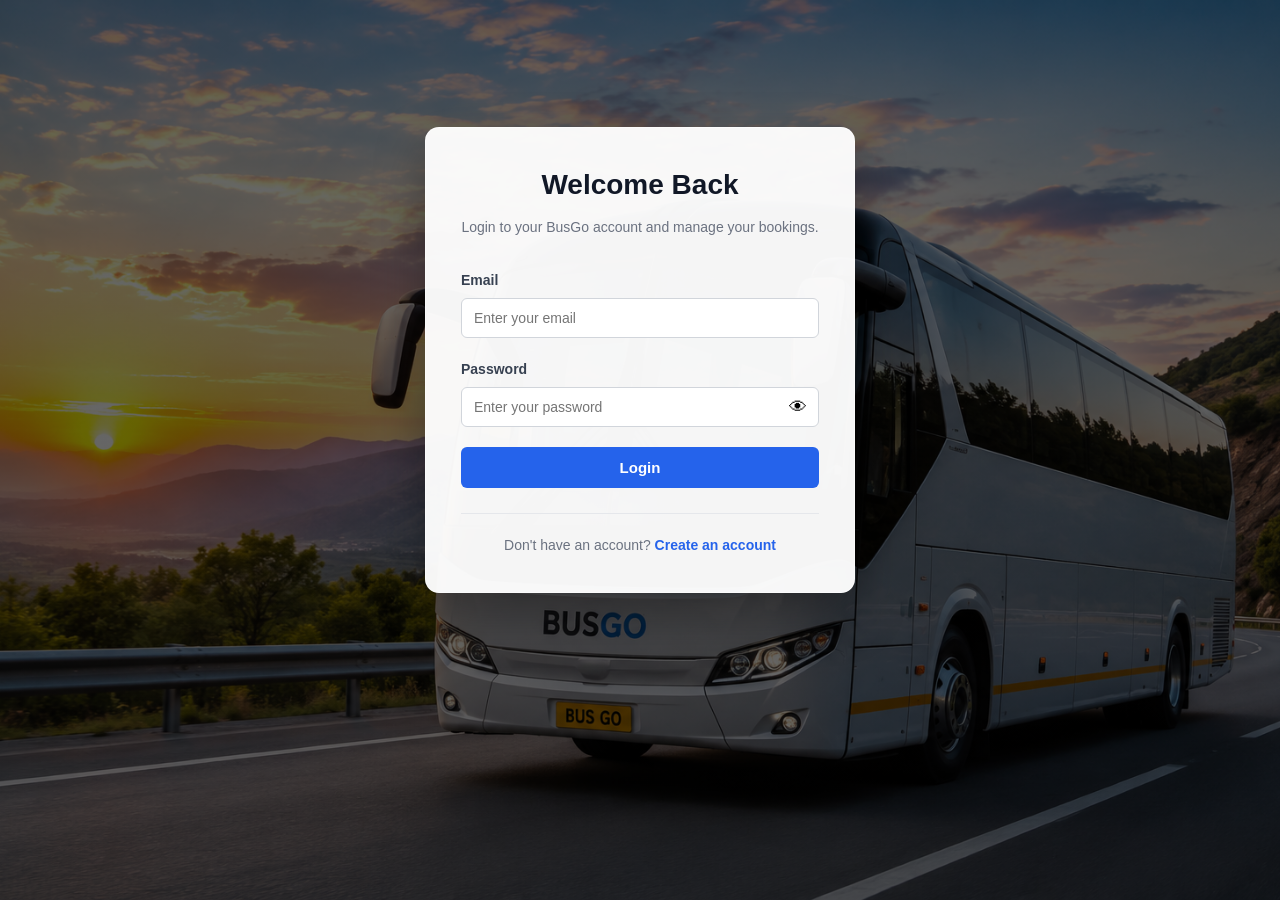
<file: Bus Booking Web App/frontend/index.html>
<!DOCTYPE html>
<html lang="en">

<head>

    <meta charset="UTF-8">

    <meta name="viewport" content="width=device-width, initial-scale=1.0">

    <title>BusGo - Bus Booking</title>

    <!-- Common CSS -->
    <link rel="stylesheet" href="./css/common.css">

    <!-- Home Page CSS -->
    <link rel="stylesheet" href="./css/home.css">

</head>


<body>


    <!-- =====================================================
         HEADER
         ===================================================== -->

    <header>

        <div class="header-container">

            <!-- Website Logo -->
            <div>
                <h2 class="logo">BusGo</h2>
            </div>


            <!-- Navigation -->
            <nav class="nav">

                <a href="index.html" class="active">
                    Home
                </a>

                <!-- <a href="buses.html">
                    Buses
                </a> -->

                <a href="my-bookings.html">
                    My Bookings
                </a>

                <a href="#about">
                    About
                </a>

                <a href="#contact">
                    Contact
                </a>

                <a href="#" id="logoutLink">
                    Logout
                </a>

            </nav>

        </div>

    </header>



    <!-- =====================================================
         MAIN CONTENT
         ===================================================== -->

    <main>


        <!-- =================================================
             HERO SECTION
             ================================================= -->

        <section class="hero">

            <div class="hero-content">

                <p class="hero-tagline">
                    TRAVEL SIMPLE. TRAVEL SMART.
                </p>

                <h1>
                    Book Your Bus Journey
                    <br>
                    With Ease
                </h1>

                <p class="hero-description">
                    Find your bus, choose your seat and book your
                    journey quickly and easily.
                </p>

                <!-- <a href="buses.html" class="primary-button">
                    Find Buses
                </a> -->

            </div>

        </section>



        <!-- =================================================
             SEARCH SECTION
             ================================================= -->

        <section class="search-section">

            <div class="search-box">

                <h2>
                    Search Your Journey
                </h2>


                <form class="search-form" id="searchForm">


                    <!-- From -->
                    <div class="form-group">

                        <label for="from">
                            From
                        </label>

                        <select id="from" name="from">

                            <option value="">
                                Select Location
                            </option>

                            <option value="madurai">
                                Madurai
                            </option>

                            <option value="chennai">
                                Chennai
                            </option>

                            <option value="coimbatore">
                                Coimbatore
                            </option>

                        </select>

                    </div>



                    <!-- To -->
                    <div class="form-group">

                        <label for="to">
                            To
                        </label>

                        <select id="to" name="to">

                            <option value="">
                                Select Location
                            </option>

                            <option value="madurai">
                                Madurai
                            </option>

                            <option value="chennai">
                                Chennai
                            </option>

                            <option value="coimbatore">
                                Coimbatore
                            </option>

                        </select>

                    </div>



                    <!-- Journey Date -->
                    <div class="form-group">

                        <label for="journeyDate">
                            Journey Date
                        </label>

                        <input type="date" id="journeyDate" name="journeyDate" required>

                    </div>



                    <!-- Search Button -->
                    <div>

                        <button type="submit" class="primary-button">
                            Search Buses
                        </button>

                    </div>


                </form>

            </div>

        </section>





        <!-- =================================================
             ABOUT SECTION
             ================================================= -->

        <section class="about-section" id="about">

            <div class="about-content">

                <h2>
                    About BusGo
                </h2>

                <p>
                    BusGo is a simple online bus booking platform
                    where passengers can search buses, select seats
                    and book their journey online.
                </p>


                <div class="about-highlight">

                    <p>
                        Simple booking. Easy seat selection.
                        Comfortable travel.
                    </p>

                </div>

            </div>

        </section>



        <!-- =================================================
             WHY CHOOSE US
             ================================================= -->

        <section class="why-section">


            <div class="section-title">

                <h2>
                    Why Choose BusGo?
                </h2>

            </div>



            <div class="feature-cards">


                <!-- Feature 1 -->
                <article class="feature-card">

                    <div class="feature-icon">
                        ✓
                    </div>

                    <h3>
                        Easy Booking
                    </h3>

                    <p>
                        Search and book your bus in a few
                        simple steps.
                    </p>

                </article>



                <!-- Feature 2 -->
                <article class="feature-card">

                    <div class="feature-icon">
                        ✓
                    </div>

                    <h3>
                        Choose Your Seat
                    </h3>

                    <p>
                        Select your preferred seat before
                        confirming your booking.
                    </p>

                </article>



                <!-- Feature 3 -->
                <article class="feature-card">

                    <div class="feature-icon">
                        ✓
                    </div>

                    <h3>
                        Manage Bookings
                    </h3>

                    <p>
                        View your booked tickets from
                        your account.
                    </p>

                </article>


            </div>

        </section>



        <!-- =================================================
             CONTACT SECTION
             ================================================= -->

        <section class="contact-section" id="contact">


            <div class="section-title">

                <h2>
                    Contact Us
                </h2>

            </div>



            <div class="contact-info">


                <!-- Email -->
                <div class="contact-card">

                    <h3>
                        Email
                    </h3>

                    <p>
                        support@busgo.com
                    </p>

                </div>



                <!-- Phone -->
                <div class="contact-card">

                    <h3>
                        Phone
                    </h3>

                    <p>
                        +91 98765 43210
                    </p>

                </div>



                <!-- Location -->
                <div class="contact-card">

                    <h3>
                        Location
                    </h3>

                    <p>
                        Madurai, Tamil Nadu
                    </p>

                </div>


            </div>

        </section>


    </main>



    <!-- =====================================================
         FOOTER
         ===================================================== -->

    <footer>

        <div class="footer-container">

            <p>
                © 2026 BusGo. All Rights Reserved.
            </p>

        </div>

    </footer>

    <script>

        // =====================================================
        // CHECK LOGIN
        // =====================================================

        const token = localStorage.getItem("token");

        if (!token) {

            // Customer is not logged in
            window.location.href = "login.html";

        }

        
        document.getElementById("searchForm").addEventListener("submit", function (event) {

            // Prevent page reload
            event.preventDefault();

            // Get selected values
            const from = document.getElementById("from").value;
            const to = document.getElementById("to").value;
            const journeyDate = document.getElementById("journeyDate").value;

            // Journey date input
            const journeyDateInput = document.getElementById("journeyDate");

            // Get today's date using local time
            const today = new Date();

            const year = today.getFullYear();
            const month = String(today.getMonth() + 1).padStart(2, "0");
            const day = String(today.getDate()).padStart(2, "0");

            const todayDate = `${year}-${month}-${day}`;

            // Prevent selecting yesterday or an earlier date
            journeyDateInput.min = todayDate;

            // Check From
            if (from === "") {
                alert("Please select departure location");
                return;
            }

            // Check To
            if (to === "") {
                alert("Please select destination");
                return;
            }

            // Check same location
            if (from === to) {
                alert("From and To locations cannot be the same");
                return;
            }

            // Check date
            if (journeyDate === "") {
                alert("Please select journey date");
                return;
            }

            if (journeyDateInput.value < todayDate) {
                alert("Past dates are not allowed. Please select today or a future date.");
                return;
            }

            // Send search values to buses page
            window.location.href =
                "buses.html?from=" + encodeURIComponent(from) +
                "&to=" + encodeURIComponent(to) +
                "&journeyDate=" + encodeURIComponent(journeyDate);
        });

        const logoutLink = document.getElementById("logoutLink");

        if (logoutLink) {

            logoutLink.addEventListener("click", function (event) {

                event.preventDefault();

                // Remove JWT token
                localStorage.removeItem("token");

                // Remove user information
                localStorage.removeItem("userId");
                localStorage.removeItem("userName");
                localStorage.removeItem("userEmail");
                localStorage.removeItem("userRole");

                // Remove selected bus / journey information
                localStorage.removeItem("journeyDate");
                localStorage.removeItem("selectedBusId");
                localStorage.removeItem("selectedBusName");
                localStorage.removeItem("selectedBusNumber");
                localStorage.removeItem("selectedBusFare");
                localStorage.removeItem("selectedBusSource");
                localStorage.removeItem("selectedBusDestination");
                localStorage.removeItem("selectedBusDeparture");
                localStorage.removeItem("selectedBusArrival");

                // Go back to login
                window.location.href = "login.html";

            });

        }
    </script>

</body>

</html>
</file>
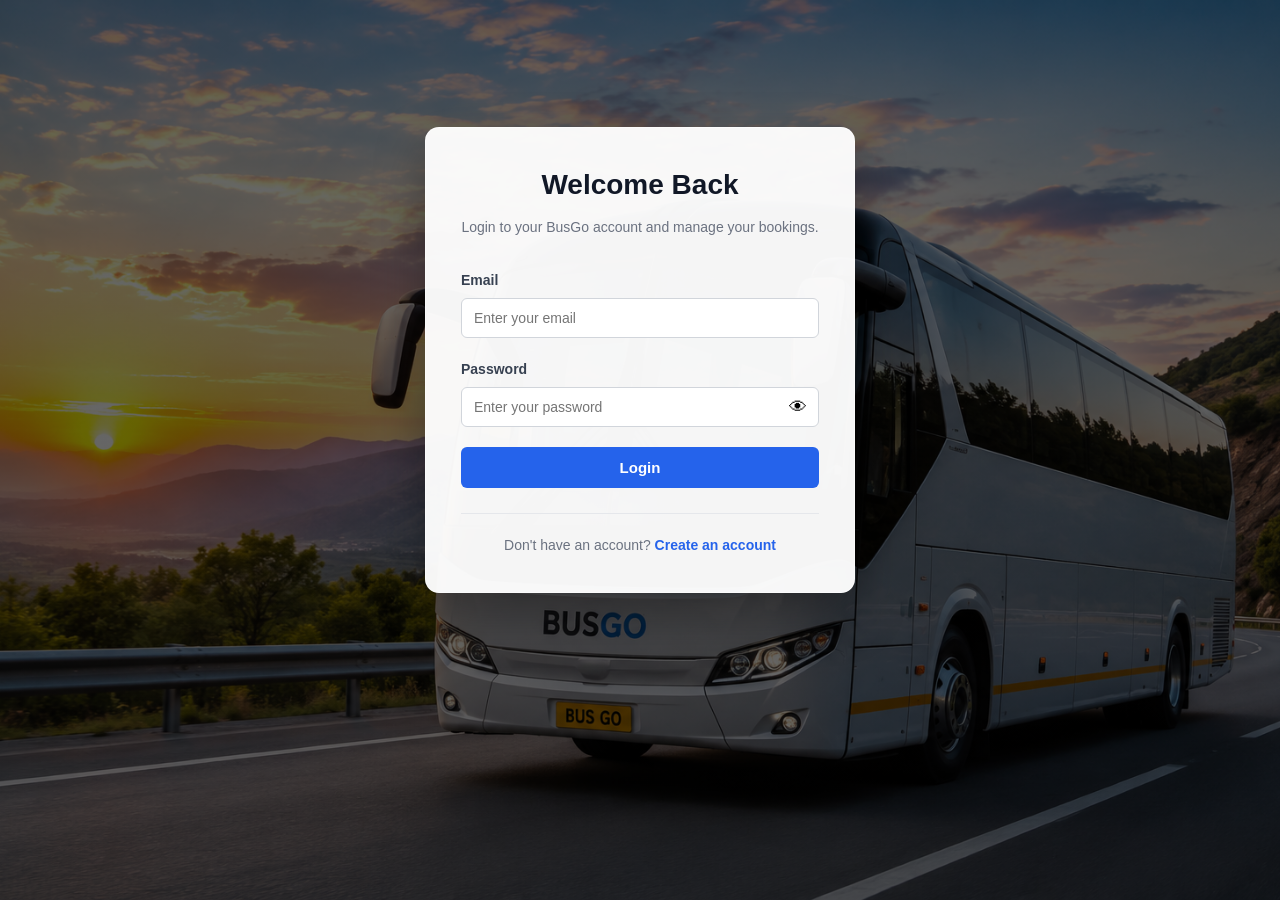
<file: Bus Booking Web App/frontend/booking-confirmation.html>
<!DOCTYPE html>
<html lang="en">

<head>

    <meta charset="UTF-8">

    <meta
        name="viewport"
        content="width=device-width, initial-scale=1.0">

    <title>BusGo - Confirm Booking</title>

    <!-- Common CSS -->
    <link rel="stylesheet" href="./css/common.css">

    <!-- Booking Confirmation CSS -->
    <link rel="stylesheet" href="./css/booking-confirmation.css">

</head>


<body>


    <!-- =====================================================
         HEADER
    ====================================================== -->

    <header class="navbar">

        <div class="logo">
            BusGo
        </div>

        <nav>

            <a href="index.html">
                Home
            </a>

            <!-- <a href="buses.html">
                Buses
            </a> -->

            <a href="my-bookings.html">
                My Bookings
            </a>

        </nav>

    </header>



    <!-- =====================================================
         MAIN
    ====================================================== -->

    <main class="confirmation-page">

        <div class="confirmation-container">


            <!-- =================================================
                 SUCCESS ICON
            ================================================== -->

            <div class="confirmation-icon">
                ✓
            </div>


            <!-- =================================================
                 TITLE
            ================================================== -->

            <h1>
                Payment Successful
            </h1>

            <p class="confirmation-subtitle">

                Your payment has been completed successfully.

            </p>



            <!-- =================================================
                 BOOKING SUMMARY
            ================================================== -->

            <section class="confirmation-card">

                <h2>
                    Booking Summary
                </h2>


                <div class="confirmation-row">

                    <span>
                        Bus
                    </span>

                    <strong id="busName">
                        --
                    </strong>

                </div>


                <div class="confirmation-row">

                    <span>
                        Route
                    </span>

                    <strong id="route">
                        --
                    </strong>

                </div>


                <div class="confirmation-row">

                    <span>
                        Journey Date
                    </span>

                    <strong id="journeyDate">
                        --
                    </strong>

                </div>


                <div class="confirmation-row">

                    <span>
                        Selected Seats
                    </span>

                    <strong id="selectedSeats">
                        --
                    </strong>

                </div>


                <div class="confirmation-divider">
                </div>


                <div class="confirmation-row">

                    <span>
                        Payment Method
                    </span>

                    <strong id="paymentMethod">
                        --
                    </strong>

                </div>


                <div class="confirmation-row">

                    <span>
                        Amount Paid
                    </span>

                    <strong id="paymentAmount">
                        ₹0.00
                    </strong>

                </div>

            </section>



            <!-- =================================================
                 INFORMATION
            ================================================== -->

            <div class="confirmation-info">

                <strong>
                    Ready to confirm your booking
                </strong>

                <p>

                    Your seats will be booked after
                    confirming the booking below.

                </p>

            </div>



            <!-- =================================================
                 MESSAGE
            ================================================== -->

            <div
                id="confirmationMessage"
                class="confirmation-message">
            </div>



            <!-- =================================================
                 CONFIRM BOOKING BUTTON
            ================================================== -->

            <button
                type="button"
                id="confirmBookingButton"
                class="confirm-button">

                Confirm Booking

            </button>



            <!-- =================================================
                 BACK BUTTON
            ================================================== -->

            <button
                type="button"
                id="backToPaymentButton"
                class="back-button">

                Back to Payment

            </button>


        </div>

    </main>



    <!-- =====================================================
         JAVASCRIPT
    ====================================================== -->

    <script src="./js/booking-confirmation.js"></script>

</body>

</html>
</file>
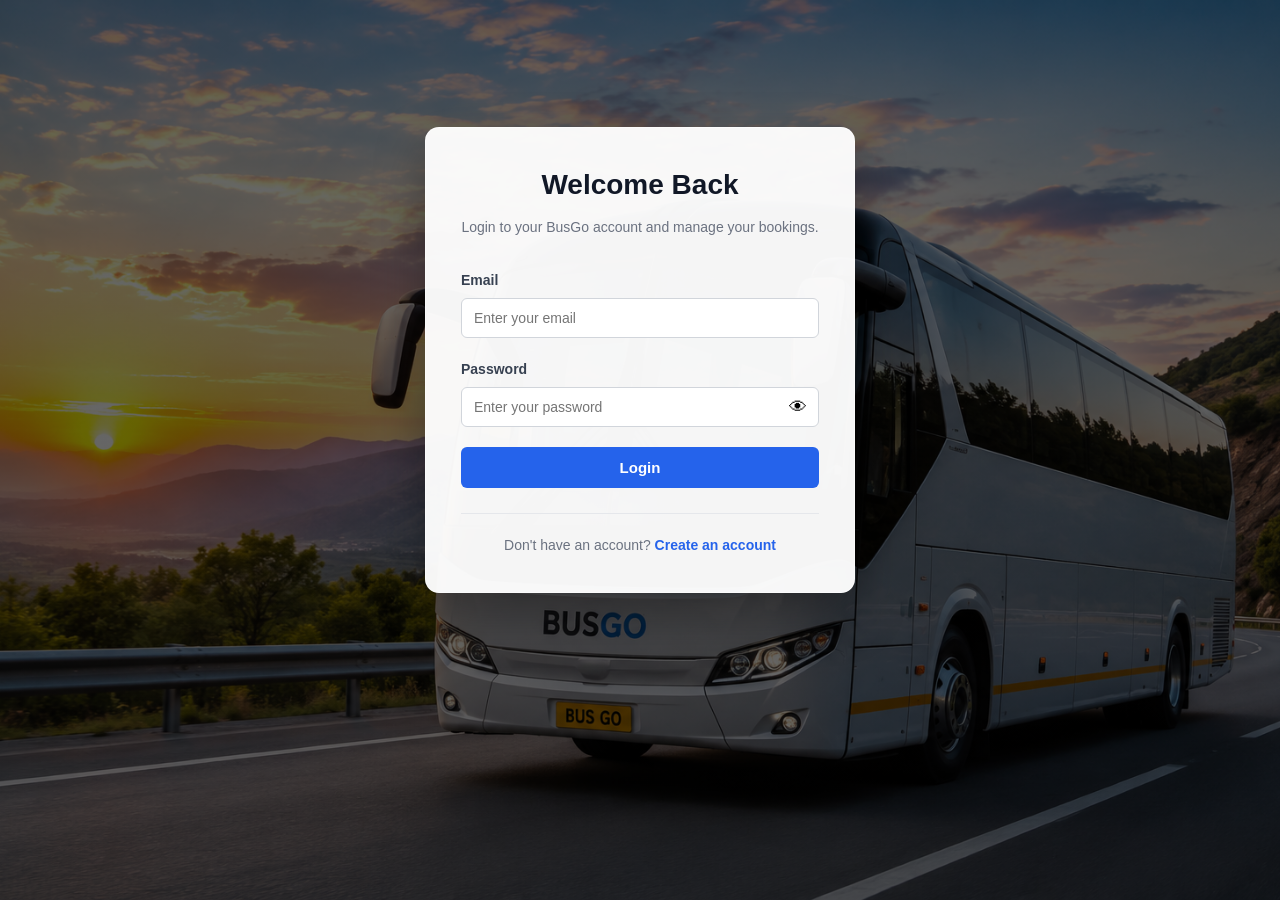
<file: Bus Booking Web App/frontend/booking.html>
<!DOCTYPE html>
<html lang="en">

<head>
    <meta charset="UTF-8">
    <meta name="viewport" content="width=device-width, initial-scale=1.0">
    <title>BusGo - Confirm Booking</title>

    <!-- Common CSS -->
    <link rel="stylesheet" href="css/common.css">

    <!-- Booking Page CSS -->
    <link rel="stylesheet" href="css/booking.css">
</head>

<body>

    <!-- HEADER -->
    <header>
        <div class="header-container">
            <h2 class="logo">BusGo</h2>

            <nav class="nav">
                <a href="index.html">Home</a>
                <!-- <a href="buses.html">Buses</a> -->
                <a href="my-bookings.html">My Bookings</a>
                <a href="#" id="logoutLink">Logout</a>
            </nav>
        </div>
    </header>


    <!-- MAIN CONTENT -->
    <main>
        <section class="booking-page">

            <!-- PAGE HEADING -->
            <div class="section-title">
                <h1>Confirm Your Booking</h1>
                <p>Enter each passenger's details and confirm your bus ticket.</p>
            </div>


            <!-- BOOKING LAYOUT -->
            <div class="booking-layout">

                <!-- LEFT: PASSENGER DETAILS -->
                <div class="passenger-card">

                    <h2>Passenger Details</h2>

                    <p class="passenger-description">
                        Enter the correct details for each selected seat.
                    </p>

                    <!-- Passenger forms will be created here by booking.js -->
                    <form id="bookingForm" class="booking-form">

                        <div id="passengerContainer">
                            <!-- JavaScript adds one passenger form for every selected seat -->
                        </div>

                        <!-- Booking Message -->
                        <div id="bookingMessage" class="booking-message"></div>

                        <!-- =====================================================
                           PAYMENT METHOD
                         ===================================================== -->
                        <section class="payment-section">

                            <h2>Payment Method</h2>

                            <p class="payment-subtitle">
                                Select your preferred payment method
                            </p>


                            <div class="payment-options">

                                <!-- Google Pay -->
                                <label class="payment-option">

                                    <input type="radio" name="paymentMethod" value="GOOGLE_PAY">

                                    <div class="payment-option-content">

                                        <strong>Google Pay</strong>

                                        <span>
                                            Pay using Google Pay
                                        </span>

                                    </div>

                                </label>


                                <!-- PhonePe -->
                                <label class="payment-option">

                                    <input type="radio" name="paymentMethod" value="PHONEPE">

                                    <div class="payment-option-content">

                                        <strong>PhonePe</strong>

                                        <span>
                                            Pay using PhonePe
                                        </span>

                                    </div>

                                </label>


                                <!-- UPI -->
                                <label class="payment-option">

                                    <input type="radio" name="paymentMethod" value="UPI">

                                    <div class="payment-option-content">

                                        <strong>UPI</strong>

                                        <span>
                                            Pay using UPI ID
                                        </span>

                                    </div>

                                </label>

                            </div>

                        </section>

                        <!-- Confirm Button -->
                        <button type="submit" id="continueBookingButton" class="confirm-booking-button">
                            Confirm Booking
                        </button>

                    </form>
                </div>


                <!-- RIGHT: BOOKING SUMMARY -->
                <aside class="booking-summary-card">

                    <h2>Booking Summary</h2>

                    <!-- SELECTED BUS -->
                    <div class="selected-bus">
                        <h3 id="busName">Bus Name</h3>

                        <p>
                            Bus Number:
                            <strong id="busNumber">-</strong>
                        </p>
                    </div>


                    <!-- JOURNEY DETAILS -->
                    <div class="booking-journey">

                        <div class="booking-journey-row">
                            <span>Route</span>
                            <strong id="busRoute">-</strong>
                        </div>

                        <div class="booking-journey-row">
                            <span>Journey Date</span>
                            <strong id="journeyDate">Loading...</strong>
                        </div>

                        <div class="booking-journey-row">
                            <span>Departure</span>
                            <strong id="departureTime">-</strong>
                        </div>

                        <div class="booking-journey-row">
                            <span>Arrival</span>
                            <strong id="arrivalTime">-</strong>
                        </div>

                    </div>


                    <!-- SELECTED SEATS -->
                    <div class="booking-journey">
                        <div class="booking-journey-row">
                            <span>Selected Seats</span>
                            <strong id="selectedSeat">-</strong>
                        </div>

                        <div class="booking-journey-row">
                            <span>Passenger Count</span>
                            <strong id="passengerCount">0</strong>
                        </div>
                    </div>


                    <!-- PRICE DETAILS -->
                    <div class="price-details">

                        <div class="price-row">
                            <span>Seat Fare</span>
                            <strong id="seatFare">₹0</strong>
                        </div>

                        <div class="price-row">
                            <span>GST (5%)</span>
                            <strong id="gstAmount">₹0</strong>
                        </div>

                        <div class="total-price">
                            <span>Total Amount</span>
                            <strong id="totalAmount">₹0</strong>
                        </div>

                    </div>


                    <!-- BOOKING INFORMATION -->
                    <div class="booking-information">
                        <h3>Booking Information</h3>
                        <p>
                            Each selected seat must have one passenger.
                            Please verify all passenger details before confirming.
                        </p>
                    </div>

                </aside>

            </div>
        </section>
    </main>


    <!-- FOOTER -->
    <footer>
        <div class="footer-container">
            <p>© 2026 BusGo. All Rights Reserved.</p>
        </div>
    </footer>


    <!-- Booking JavaScript -->
    <script src="js/booking.js"></script>

</body>

</html>
</file>
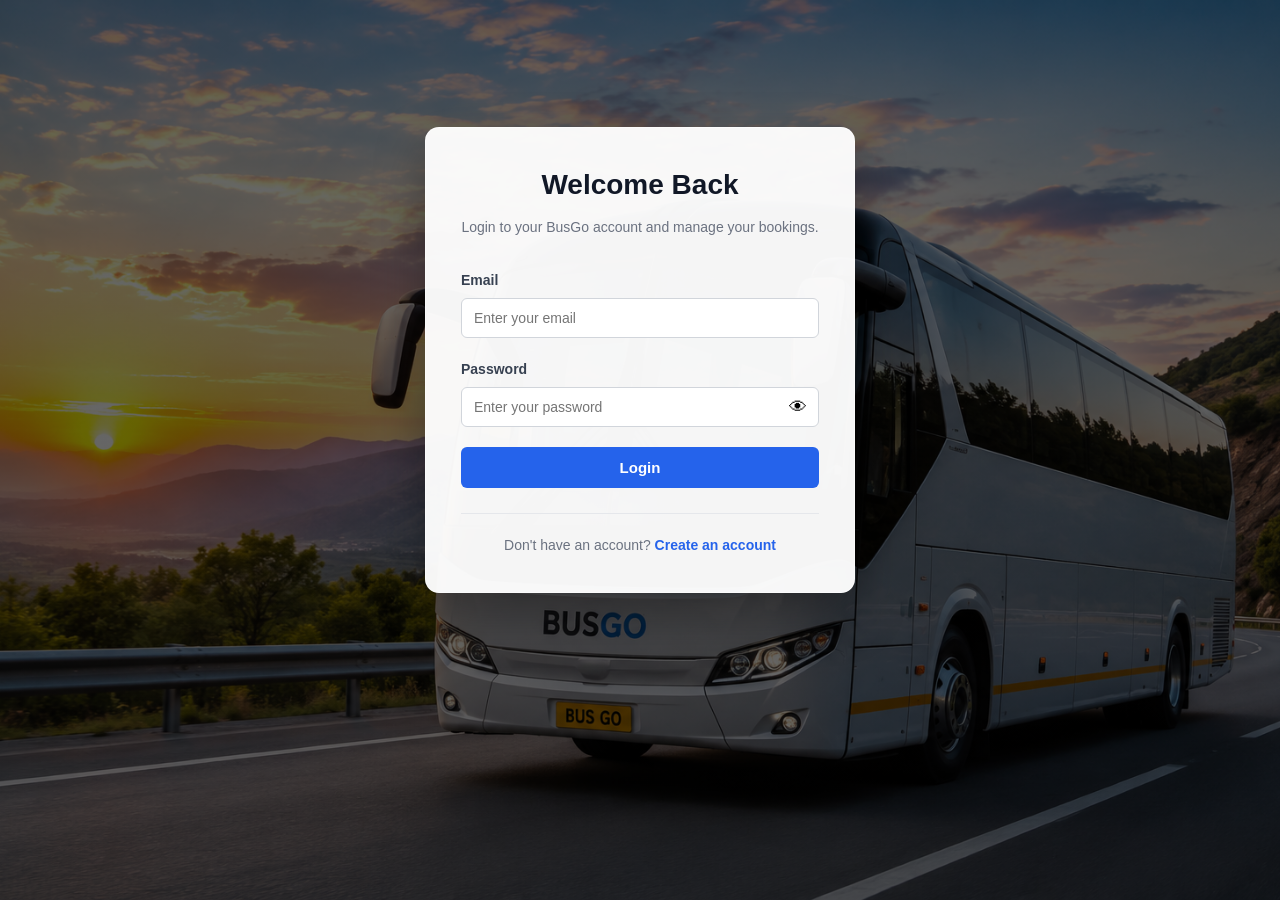
<file: Bus Booking Web App/frontend/bus-details.html>
<!DOCTYPE html>

<html lang="en">

<head>
    <meta charset="UTF-8">
    <meta name="viewport" content="width=device-width, initial-scale=1.0">

    <title>BusGo - Select Seat</title>

    <!-- Common CSS -->
    <link rel="stylesheet" href="css/common.css">

    <!-- Bus Details Page CSS -->
    <link rel="stylesheet" href="css/bus-details.css">

</head>

<body>

    <!-- =====================================================
     HEADER
     ===================================================== -->
    <header>

        <div class="header-container">

            <!-- Website Logo -->
            <h2 class="logo">BusGo</h2>

            <!-- Navigation -->
            <nav class="nav">

                <a href="index.html">Home</a>

                <!-- <a href="buses.html">Buses</a> -->

                <a href="my-bookings.html">My Bookings</a>

                <a href="#" id="logoutLink">Logout</a>

            </nav>

        </div>

    </header>


    <!-- =====================================================
     MAIN CONTENT
     ===================================================== -->
    <main>

        <section class="bus-details-page">


            <!-- =================================================
             BUS INFORMATION
             ================================================= -->
            <div class="bus-details-card">

                <h2 id="busName">Madurai Express</h2>

                <p class="bus-details-number" id="busNumber">
                    Bus Number
                </p>


                <!-- Journey Information -->
                <div class="journey-info">

                    <!-- Route -->
                    <div class="journey-item">

                        <span>Route</span>

                        <strong id="busRoute">
                            -
                        </strong>

                    </div>


                    <!-- Departure -->
                    <div class="journey-item">

                        <span>Departure</span>

                        <strong id="departureTime">
                            -
                        </strong>

                    </div>


                    <!-- Arrival -->
                    <div class="journey-item">

                        <span>Arrival</span>

                        <strong id="arrivalTime">
                            -
                        </strong>

                    </div>
                    <!-- Journey Date -->
                    <div class="journey-item">

                        <span>Journey Date</span>

                        <strong id="journeyDate">
                            -
                        </strong>

                    </div>

                    <!-- Fare -->
                    <div class="journey-item">

                        <span>Fare</span>

                        <strong id="busFare">
                            ₹0 / Seat
                        </strong>

                    </div>

                </div>

            </div>


            <!-- =================================================
             SEAT SELECTION SECTION
             ================================================= -->
            <section class="seat-selection-section">

                <h2>Select Your Seat</h2>

                <p>
                    Choose an available seat from the bus layout.
                </p>


                <!-- =================================================
                 SEAT LEGEND
                 ================================================= -->
                <div class="seat-legend">

                    <div class="legend-item">

                        <span class="legend-seat available"></span>

                        <span>Available</span>

                    </div>


                    <div class="legend-item">

                        <span class="legend-seat selected"></span>

                        <span>Selected</span>

                    </div>


                    <div class="legend-item">

                        <span class="legend-seat booked"></span>

                        <span>Booked</span>

                    </div>

                </div>


                <!-- =================================================
                 BUS SEAT AREA
                 ================================================= -->
                <div class="seat-area">


                    <!-- Driver Area -->
                    <div class="driver-area">

                        <span>Driver</span>

                        <span class="driver-icon">
                            🚍
                        </span>

                    </div>


                    <!-- Seat Layout -->
                    <div class="seat-layout">


                        <!-- Row 1 -->
                        <div class="seat-row">

                            <button type="button" class="seat available" data-seat="1">
                                01
                            </button>

                            <button type="button" class="seat available" data-seat="2">
                                02
                            </button>

                            <span class="aisle"></span>

                            <button type="button" class="seat booked" data-seat="3" disabled>
                                03
                            </button>

                            <button type="button" class="seat available" data-seat="4">
                                04
                            </button>

                        </div>


                        <!-- Row 2 -->
                        <div class="seat-row">

                            <button type="button" class="seat available" data-seat="5">
                                05
                            </button>

                            <button type="button" class="seat available" data-seat="6">
                                06
                            </button>

                            <span class="aisle"></span>

                            <button type="button" class="seat available" data-seat="7">
                                07
                            </button>

                            <button type="button" class="seat booked" data-seat="8" disabled>
                                08
                            </button>

                        </div>


                        <!-- Row 3 -->
                        <div class="seat-row">

                            <button type="button" class="seat available" data-seat="9">
                                09
                            </button>

                            <button type="button" class="seat booked" data-seat="10" disabled>
                                10
                            </button>

                            <span class="aisle"></span>

                            <button type="button" class="seat available" data-seat="11">
                                11
                            </button>

                            <button type="button" class="seat available" data-seat="12">
                                12
                            </button>

                        </div>


                        <!-- Row 4 -->
                        <div class="seat-row">

                            <button type="button" class="seat available" data-seat="13">
                                13
                            </button>

                            <button type="button" class="seat available" data-seat="14">
                                14
                            </button>

                            <span class="aisle"></span>

                            <button type="button" class="seat booked" data-seat="15" disabled>
                                15
                            </button>

                            <button type="button" class="seat available" data-seat="16">
                                16
                            </button>

                        </div>


                        <!-- Row 5 -->
                        <div class="seat-row">

                            <button type="button" class="seat available" data-seat="17">
                                17
                            </button>

                            <button type="button" class="seat available" data-seat="18">
                                18
                            </button>

                            <span class="aisle"></span>

                            <button type="button" class="seat available" data-seat="19">
                                19
                            </button>

                            <button type="button" class="seat available" data-seat="20">
                                20
                            </button>

                        </div>

                    </div>

                </div>

            </section>


            <!-- =================================================
             BOOKING SUMMARY
             ================================================= -->
            <div class="booking-summary">

                <h2>Booking Summary</h2>


                <!-- Selected Seat -->
                <div class="summary-row">

                    <span>
                        Selected Seat
                    </span>

                    <strong id="selectedSeat">
                        None
                    </strong>

                </div>


                <!-- Seat Fare -->
                <div class="summary-row">

                    <span>
                        Seat Fare
                    </span>

                    <strong id="seatFare">
                        ₹0
                    </strong>

                </div>


                <!-- Continue Button -->
                <button type="button" id="continueButton" class="continue-button" disabled>
                    Continue Booking
                </button>

            </div>

        </section>

    </main>


    <!-- =====================================================
     FOOTER
     ===================================================== -->
    <footer>

        <div class="footer-container">

            <p>
                © 2026 BusGo. All Rights Reserved.
            </p>

        </div>

    </footer>


    <!-- Bus Details JavaScript -->
    <script src="js/bus-details.js"></script>

</body>

</html>
</file>
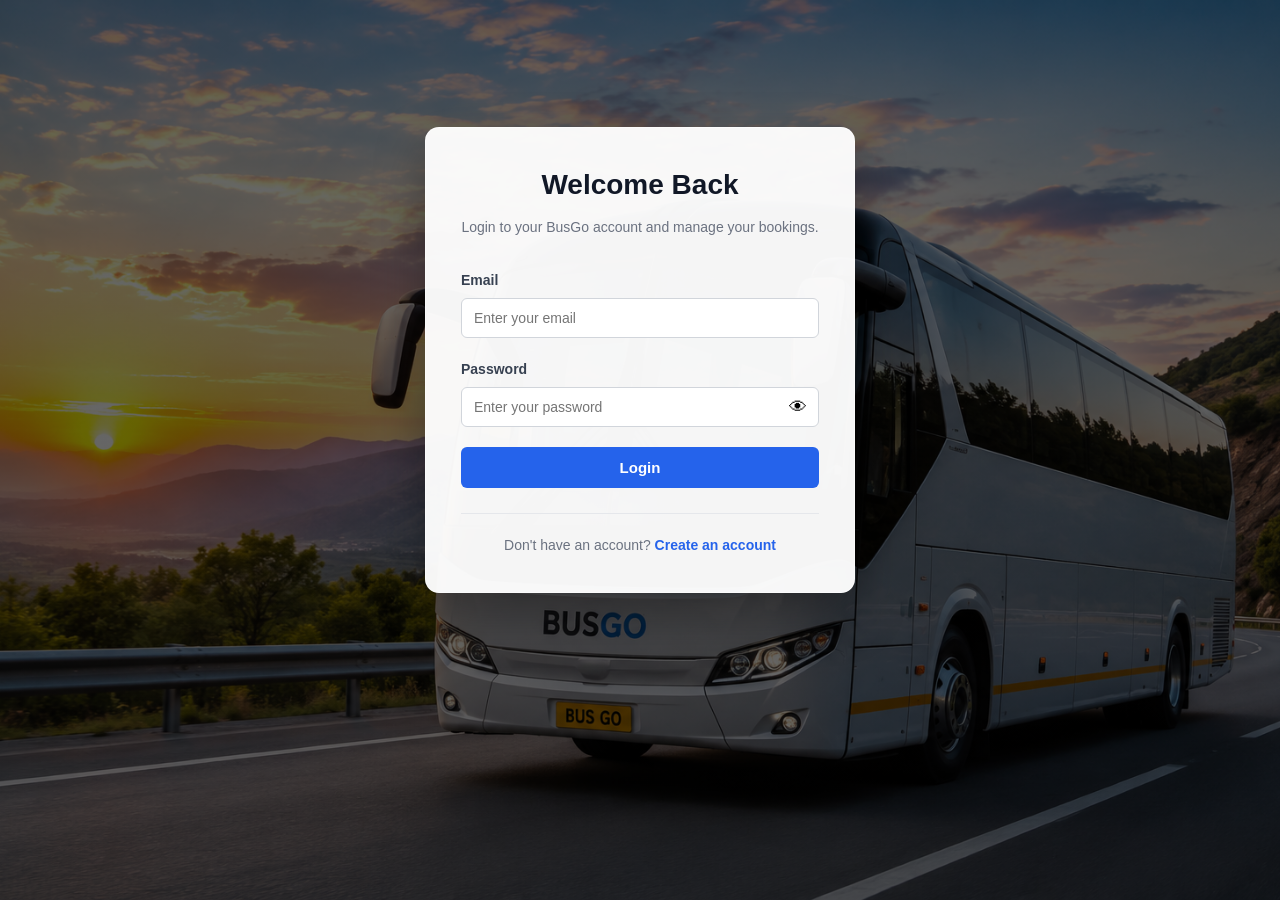
<file: Bus Booking Web App/frontend/buses.html>
<!DOCTYPE html>
<html lang="en">

<head>
    <meta charset="UTF-8">
    <meta name="viewport" content="width=device-width, initial-scale=1.0">

    <title>BusGo - Available Buses</title>

    <!-- Common styles -->
    <link rel="stylesheet" href="css/common.css">

    <!-- Buses page styles -->
    <link rel="stylesheet" href="css/buses.css">
</head>

<body>

    <!-- ================= HEADER ================= -->
    <header>
        <div class="header-container">

            <h2 class="logo">BusGo</h2>

            <nav class="nav">
                <a href="index.html">Home</a>
                <!-- <a href="buses.html" class="active">Buses</a> -->
                <a href="my-bookings.html">My Bookings</a>
                <a href="#" id="logoutLink">Logout</a>
            </nav>

        </div>
    </header>


    <!-- ================= MAIN CONTENT ================= -->
    <main>

        <section class="buses-page">

            <!-- Page title -->
            <div class="section-title">
                <h1>Available Buses</h1>

                <p>
                    Choose your bus and continue to seat selection.
                </p>
            </div>


            <!-- ================= SEARCH SUMMARY ================= -->
            <!-- <div class="search-summary" id="searchSummary">

                <div>

                    <h3>Search Details</h3> -->

            <!-- Values will come from index.html search -->
            <!-- <p>
                        <strong>From:</strong>
                        <span id="searchFrom"></span>
                    </p>

                    <p>
                        <strong>To:</strong>
                        <span id="searchTo"></span>
                    </p>

                    <p>
                        <strong>Date:</strong>
                        <span id="searchDate"></span>
                    </p>

                </div>

            </div> -->

            <div class="search-summary" id="searchSummary">

                <h3>Search Details</h3>

                <div class="search-details-row">

                    <div class="search-detail">
                        <span class="detail-label">From</span>
                        <strong id="searchFrom"></strong>
                    </div>

                    <div class="route-arrow">→</div>

                    <div class="search-detail">
                        <span class="detail-label">To</span>
                        <strong id="searchTo"></strong>
                    </div>

                    <div class="search-detail date-detail">
                        <span class="detail-label">Journey Date</span>
                        <strong id="searchDate"></strong>
                    </div>

                </div>

            </div>


            <!-- ================= BUS LIST ================= -->
            <!-- JavaScript will display matching buses here -->
            <div class="bus-list" id="busesContainer"></div>

        </section>

    </main>


    <!-- ================= FOOTER ================= -->
    <footer>

        <div class="footer-container">

            <p>
                © 2026 BusGo. All Rights Reserved.
            </p>

        </div>

    </footer>


    <!-- Buses page JavaScript -->
    <script src="js/buses.js"></script>

</body>

</html>
</file>
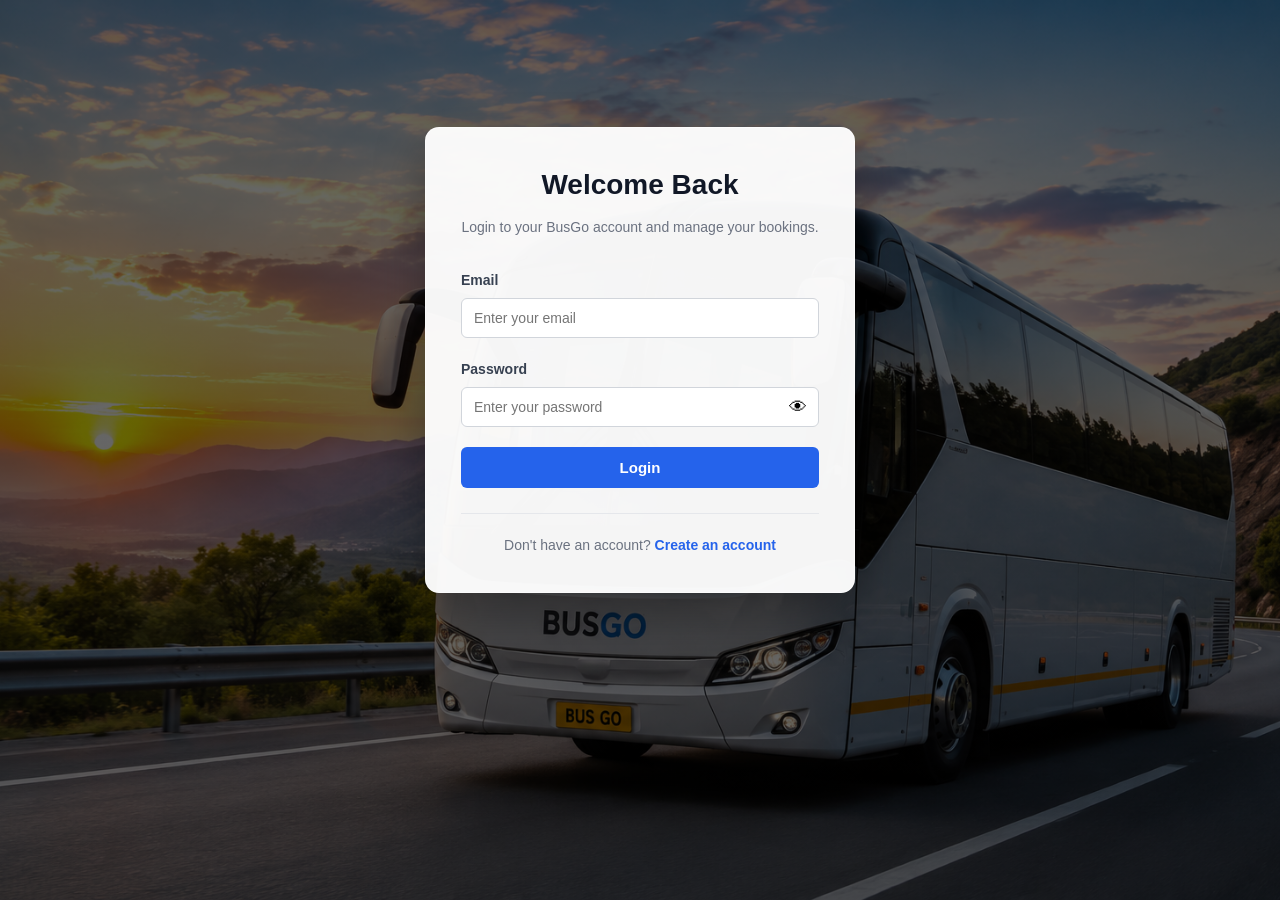
<file: Bus Booking Web App/frontend/login.html>
<!DOCTYPE html>

<html lang="en">

<head>
    <meta charset="UTF-8">
    <meta name="viewport" content="width=device-width, initial-scale=1.0">

    <title>BusGo - Login</title>

    <!-- Common CSS -->
    <link rel="stylesheet" href="css/common.css">

    <!-- Login Page CSS -->
    <link rel="stylesheet" href="css/login.css">

</head>

<body>

    <!-- =====================================================
     HEADER
     Common header used across the website
     ===================================================== -->
    <!-- <header>

        <div class="header-container"> -->

    <!-- Website Logo -->
    <!-- <h2 class="logo">BusGo</h2>

        </div> -->

    <!-- </header> -->


    <!-- =====================================================
     MAIN LOGIN AREA
     ===================================================== -->
    <main>

        <section class="login-page">

            <div class="login-brand">
                <!-- BusGo -->
            </div>
            <!-- <span>User</span> -->
            <div class="login-container">

                <!-- Login Card -->
                <div class="login-card">

                    <!-- Heading -->
                    <h1>Welcome Back</h1>

                    <p class="login-description">
                        Login to your BusGo account and manage your bookings.
                    </p>


                    <!-- Login Message
                     JavaScript will use this later
                     for error/success messages -->
                    <div id="loginMessage" class="login-message"></div>


                    <!-- =================================================
                     LOGIN FORM
                     ================================================= -->
                    <form id="loginForm" class="login-form">

                        <!-- Email -->
                        <div class="form-group">

                            <label for="email">Email</label>

                            <input type="email" id="email" name="email" placeholder="Enter your email" required>

                        </div>


                        <!-- Password -->
                        <!-- <div class="form-group">

                            <label for="password">Password</label>

                            <input type="password" id="password" name="password" placeholder="Enter your password"
                                required>

                        </div> -->

                        <div class="form-group">

                            <label for="password">
                                Password
                            </label>

                            <div class="password-wrapper">

                                <input type="password" id="password" name="password" placeholder="Enter your password"
                                    required>

                                <button type="button" class="password-toggle" id="passwordToggle"
                                    aria-label="Show password">
                                    👁
                                </button>

                            </div>

                        </div>


                        <!-- Remember Me -->
                        <!-- <div class="remember-row">

                            <div class="remember-me">

                                <input type="checkbox" id="rememberMe" name="rememberMe">

                                <label for="rememberMe">
                                    Remember me
                                </label>

                            </div> -->

                        <!-- Forgot password
                             Backend functionality can be added later -->
                        <!-- <a href="#" class="forgot-password">
                                Forgot Password?
                            </a>

                        </div> -->


                        <!-- Login Button -->
                        <button type="submit" class="login-button">
                            Login
                        </button>

                    </form>


                    <!-- Register Link -->
                    <p class="register-link">

                        Don't have an account?

                        <a href="register.html">
                            Create an account
                        </a>

                    </p>

                </div>

            </div>

            <div class="login-copyright">
                <!-- © 2026 BusGo. All Rights Reserved. -->
            </div>

        </section>

    </main>


    <!-- =====================================================
     FOOTER
     ===================================================== -->
    <!-- <footer>

        <div class="footer-container">

            <p>
                © 2026 BusGo. All Rights Reserved.
            </p>

        </div>

    </footer> -->

    <!-- Login JavaScript -->
    <script src="js/login.js"></script>
</body>

</html>
</file>
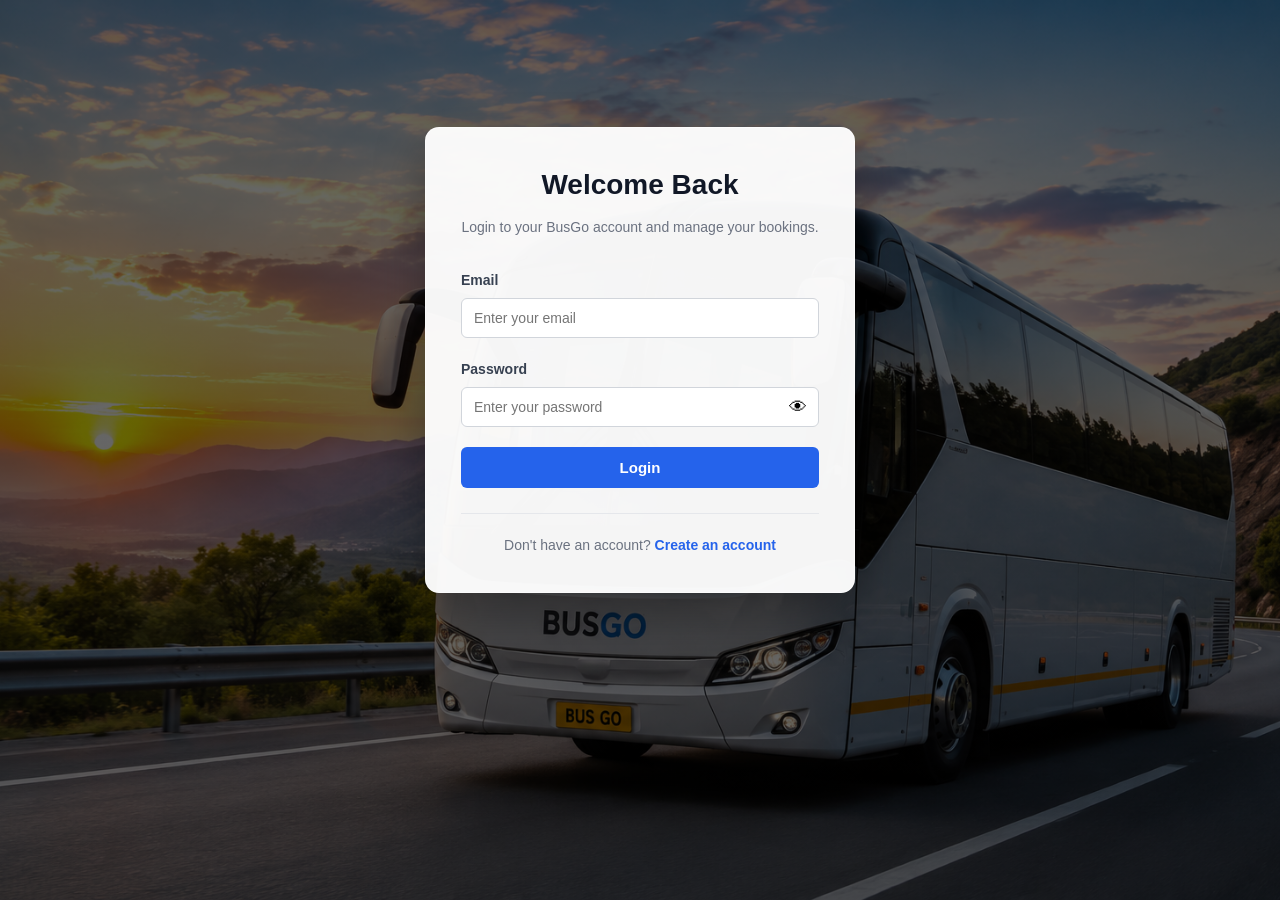
<file: Bus Booking Web App/frontend/my-bookings.html>
<!DOCTYPE html>
<html lang="en">

<head>
    <meta charset="UTF-8">
    <meta name="viewport" content="width=device-width, initial-scale=1.0">

    <title>BusGo - My Bookings</title>

    <!-- Common styles -->
    <link rel="stylesheet" href="css/common.css">

    <!-- My Bookings page styles -->
    <link rel="stylesheet" href="css/my-bookings.css">
</head>

<body>

    <!-- =========================
         HEADER
         ========================= -->
    <header>

        <div class="header-container">

            <!-- Website Logo -->
            <div class="logo">
                <h2>BusGo</h2>
            </div>

            <!-- Navigation -->
            <nav class="nav">
                <a href="index.html">Home</a>
                <!-- <a href="buses.html">Buses</a> -->
                <a class="active" href="my-bookings.html">
                    My Bookings
                </a>
                <a href="#" id="logoutLink">Logout</a>
            </nav>

        </div>

    </header>


    <!-- =========================
         MAIN CONTENT
         ========================= -->
    <main class="my-bookings-page">


        <!-- =========================
             PAGE INTRODUCTION
             ========================= -->
        <section class="my-bookings-intro">

            <h1>
                My Bookings
            </h1>

            <p>
                View and manage your bus bookings.
            </p>

        </section>


        <!-- =========================
          UPCOMING BOOKINGS
         ========================= -->
        <section class="upcoming-booking">

            <h2>
                Upcoming Journey
            </h2>

            <!-- Upcoming booking cards will be created by JavaScript -->
            <div id="upcomingBookingsContainer">

            </div>

        </section>




        <!-- =========================
             BOOKING HISTORY
             ========================= -->
        <section class="booking-history">

            <h2>
                Booking History
            </h2>


            <!-- History Table -->
            <table class="booking-history-table">

                <thead>

                    <tr>

                        <th>
                            Bus
                        </th>

                        <th>
                            Route
                        </th>

                        <th>
                            Passenger
                        </th>

                        <th>
                            Journey Date
                        </th>

                        <th>
                            Seat
                        </th>

                        <th>
                            Booking ID
                        </th>

                        <th>
                            Status
                        </th>

                        <th>
                            Action
                        </th>

                    </tr>

                </thead>

                <tbody id="bookingHistoryBody">

                </tbody>


            </table>

        </section>


        <!-- =========================
             NO BOOKINGS MESSAGE
             ========================= -->
        <section id="noBookingMessage" class="no-bookings">

            <h3>
                No Bookings Found
            </h3>

            <p>
                You have not made any bus bookings yet.
            </p>

            <a href="buses.html" class="book-now-button">
                Browse Available Buses
            </a>

        </section>

    </main>


    <!-- =========================
         FOOTER
         ========================= -->
    <footer>

        <div class="footer-container">

            <p>
                © 2026 BusGo. All Rights Reserved.
            </p>

        </div>

    </footer>


    <!-- My Bookings JavaScript -->
    <script src="js/my-bookings.js"></script>

</body>

</html>
</file>
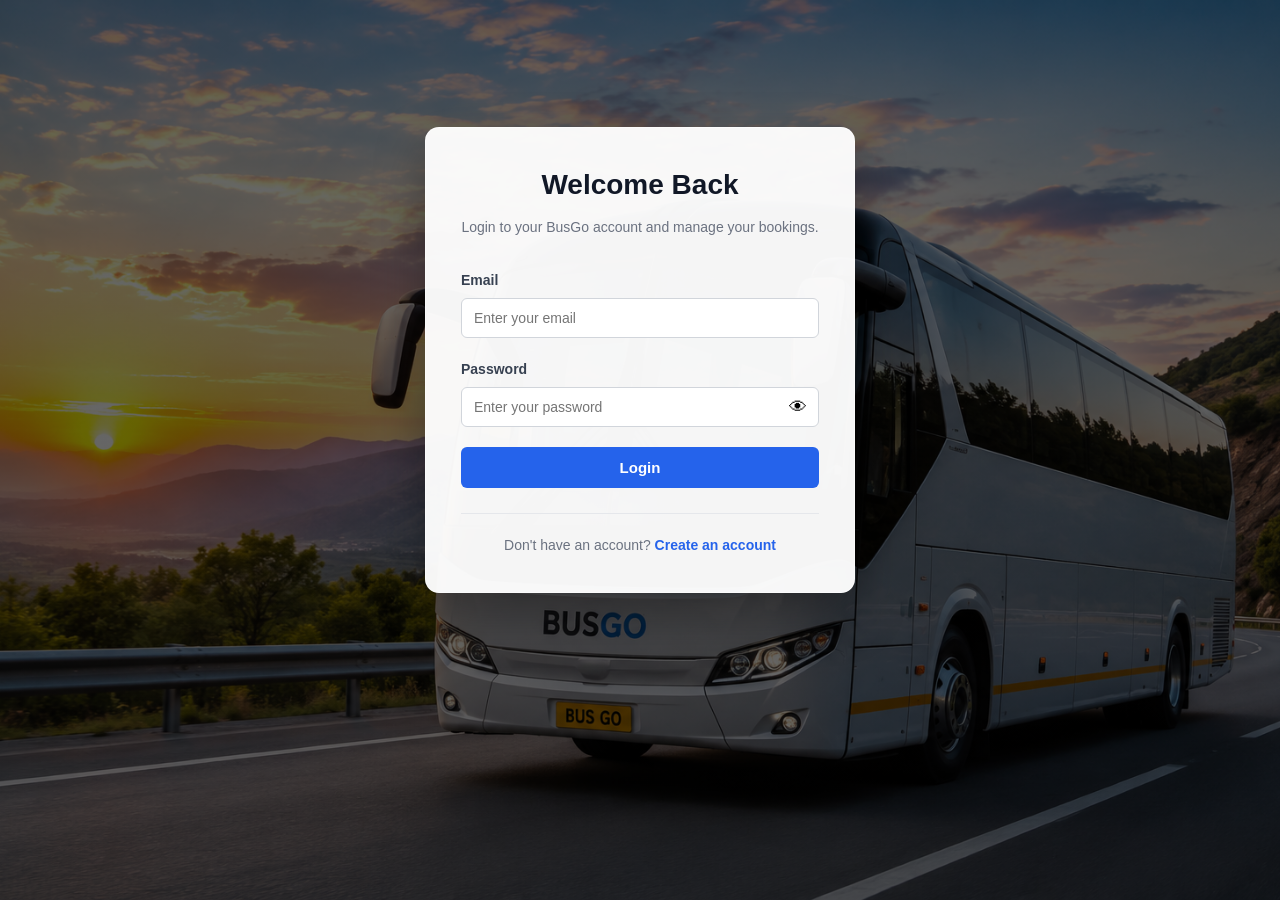
<file: Bus Booking Web App/frontend/payment.html>
<!DOCTYPE html>
<html lang="en">

<head>

    <meta charset="UTF-8">

    <meta name="viewport" content="width=device-width, initial-scale=1.0">

    <title>BusGo - Payment</title>

    <!-- Common CSS -->
    <link rel="stylesheet" href="./css/common.css">

    <!-- Payment CSS -->
    <link rel="stylesheet" href="./css/payment.css">

</head>


<body>


    <!-- =====================================================
         HEADER
    ====================================================== -->

    <header class="navbar">

        <div class="logo">
            BusGo
        </div>

        <nav>

            <a href="index.html">
                Home
            </a>

            <!-- <a href="buses.html">
                Buses
            </a> -->

            <a href="my-bookings.html">
                My Bookings
            </a>

        </nav>

    </header>



    <!-- =====================================================
         MAIN PAYMENT SECTION
    ====================================================== -->

    <main class="payment-page">

        <div class="payment-container">


            <!-- =================================================
                 PAGE TITLE
            ================================================== -->

            <div class="payment-header">

                <h1>
                    Complete Payment
                </h1>

                <p>
                    Review your payment details and continue.
                </p>

            </div>



            <!-- =================================================
                 PAYMENT SUMMARY
            ================================================== -->

            <section class="payment-card">

                <h2>
                    Payment Summary
                </h2>


                <div class="payment-row">

                    <span>
                        Bus
                    </span>

                    <strong id="busName">
                        --
                    </strong>

                </div>


                <div class="payment-row">

                    <span>
                        Route
                    </span>

                    <strong id="route">
                        --
                    </strong>

                </div>


                <div class="payment-row">

                    <span>
                        Journey Date
                    </span>

                    <strong id="journeyDate">
                        --
                    </strong>

                </div>


                <div class="payment-row">

                    <span>
                        Selected Seats
                    </span>

                    <strong id="selectedSeats">
                        --
                    </strong>

                </div>


                <div class="payment-divider"></div>


                <div class="payment-row">

                    <span>
                        Seat Fare
                    </span>

                    <strong id="seatFare">
                        ₹0.00
                    </strong>

                </div>


                <div class="payment-row">

                    <span>
                        GST (5%)
                    </span>

                    <strong id="gstAmount">
                        ₹0.00
                    </strong>

                </div>


                <div class="payment-total">

                    <span>
                        Total Amount
                    </span>

                    <strong id="totalAmount">
                        ₹0.00
                    </strong>

                </div>

            </section>



            <!-- =================================================
                 SELECTED PAYMENT METHOD
            ================================================== -->

            <section class="payment-card">

                <h2>
                    Payment Method
                </h2>


                <div class="selected-payment">

                    <span>
                        Selected Method
                    </span>

                    <strong id="paymentMethod">
                        --
                    </strong>

                </div>

            </section>



            <!-- =================================================
                 DEMO PAYMENT NOTICE
            ================================================== -->

            <div class="payment-notice">

                <strong>
                    Demo Payment
                </strong>

                <p>
                    This is a test payment screen.
                    No real money will be charged.
                </p>

            </div>



            <!-- =================================================
                 PAYMENT MESSAGE
            ================================================== -->

            <div
                id="paymentMessage"
                class="payment-message">
            </div>



            <!-- =================================================
                 PAY BUTTON
            ================================================== -->

            <button
                type="button"
                id="payButton"
                class="pay-button">

                Pay ₹0.00

            </button>


            <!-- =================================================
                 BACK BUTTON
            ================================================== -->

            <button
                type="button"
                id="backToBookingButton"
                class="back-button">

                Back to Booking

            </button>


        </div>

    </main>



    <!-- =====================================================
         PAYMENT JAVASCRIPT
    ====================================================== -->

    <script src="./js/payment.js"></script>

</body>

</html>
</file>
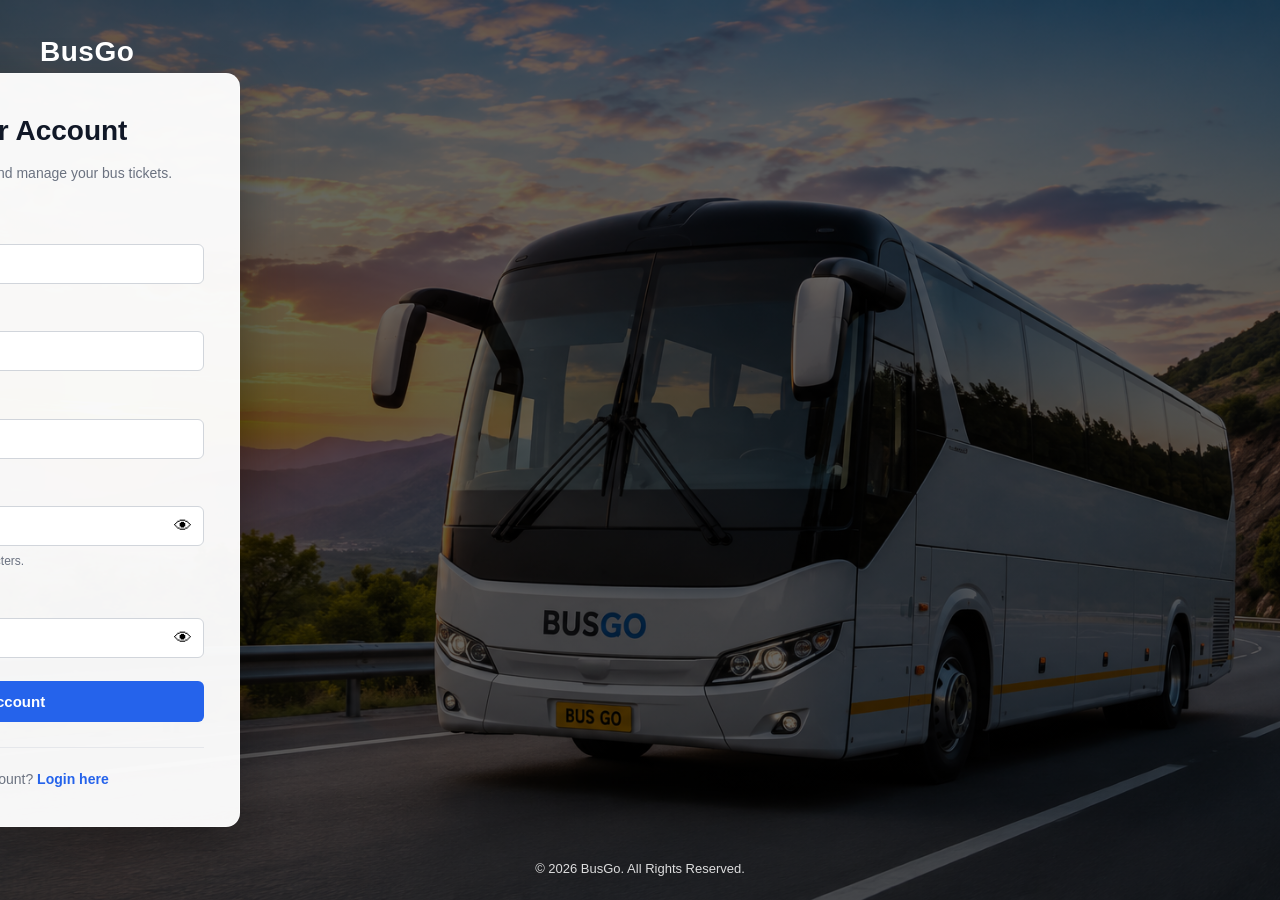
<file: Bus Booking Web App/frontend/register.html>
<!DOCTYPE html>

<html lang="en">

<head>
    <meta charset="UTF-8">
    <meta name="viewport" content="width=device-width, initial-scale=1.0">
    <title>BusGo - Register</title>

    <!-- Common CSS -->
    <link rel="stylesheet" href="./css/common.css">

    <!-- Register Page CSS -->
    <link rel="stylesheet" href="./css/register.css">

</head>

<body>
    <!-- =====================================================
     HEADER
     Common header used across the website
     ===================================================== -->
    <!-- <header>

        <div class="header-container"> -->

    <!-- Website Logo -->
    <!-- <h2 class="logo">BusGo</h2>

        </div>

    </header> -->


    <!-- =====================================================
     MAIN REGISTRATION AREA
     ===================================================== -->
    <main>

        <section class="register-page">

            <div class="register-brand">
                BusGo
            </div>

            <div class="register-container">

                <!-- Registration Card -->
                <div class="register-card">

                    <!-- Heading -->
                    <h1>Create Your Account</h1>

                    <p class="register-description">
                        Register with BusGo to book and manage your bus tickets.
                    </p>


                    <!-- Register Message
                     JavaScript will use this later
                     for error/success messages -->
                    <div id="registerMessage" class="register-message"></div>


                    <!-- =================================================
                     REGISTRATION FORM
                     ================================================= -->
                    <form id="registerForm" class="register-form">

                        <!-- Full Name -->
                        <div class="form-group">

                            <label for="name">Full Name</label>

                            <input type="text" id="name" name="name" placeholder="Enter your full name" required>

                        </div>


                        <!-- Email -->
                        <div class="form-group">

                            <label for="email">Email</label>

                            <input type="email" id="email" name="email" placeholder="Enter your email" required>

                        </div>


                        <!-- Phone -->
                        <div class="form-group">

                            <label for="phone">Phone Number</label>

                            <input type="tel" id="phone" name="phone" placeholder="Enter your phone number" required>

                        </div>


                        <!-- Password -->
                        <div class="form-group">

                            <label for="password">Password</label>

                            <div class="password-wrapper">

                                <input type="password" id="password" name="password" placeholder="Create a password"
                                    required>

                                <button type="button" class="password-toggle" id="passwordToggle"
                                    aria-label="Show password">
                                    👁
                                </button>

                            </div>

                            <p class="password-info">
                                Password should contain at least 6 characters.
                            </p>

                        </div>


                        <!-- Confirm Password -->
                        <div class="form-group">

                            <label for="confirmPassword">Confirm Password</label>

                            <div class="password-wrapper">

                                <input type="password" id="confirmPassword" name="confirmPassword"
                                    placeholder="Confirm your password" required>

                                <button type="button" class="password-toggle" id="confirmPasswordToggle"
                                    aria-label="Show password">
                                    👁
                                </button>

                            </div>

                        </div>


                        <!-- Register Button -->
                        <button type="submit" class="register-button">
                            Create Account
                        </button>

                    </form>


                    <!-- Login Link -->
                    <p class="login-link">

                        Already have an account?

                        <a href="login.html">
                            Login here
                        </a>

                    </p>

                </div>

            </div>

            <div class="register-copyright">
                © 2026 BusGo. All Rights Reserved.
            </div>
            
        </section>

    </main>


    <!-- =====================================================
     FOOTER
     ===================================================== -->
    <!-- <footer>

        <div class="footer-container">

            <p>
                © 2026 BusGo. All Rights Reserved.
            </p>

        </div>

    </footer> -->


    <!-- Register JavaScript -->
    <script src="js/register.js"></script>

</body>

</html>
</file>
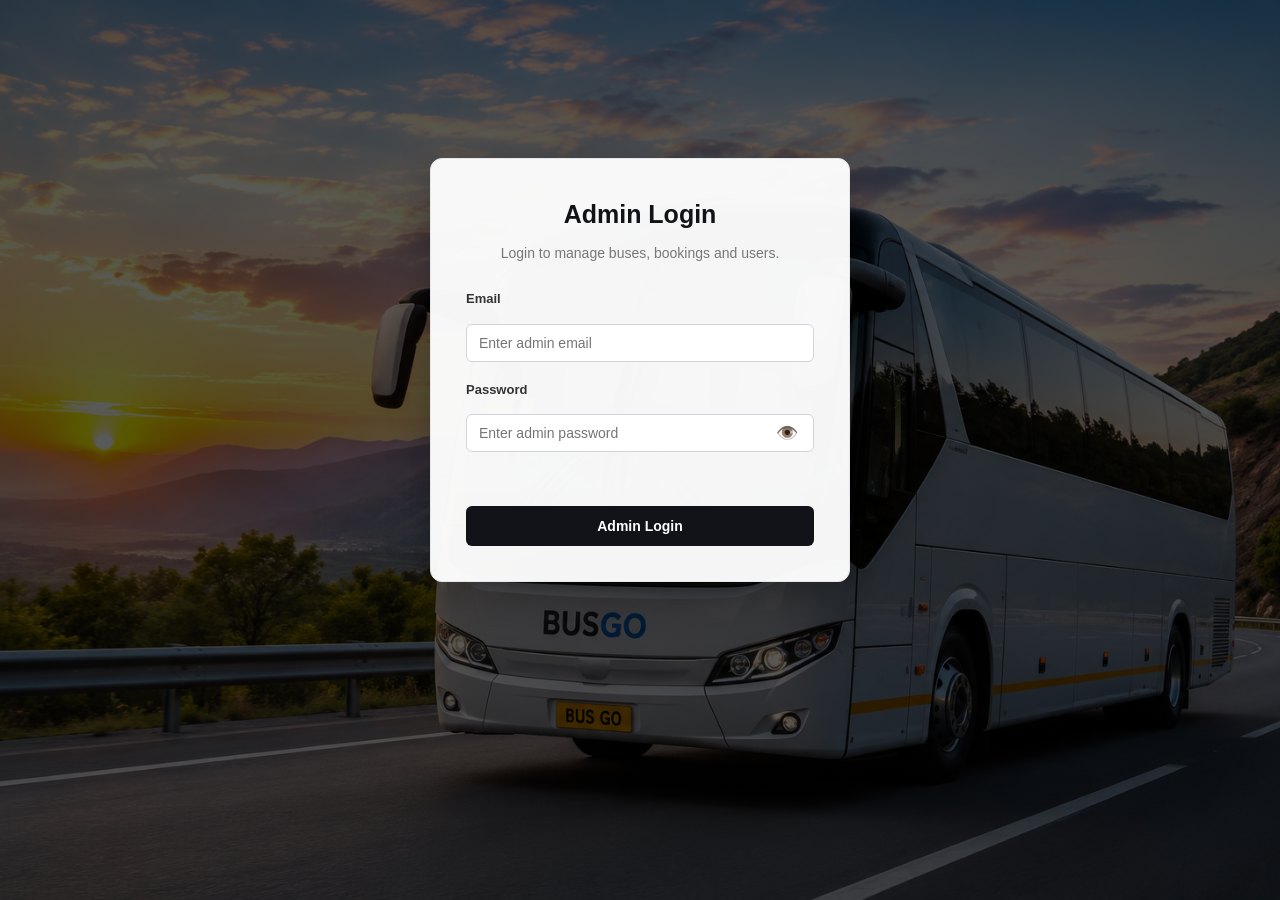
<file: Bus Booking Web App/frontend/admin/admin-login.html>
<!DOCTYPE html>
<html lang="en">

<head>
    <meta charset="UTF-8">
    <meta name="viewport" content="width=device-width, initial-scale=1.0">

    <title>BusGo - Admin Login</title>

    <!-- Common styles -->
    <link rel="stylesheet" href="../css/common.css">

    <!-- Admin common styles -->
    <link rel="stylesheet" href="../css/admin.css">
</head>

<body>

    <!-- =====================================================
         ADMIN HEADER
         ===================================================== -->
    <!-- <header class="admin-header">

        <div class="admin-header-container"> -->

    <!-- Admin Logo -->
    <!-- <a href="../index.html" class="admin-logo">
                BusGo <span>Admin</span>
            </a> -->

    <!-- Navigation -->
    <!-- <nav class="admin-nav"> -->

    <!-- <a href="../index.html">
                    Back to Website
                </a> -->

    <!-- </nav>

        </div>

    </header> -->


    <!-- =====================================================
         ADMIN LOGIN MAIN SECTION
         ===================================================== -->
    <main>

        <section class="admin-login-page">

            <div class="admin-login-brand">
                <!-- BusGo <span>Admin</span> -->
            </div>

            <!-- Login Card -->
            <div class="admin-login-card">

                <!-- Login Heading -->
                <h1>
                    Admin Login
                </h1>

                <!-- Login Description -->
                <p>
                    Login to manage buses, bookings and users.
                </p>


                <!-- =================================================
                     ADMIN LOGIN FORM
                     ================================================= -->
                <form id="adminLoginForm" class="admin-login-form">

                    <!-- Email -->
                    <div class="admin-form-group">

                        <label for="email">
                            Email
                        </label>

                        <input type="email" id="email" name="email" placeholder="Enter admin email" required>

                    </div>



                    <!-- Password -->
                    <div class="admin-form-group">

                        <label for="password">
                            Password
                        </label>

                        <div class="admin-password-wrapper">

                            <input type="password" id="password" name="password" placeholder="Enter admin password"
                                required>

                            <button type="button" id="toggleAdminPassword" class="password-toggle"
                                aria-label="Show password">
                                👁️
                            </button>

                        </div>

                    </div>


                    <!-- Login Message
                         JavaScript can display error/success here -->
                    <p id="adminLoginMessage" class="admin-login-message">
                    </p>


                    <!-- Login Button -->
                    <button type="submit" class="admin-login-button">
                        Admin Login
                    </button>

                </form>


                <!-- Back to User Login -->
                <!-- <a href="../login.html" class="admin-back-link">
                    User Login
                </a> -->

            </div>

            <div class="admin-login-copyright">
                <!-- © 2026 BusGo. All Rights Reserved. -->
            </div>

        </section>

    </main>


    <!-- =====================================================
         FOOTER
         ===================================================== -->
    <!-- <footer>

        <div class="footer-container">

            <p>
                © 2026 BusGo. All Rights Reserved.
            </p>

        </div>

    </footer> -->


    <!-- Admin Login JavaScript -->
    <script src="../js/admin-login.js"></script>

</body>

</html>
</file>
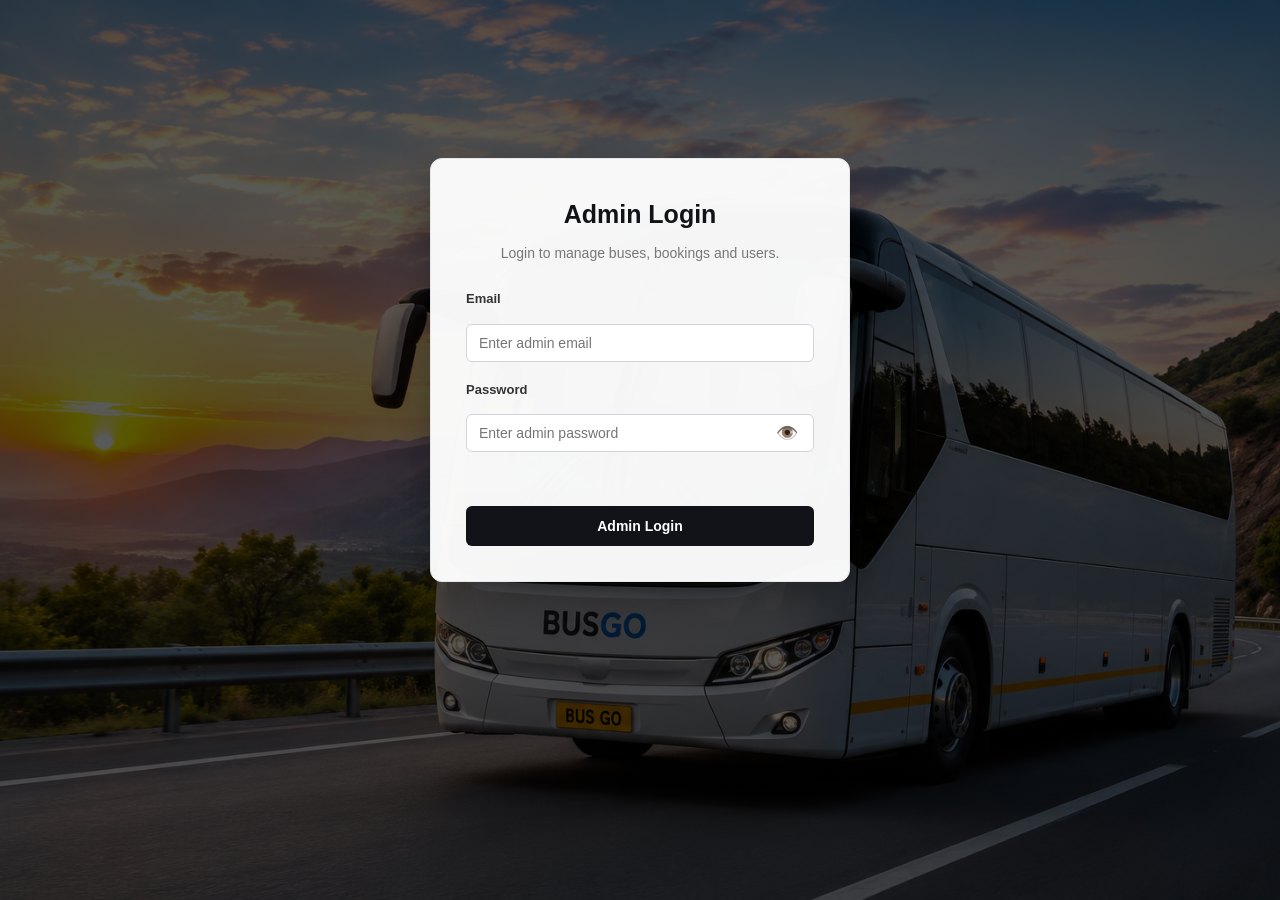
<file: Bus Booking Web App/frontend/admin/bookings.html>
<!DOCTYPE html>
<html lang="en">

<head>
    <meta charset="UTF-8">
    <meta name="viewport" content="width=device-width, initial-scale=1.0">

    <title>Manage Bookings | BusGo Admin</title>

    <!-- Common CSS -->
    <link rel="stylesheet" href="../css/common.css">

    <!-- Admin common CSS -->
    <link rel="stylesheet" href="../css/admin.css">

    <!-- Booking management page CSS -->
    <link rel="stylesheet" href="../css/admin-bookings.css">
</head>

<body>

    <!-- =====================================================
         ADMIN HEADER
         ===================================================== -->
    <header class="admin-header">

        <div class="admin-header-container">

            <!-- Admin Logo -->
            <a href="dashboard.html" class="admin-logo">
                BusGo <span>Admin</span>
            </a>

            <!-- Admin Navigation -->
            <nav class="admin-nav">

                <a href="dashboard.html">
                    Dashboard
                </a>

                <a href="buses.html">
                    Buses
                </a>

                <a href="bookings.html" class="active">
                    Bookings
                </a>

                <a href="users.html">
                    Users
                </a>

                <!-- <a href="../index.html">
                    Website
                </a> -->

                <a href="admin-login.html" class="logout">
                    Logout
                </a>

            </nav>

        </div>

    </header>


    <!-- =====================================================
         MAIN CONTENT
         ===================================================== -->
    <main class="admin-bookings-page">

        <div class="admin-container">

            <!-- =================================================
                 PAGE HEADER
                 ================================================= -->
            <section class="admin-page-header">

                <div>

                    <h1>
                        Manage Bookings
                    </h1>

                    <p>
                        View and manage all customer bus bookings.
                    </p>

                </div>

            </section>


            <!-- =================================================
                 BOOKING SUMMARY
                 ================================================= -->
            <section class="booking-summary">

                <!-- Total Bookings -->
                <div class="booking-summary-card">

                    <span>
                        Total Bookings
                    </span>

                    <strong id="totalBookings">
                        0
                    </strong>

                </div>


                <!-- Confirmed Bookings -->
                <div class="booking-summary-card">

                    <span>
                        Confirmed
                    </span>

                    <strong id="confirmedBookings">
                        0
                    </strong>

                </div>


                <!-- Cancelled Bookings -->
                <div class="booking-summary-card">

                    <span>
                        Cancelled
                    </span>

                    <strong id="cancelledBookings">
                        0
                    </strong>

                </div>

                <!-- Booking Value -->
                <div class="booking-summary-card">

                    <span>
                        Booking Value
                    </span>

                    <strong id="bookingValue">
                        ₹0
                    </strong>

                </div>


                <!-- Confirmed Value -->
                <div class="booking-summary-card">

                    <span>
                        Confirmed Value
                    </span>

                    <strong id="confirmedValue">
                        ₹0
                    </strong>

                </div>


                <!-- Cancelled Value -->
                <div class="booking-summary-card">

                    <span>
                        Cancelled Value
                    </span>

                    <strong id="cancelledValue">
                        ₹0
                    </strong>

                </div>


                <!-- Net Revenue -->
                <!-- <div class="booking-summary-card">

                    <span>
                        Net Revenue
                    </span>

                    <strong id="netRevenue">
                        ₹0
                    </strong>

                </div> -->

            </section>


            <!-- =================================================
                 SEARCH / FILTER SECTION
                 ================================================= -->
            <section class="booking-filter-section">

                <div class="booking-table-header">

                    <div>

                        <h2>
                            Booking List
                        </h2>

                    </div>

                </div>


                <!-- Filter Form -->
                <div class="booking-filter-form">

                    <!-- Search Booking -->
                    <div class="booking-filter-group">

                        <label for="bookingSearch">
                            Search
                        </label>

                        <input type="text" id="bookingSearch" placeholder="Booking ID or passenger name">

                    </div>


                    <!-- Bus Filter -->
                    <div class="booking-filter-group">

                        <label for="busFilter">
                            Bus
                        </label>

                        <select id="busFilter">

                            <option value="all">
                                All Buses
                            </option>

                        </select>

                    </div>


                    <!-- Status Filter -->
                    <div class="booking-filter-group">

                        <label for="statusFilter">
                            Status
                        </label>

                        <select id="statusFilter">

                            <option value="all">
                                All Status
                            </option>

                            <option value="confirmed">
                                Confirmed
                            </option>



                            <option value="cancelled">
                                Cancelled
                            </option>

                        </select>

                    </div>


                    <!-- Journey Date Filter -->
                    <div class="booking-filter-group">

                        <label for="bookingDate">
                            Journey Date
                        </label>

                        <input type="date" id="bookingDate">

                    </div>

                </div>

            </section>


            <!-- =================================================
                 BOOKINGS TABLE
                 ================================================= -->
            <section class="booking-table-section">

                <div class="admin-table-container">

                    <table class="booking-management-table">

                        <thead>

                            <tr>

                                <th>Booking ID</th>
                                <th>Passenger</th>
                                <th>Bus</th>
                                <th>Route</th>
                                <th>Journey Date</th>
                                <th>Seat</th>
                                <th>Amount</th>
                                <th>Status</th>
                                <th>Actions</th>

                            </tr>

                        </thead>

                        <tbody id="bookingTableBody">

                        </tbody>

                    </table>

                </div>

            </section>


            <!-- =================================================
                 BOOKING DETAILS
                 ================================================= -->
            <section class="booking-details-section" id="bookingDetails">

                <!-- Details Header -->
                <!-- <div class="booking-details-header">

                    <h2>
                        Booking Details
                    </h2>

                    <button type="button" class="close-booking-details" id="closeBookingDetails">
                        Close
                    </button>

                </div> -->
                <div class="booking-details-header">

                    <h2>
                        Booking Details
                    </h2>

                    <div class="booking-details-actions">

                        <button type="button" class="send-driver-btn" id="sendDriverBtn">
                            Send to Driver
                        </button>

                        <button type="button" class="close-booking-details" id="closeBookingDetails">
                            Close
                        </button>

                    </div>

                </div>


                <!-- Details Grid -->
                <div class="booking-details-grid">


                    <!-- =================================================
                         BOOKING INFORMATION
                         ================================================= -->
                    <div class="booking-details-card">

                        <h3>
                            Booking Information
                        </h3>

                        <div class="booking-detail-row">

                            <span class="booking-detail-label">
                                Booking ID
                            </span>

                            <span class="booking-detail-value" id="detailBookingId">
                                BG20260928001
                            </span>

                        </div>


                        <div class="booking-detail-row">

                            <span class="booking-detail-label">
                                Booking Status
                            </span>

                            <span class="booking-detail-value" id="detailStatus">
                                Confirmed
                            </span>

                        </div>


                        <div class="booking-detail-row">

                            <span class="booking-detail-label">
                                Booking Date
                            </span>

                            <span class="booking-detail-value" id="detailBookingDate">
                                -
                            </span>

                        </div>

                    </div>


                    <!-- =================================================
                     PASSENGER INFORMATION
                     ================================================= -->
                    <div class="booking-details-card">

                        <h3>
                            Passenger Information
                        </h3>


                        <!-- All Passengers -->
                        <div id="passengerList">

                        </div>

                    </div>


                    <!-- =================================================
                         JOURNEY INFORMATION
                         ================================================= -->
                    <div class="booking-details-card">

                        <h3>
                            Journey Information
                        </h3>

                        <div class="booking-detail-row">

                            <span class="booking-detail-label">
                                Bus
                            </span>

                            <span class="booking-detail-value" id="detailBus">
                                Madurai Express
                            </span>

                        </div>


                        <div class="booking-detail-row">

                            <span class="booking-detail-label">
                                Route
                            </span>

                            <span class="booking-detail-value" id="detailRoute">
                                Madurai → Chennai
                            </span>

                        </div>


                        <div class="booking-detail-row">

                            <span class="booking-detail-label">
                                Seat
                            </span>

                            <span class="booking-detail-value" id="detailSeat">
                                05
                            </span>

                        </div>


                        <div class="booking-detail-row">

                            <span class="booking-detail-label">
                                Journey Date
                            </span>

                            <span class="booking-detail-value" id="detailDate">
                                28 Sep 2026
                            </span>

                        </div>

                    </div>


                    <!-- =================================================
                         PAYMENT INFORMATION
                         ================================================= -->
                    <div class="booking-details-card booking-payment-card">

                        <h3>
                            Payment Information
                        </h3>

                        <div class="booking-detail-row">

                            <span class="booking-detail-label">
                                Seat Fare
                            </span>

                            <span class="booking-detail-value" id="detailSeatFare">
                                ₹600
                            </span>

                        </div>


                        <div class="booking-detail-row">

                            <span class="booking-detail-label">
                                GST (5%)
                            </span>

                            <span class="booking-detail-value" id="detailGst">
                                ₹0
                            </span>

                        </div>


                        <div class="booking-payment-total">

                            <span>
                                Total
                            </span>

                            <strong id="detailAmount">
                                ₹0
                            </strong>

                        </div>


                        <div class="booking-detail-row">

                            <span class="booking-detail-label">
                                Payment
                            </span>

                            <span class="booking-detail-value" id="detailPayment">
                                Paid
                            </span>

                        </div>

                    </div>

                </div>

            </section>


            <!-- =================================================
                 NO BOOKINGS MESSAGE
                 ================================================= -->
            <div class="no-bookings" id="noBookings">

                <h3>
                    No Bookings Found
                </h3>

                <p>
                    No bookings match the selected search or filters.
                </p>

            </div>

        </div>

    </main>


    <!-- =====================================================
         FOOTER
         ===================================================== -->
    <footer class="footer-container">

        <p>
            © 2026 BusGo. Admin Panel.
        </p>

    </footer>


    <!-- Booking Management JavaScript -->
    <script src="../js/admin-bookings.js"></script>

</body>

</html>
</file>
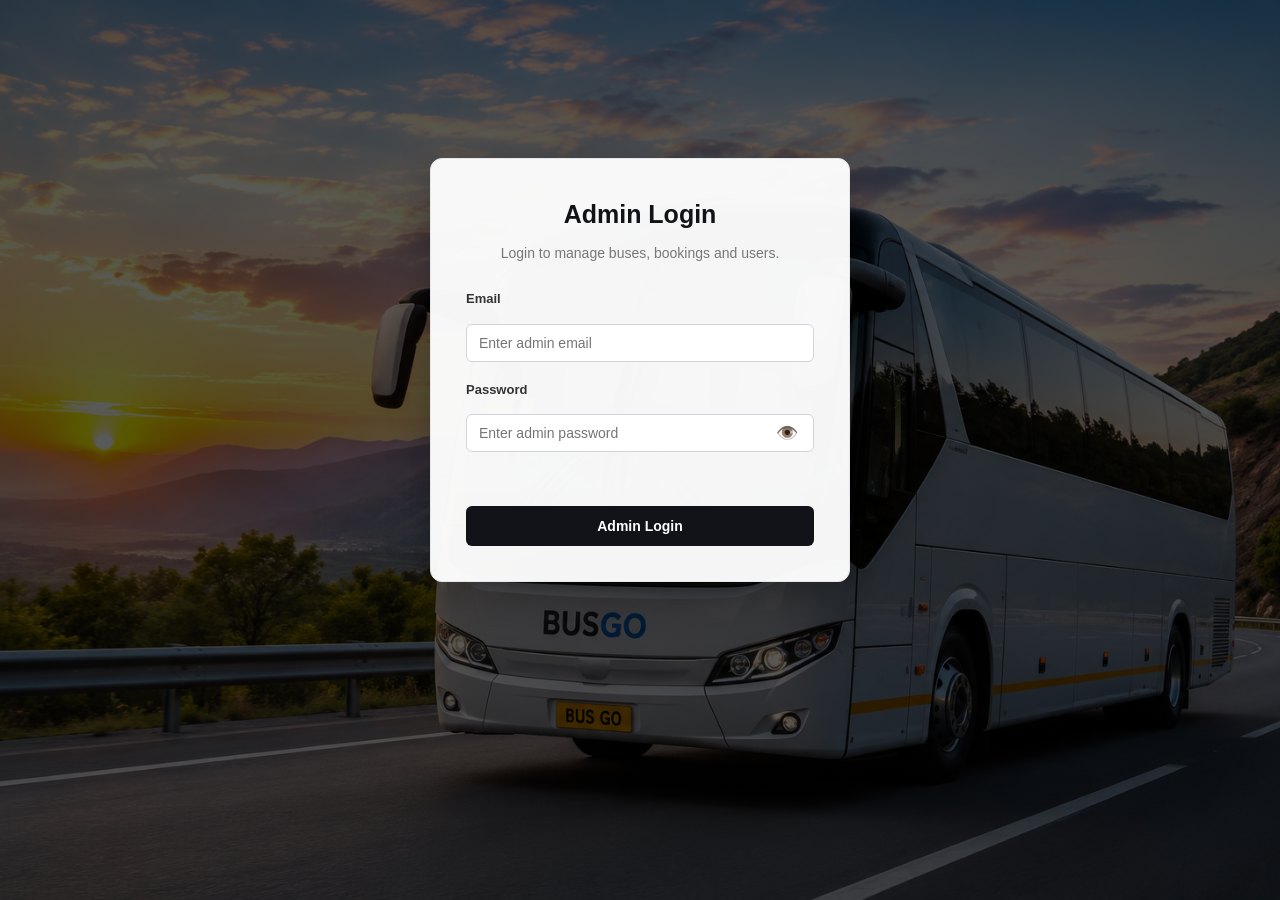
<file: Bus Booking Web App/frontend/admin/buses.html>
<!DOCTYPE html>
<html lang="en">

<head>
    <meta charset="UTF-8">
    <meta name="viewport" content="width=device-width, initial-scale=1.0">

    <title>Manage Buses | BusGo Admin</title>

    <!-- Common CSS -->
    <link rel="stylesheet" href="../css/common.css">

    <!-- Admin common CSS -->
    <link rel="stylesheet" href="../css/admin.css">

    <!-- Bus management page CSS -->
    <link rel="stylesheet" href="../css/admin-buses.css">
</head>

<body>

    <!-- =====================================================
         ADMIN HEADER
         ===================================================== -->
    <header class="admin-header">

        <div class="admin-header-container">

            <!-- Admin Logo -->
            <a href="dashboard.html" class="admin-logo">
                BusGo <span>Admin</span>
            </a>

            <!-- Admin Navigation -->
            <nav class="admin-nav">

                <a href="dashboard.html">
                    Dashboard
                </a>

                <a href="buses.html" class="active">
                    Buses
                </a>

                <a href="bookings.html">
                    Bookings
                </a>

                <a href="users.html">
                    Users
                </a>

                <!-- <a href="../index.html">
                    Website
                </a> -->

                <a href="admin-login.html" class="logout">
                    Logout
                </a>

            </nav>

        </div>

    </header>


    <!-- =====================================================
         MAIN CONTENT
         ===================================================== -->
    <main class="admin-buses-page">

        <div class="admin-container">


            <!-- =================================================
                 PAGE HEADING
                 ================================================= -->
            <section class="admin-page-header">

                <div>

                    <h1>
                        Manage Buses
                    </h1>

                    <p>
                        Add, edit and manage the buses available
                        in BusGo.
                    </p>

                </div>

                <!-- Add Bus Button -->
                <button
                    type="button"
                    id="addBusButton"
                    class="admin-primary-button">
                    + Add Bus
                </button>

            </section>


            <!-- =================================================
                 BUS SUMMARY
                 ================================================= -->
            <section class="bus-summary">


                <!-- Total Buses -->
                <article class="bus-summary-card">

                    <span>
                        Total Buses
                    </span>

                    <strong id="totalBuses">
                        0
                    </strong>

                </article>


                <!-- Active Buses -->
                <article class="bus-summary-card">

                    <span>
                        Active Buses
                    </span>

                    <strong id="activeBuses">
                        0
                    </strong>

                </article>


                <!-- Disabled Buses -->
                <article class="bus-summary-card">

                    <span>
                        Disabled Buses
                    </span>

                    <strong id="disabledBuses">
                        0
                    </strong>

                </article>

            </section>


            <!-- =================================================
                 BUS TABLE SECTION
                 ================================================= -->
            <section class="bus-table-section">

                <!-- Table Header -->
                <div class="bus-table-header">

                    <div>

                        <h2>
                            Bus List
                        </h2>

                    </div>

                </div>


                <!-- Table Container -->
                <div class="admin-table-container">

                    <table class="bus-management-table">

                        <!-- Table Header -->
                        <thead>

                            <tr>

                                <th>
                                    Bus
                                </th>

                                <th>
                                    Route
                                </th>

                                <th>
                                    Departure
                                </th>

                                <th>
                                    Arrival
                                </th>

                                <th>
                                    Total Seats
                                </th>

                                <th>
                                    Fare
                                </th>

                                <th>
                                    Status
                                </th>

                                <th>
                                    Actions
                                </th>

                            </tr>

                        </thead>


                        <!-- Table Data -->
                        <tbody id="busTableBody">
                           

                        </tbody>

                    </table>

                </div>

            </section>


            <!-- =================================================
                 ADD / EDIT BUS FORM
                 Hidden initially.
                 JavaScript adds "show" class.
                 ================================================= -->
            <section
                class="bus-form-section"
                id="busFormSection">


                <!-- Form Header -->
                <div class="bus-form-header">

                    <div>

                        <h2 id="busFormTitle">
                            Add New Bus
                        </h2>

                    </div>

                    <button
                        type="button"
                        class="bus-form-close"
                        id="cancelBusButton">
                        Close
                    </button>

                </div>


                <!-- Bus Form -->
                <form
                    id="busForm"
                    class="bus-form">


                    <!-- Bus Name + Bus Number -->
                    <div class="bus-form-row">

                        <!-- Bus Name -->
                        <div class="bus-form-group">

                            <label for="busName">
                                Bus Name
                            </label>

                            <input
                                type="text"
                                id="busName"
                                name="busName"
                                placeholder="Enter bus name"
                                required>

                        </div>


                        <!-- Bus Number -->
                        <div class="bus-form-group">

                            <label for="busNumber">
                                Bus Number
                            </label>

                            <input
                                type="text"
                                id="busNumber"
                                name="busNumber"
                                placeholder="Example: TN 58 AB 1234"
                                required>

                        </div>

                    </div>


                    <!-- From + To -->
                    <div class="bus-form-row">

                        <!-- From -->
                        <div class="bus-form-group">

                            <label for="fromLocation">
                                From
                            </label>

                            <input
                                type="text"
                                id="fromLocation"
                                name="fromLocation"
                                placeholder="Enter starting location"
                                required>

                        </div>


                        <!-- To -->
                        <div class="bus-form-group">

                            <label for="toLocation">
                                To
                            </label>

                            <input
                                type="text"
                                id="toLocation"
                                name="toLocation"
                                placeholder="Enter destination"
                                required>

                        </div>

                    </div>


                    <!-- Time + Seats + Fare -->
                    <div class="bus-form-row three-columns">

                        <!-- Departure -->
                        <div class="bus-form-group">

                            <label for="departureTime">
                                Departure Time
                            </label>

                            <input
                                type="time"
                                id="departureTime"
                                name="departureTime"
                                required>

                        </div>


                        <!-- Arrival -->
                        <div class="bus-form-group">

                            <label for="arrivalTime">
                                Arrival Time
                            </label>

                            <input
                                type="time"
                                id="arrivalTime"
                                name="arrivalTime"
                                required>

                        </div>


                        <!-- Total Seats -->
                        <div class="bus-form-group">

                            <label for="totalSeats">
                                Total Seats
                            </label>

                            <input
                                type="number"
                                id="totalSeats"
                                name="totalSeats"
                                value="40"
                                min="1"
                                required>

                        </div>

                    </div>


                    <!-- Fare + Status -->
                    <div class="bus-form-row">

                        <!-- Fare -->
                        <div class="bus-form-group">

                            <label for="fare">
                                Fare
                            </label>

                            <input
                                type="number"
                                id="fare"
                                name="fare"
                                placeholder="Enter fare"
                                min="1"
                                required>

                        </div>


                        <!-- Status -->
                        <div class="bus-form-group">

                            <label for="busStatus">
                                Status
                            </label>

                            <select
                                id="busStatus"
                                name="busStatus">

                                <option value="ACTIVE">
                                    Active
                                </option>

                                <option value="DISABLED">
                                    Disabled
                                </option>

                            </select>

                        </div>

                    </div>


                    <!-- Form Message -->
                    <div
                        id="busFormMessage"
                        class="bus-form-message">
                    </div>


                    <!-- Form Buttons -->
                    <div class="bus-form-actions">

                        <button
                            type="submit"
                            id="saveBusButton"
                            class="save-bus-button">
                            Save Bus
                        </button>

                        <button
                            type="button"
                            id="cancelBusButtonBottom"
                            class="cancel-bus-button">
                            Cancel
                        </button>

                    </div>

                </form>

            </section>

        </div>

    </main>


    <!-- =====================================================
         FOOTER
         ===================================================== -->
    <footer>

        <div class="footer-container">

            <p>
                © 2026 BusGo. Admin Panel.
            </p>

        </div>

    </footer>


    <!-- Admin Bus JavaScript -->
    <script src="../js/admin-buses.js"></script>

</body>

</html>
</file>
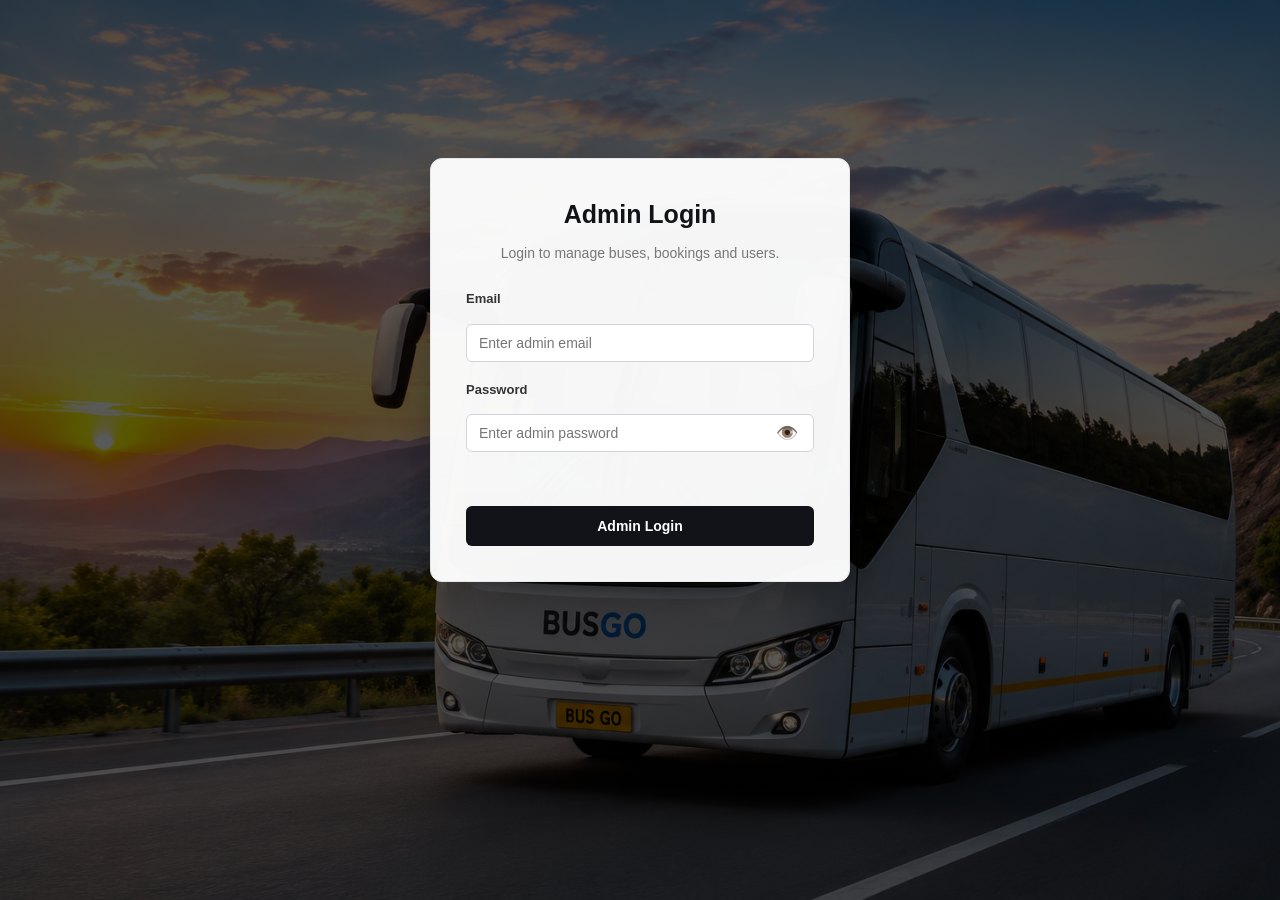
<file: Bus Booking Web App/frontend/admin/dashboard.html>
<!DOCTYPE html>
<html lang="en">

<head>
    <meta charset="UTF-8">
    <meta name="viewport" content="width=device-width, initial-scale=1.0">

    <title>BusGo - Admin Dashboard</title>

    <!-- Common styles -->
    <link rel="stylesheet" href="../css/common.css">

    <!-- Admin common styles -->
    <link rel="stylesheet" href="../css/admin.css">

    <!-- Dashboard page styles -->
    <link rel="stylesheet" href="../css/dashboard.css">
</head>

<body>

    <!-- =====================================================
         ADMIN HEADER
         ===================================================== -->
    <header class="admin-header">

        <div class="admin-header-container">

            <!-- Admin Logo -->
            <a href="dashboard.html" class="admin-logo">
                BusGo <span>Admin</span>
            </a>

            <!-- Admin Navigation -->
            <nav class="admin-nav">

                <!-- Current page -->
                <a href="dashboard.html" class="active">
                    Dashboard
                </a>

                <a href="buses.html">
                    Buses
                </a>

                <a href="bookings.html">
                    Bookings
                </a>

                <a href="users.html">
                    Users
                </a>

                <!-- <a href="../index.html">
                    Website
                </a> -->

                <a href="admin-login.html" class="logout">
                    Logout
                </a>

            </nav>

        </div>

    </header>


    <!-- =====================================================
         MAIN DASHBOARD
         ===================================================== -->
    <main class="admin-page">

        <div class="admin-container">


            <!-- =================================================
                 DASHBOARD WELCOME
                 ================================================= -->
            <section class="dashboard-welcome">

                <h1>
                    Dashboard
                </h1>

                <p>
                    Welcome back, Admin. Manage your bus booking
                    system from here.
                </p>

            </section>


            <!-- =================================================
                 SUMMARY CARDS
                 ================================================= -->
            <section class="dashboard-summary">


                <!-- Total Buses -->
                <article class="dashboard-summary-card">

                    <span>
                        Total Buses
                    </span>

                    <strong id="totalBuses">
                        0
                    </strong>

                    <small>
                        Active buses
                    </small>

                    <a href="buses.html" class="view-all-link">
                        Manage Buses
                    </a>

                </article>


                <!-- Total Bookings -->
                <article class="dashboard-summary-card">

                    <span>
                        Total Bookings
                    </span>

                    <strong id="totalBookings">
                        0
                    </strong>

                    <small>
                        All bookings
                    </small>

                    <a href="bookings.html" class="view-all-link">
                        View Bookings
                    </a>

                </article>


                <!-- Registered Users -->
                <article class="dashboard-summary-card">

                    <span>
                        Registered Users
                    </span>

                    <strong id="totalUsers">
                        0
                    </strong>

                    <small>
                        Registered customers
                    </small>

                    <a href="users.html" class="view-all-link">
                        View Users
                    </a>

                </article>


                <!-- Today's Bookings -->
                <article class="dashboard-summary-card">

                    <span>
                        Today's Bookings
                    </span>

                    <strong id="todayBookings">
                        0
                    </strong>

                    <small>
                        Bookings today
                    </small>

                    <a href="bookings.html?filter=today" class="view-all-link">
                        View Today
                    </a>

                </article>

            </section>


            <!-- =================================================
                 QUICK ACTIONS
                 ================================================= -->
            <!-- <section class="quick-actions">

                <h2>
                    Quick Actions
                </h2>

                <div class="quick-action-list">

                    <a
                        href="buses.html"
                        class="quick-action">
                        Manage Buses
                    </a>

                    <a
                        href="bookings.html"
                        class="quick-action">
                        Manage Bookings
                    </a>

                    <a
                        href="users.html"
                        class="quick-action">
                        Manage Users
                    </a>

                </div>

            </section> -->


            <!-- =================================================
                 DASHBOARD CONTENT
                 Bus Schedule + Recent Bookings
                 ================================================= -->
            <section class="dashboard-content">


                <!-- =================================================
                     TODAY'S BUS SCHEDULE
                     ================================================= -->
                <div class="dashboard-section">

                    <h2>
                        Today's Bus Schedule
                    </h2>

                    <div class="bus-schedule-list" id="busScheduleList">


                    </div>

                </div>


                <!-- =================================================
                     RECENT BOOKINGS
                     ================================================= -->
                <div class="dashboard-section">

                    <h2>
                        Recent Bookings
                    </h2>

                    <div class="recent-bookings" id="recentBookings">

                        <!-- View All -->
                        <a href="bookings.html" class="view-all-link">
                            View All Bookings
                        </a>

                    </div>

                </div>

            </section>

        </div>

    </main>


    <!-- =====================================================
         FOOTER
         ===================================================== -->
    <footer>

        <div class="footer-container">

            <p>
                © 2026 BusGo Admin. All Rights Reserved.
            </p>

        </div>

    </footer>


    <!-- Dashboard JavaScript -->
    <script src="../js/dashboard.js"></script>

</body>

</html>
</file>
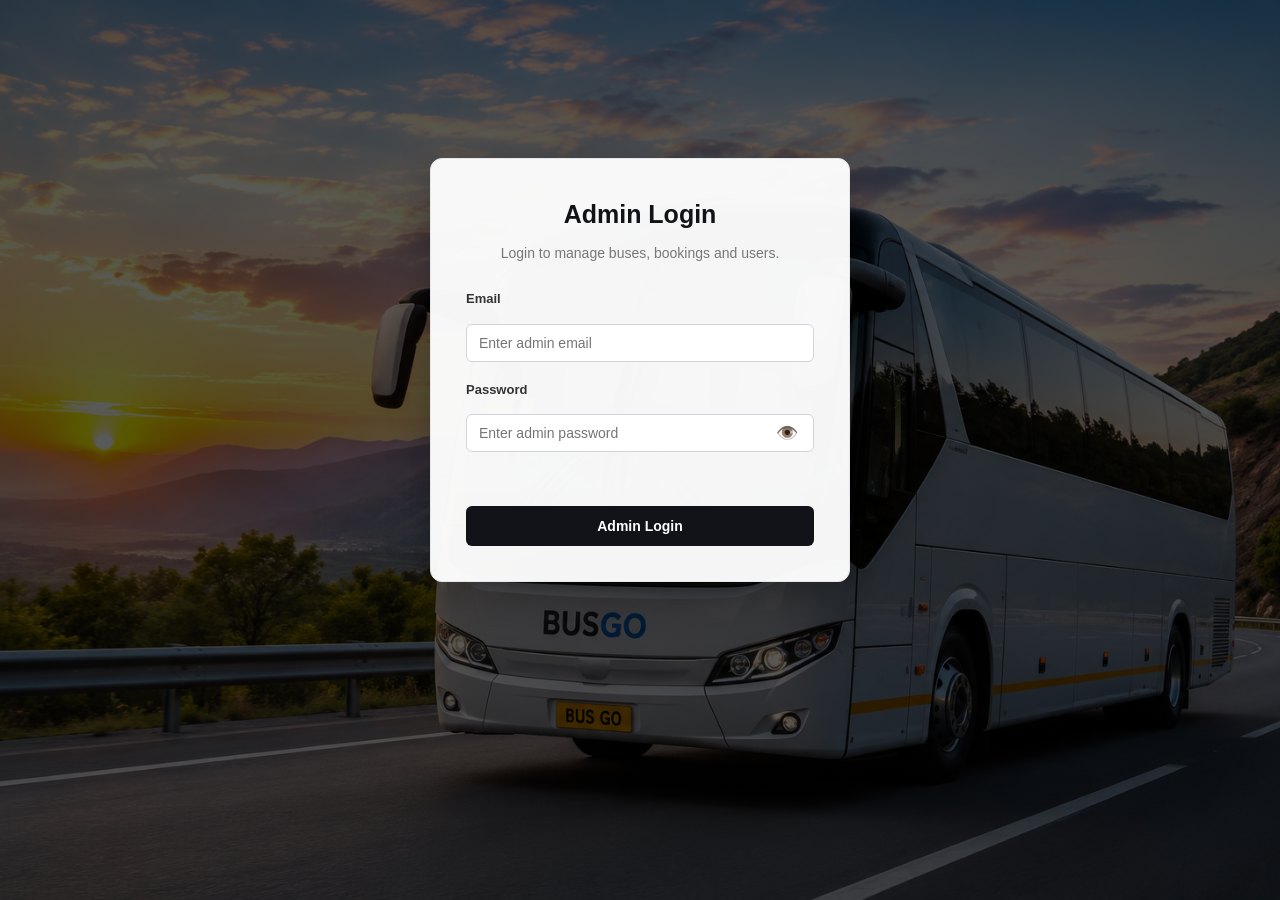
<file: Bus Booking Web App/frontend/admin/users.html>
<!DOCTYPE html>
<html lang="en">

<head>

    <!-- Character Encoding -->
    <meta charset="UTF-8">

    <!-- Responsive Design -->
    <meta name="viewport" content="width=device-width, initial-scale=1.0">

    <title>Manage Users | BusGo Admin</title>

    <!-- Common CSS -->
    <link rel="stylesheet" href="../css/common.css">

    <!-- Admin Common CSS -->
    <link rel="stylesheet" href="../css/admin.css">

    <!-- Users Page CSS -->
    <link rel="stylesheet" href="../css/admin-users.css">

</head>


<body>


    <!-- =====================================================
         ADMIN HEADER
         ===================================================== -->
    <header class="admin-header">

        <div class="admin-header-container">

            <!-- Admin Logo -->
            <a href="dashboard.html" class="admin-logo">
                BusGo <span>Admin</span>
            </a>


            <!-- Admin Navigation -->
            <nav class="admin-nav">

                <a href="dashboard.html">
                    Dashboard
                </a>

                <a href="buses.html">
                    Buses
                </a>

                <a href="bookings.html">
                    Bookings
                </a>

                <a href="users.html" class="active">
                    Users
                </a>

                <!-- <a href="../index.html">
                    Website
                </a> -->

                <a href="admin-login.html" class="logout">
                    Logout
                </a>

            </nav>

        </div>

    </header>


    <!-- =====================================================
         MAIN CONTENT
         ===================================================== -->
    <main class="admin-users-page">

        <div class="admin-container">


            <!-- =================================================
                 PAGE HEADER
                 ================================================= -->
            <section class="admin-page-header">

                <div>

                    <h1>
                        Manage Users
                    </h1>

                    <p>
                        View and manage registered BusGo customers.
                    </p>

                </div>

            </section>


            <!-- =================================================
                 USER SUMMARY
                 ================================================= -->
            <section class="user-summary">


                <!-- Total Users -->
                <div class="user-summary-card">

                    <span>
                        Total Users
                    </span>

                    <strong id="totalUsers">
                        0
                    </strong>

                </div>


                <!-- Active Users -->
                <div class="user-summary-card">

                    <span>
                        Active Users
                    </span>

                    <strong id="activeUsers">
                        0
                    </strong>

                </div>


                <!-- Blocked Users -->
                <div class="user-summary-card">

                    <span>
                        Blocked Users
                    </span>

                    <strong id="blockedUsers">
                        0
                    </strong>

                </div>


                <!-- New Users -->
                <!-- <div class="user-summary-card">

                    <span>
                        New Users
                    </span>

                    <strong id="newUsers">
                        0
                    </strong>

                </div> -->

            </section>


            <!-- =================================================
                 USER SEARCH / FILTER
                 ================================================= -->
            <section class="user-filter-section">


                <!-- Section Heading -->
                <div class="user-table-header">

                    <div>

                        <h2>
                            User List
                        </h2>

                    </div>

                </div>


                <!-- Filter Form -->
                <div class="user-filter-form">


                    <!-- Search User -->
                    <div class="user-filter-group">

                        <label for="userSearch">
                            Search User
                        </label>

                        <input type="text" id="userSearch" placeholder="Name, email or phone number">

                    </div>


                    <!-- User Status -->
                    <div class="user-filter-group">

                        <label for="userStatus">
                            Status
                        </label>

                        <select id="userStatusFilter">

                            <option value="all">
                                All Users
                            </option>

                            <option value="active">
                                Active
                            </option>

                            <option value="blocked">
                                Blocked
                            </option>

                        </select>

                    </div>

                </div>

            </section>


            <!-- =================================================
                 USERS TABLE
                 ================================================= -->
            <section class="user-table-section">


                <div class="admin-table-container">

                    <table class="user-management-table">


                        <!-- Table Header -->
                        <thead>

                            <tr>

                                <th>
                                    User ID
                                </th>

                                <th>
                                    Name
                                </th>

                                <th>
                                    Email
                                </th>

                                <th>
                                    Phone
                                </th>

                                <th>
                                    Registered Date
                                </th>

                                <th>
                                    Total Bookings
                                </th>

                                <th>
                                    Status
                                </th>

                                <th>
                                    Actions
                                </th>

                            </tr>

                        </thead>


                        <!-- Table Body -->
                        <tbody id="userTableBody">

                        </tbody>

                    </table>

                </div>

            </section>


            <!-- =================================================
                 USER DETAILS
                 ================================================= -->
            <section class="user-details-section" id="userDetails">


                <!-- Details Header -->
                <div class="user-details-header">

                    <h2>
                        User Details
                    </h2>

                    <button type="button" class="close-user-details" id="closeUserDetails">
                        Close
                    </button>

                </div>


                <!-- Details Grid -->
                <div class="user-details-grid">


                    <!-- =================================================
                         BASIC INFORMATION
                         ================================================= -->
                    <div class="user-details-card">

                        <h3>
                            Basic Information
                        </h3>


                        <div class="user-detail-row">

                            <span class="user-detail-label">
                                User ID
                            </span>

                            <span class="user-detail-value" id="detailUserId">
                                -
                            </span>

                        </div>


                        <div class="user-detail-row">

                            <span class="user-detail-label">
                                Name
                            </span>

                            <span class="user-detail-value" id="detailUserName">
                                Kannan
                            </span>

                        </div>


                        <div class="user-detail-row">

                            <span class="user-detail-label">
                                Email
                            </span>

                            <span class="user-detail-value" id="detailUserEmail">
                                -
                            </span>

                        </div>


                        <div class="user-detail-row">

                            <span class="user-detail-label">
                                Phone
                            </span>

                            <span class="user-detail-value" id="detailUserPhone">
                                -
                            </span>

                        </div>

                    </div>


                    <!-- =================================================
                         ACCOUNT INFORMATION
                         ================================================= -->
                    <div class="user-details-card">

                        <h3>
                            Account Information
                        </h3>


                        <div class="user-detail-row">

                            <span class="user-detail-label">
                                Registered Date
                            </span>

                            <span class="user-detail-value" id="detailRegisteredDate">
                                -
                            </span>

                        </div>


                        <div class="user-detail-row">

                            <span class="user-detail-label">
                                Account Status
                            </span>

                            <span class="user-detail-value" id="detailUserStatus">
                                -
                            </span>

                        </div>


                        <div class="user-detail-row">

                            <span class="user-detail-label">
                                Total Bookings
                            </span>

                            <span class="user-detail-value" id="detailBookingCount">
                                0
                            </span>

                        </div>

                    </div>


                    <!-- =================================================
                         BOOKING INFORMATION
                         ================================================= -->
                    <div class="user-details-card user-booking-information">

                        <h3>
                            Booking Information
                        </h3>


                        <div class="user-detail-row">

                            <span class="user-detail-label">
                                Upcoming Bookings
                            </span>

                            <span class="user-detail-value" id="detailUpcomingBookings">
                                0
                            </span>

                        </div>


                        <div class="user-detail-row">

                            <span class="user-detail-label">
                                Completed Bookings
                            </span>

                            <span class="user-detail-value" id="detailCompletedBookings">
                                0
                            </span>

                        </div>


                        <div class="user-detail-row">

                            <span class="user-detail-label">
                                Cancelled Bookings
                            </span>

                            <span class="user-detail-value" id="detailCancelledBookings">
                                0
                            </span>

                        </div>

                    </div>

                </div>

            </section>


            <!-- =================================================
                 NO USERS MESSAGE
                 ================================================= -->
            <div class="no-users" id="noUsers">

                <h3>
                    No Users Found
                </h3>

                <p>
                    No users match the selected search or filter.
                </p>

            </div>


        </div>

    </main>


    <!-- =====================================================
         FOOTER
         ===================================================== -->
    <footer class="footer-container">

        <p>
            © 2026 BusGo. Admin Panel.
        </p>

    </footer>


    <!-- Users Management JavaScript -->
    <script src="../js/admin-users.js"></script>


</body>

</html>
</file>
<file: Bus Booking Web App/frontend/css/common.css>
/* =========================================================
   BUSGO - COMMON CSS
   Used by customer pages and admin pages
   ========================================================= */


/* =========================================================
   1. RESET
   ========================================================= */

* {
    margin: 0;
    padding: 0;
    box-sizing: border-box;
}

main {
    flex: 1;
}

/* =========================================================
   2. BODY
   ========================================================= */

body {
    font-family: Arial, Helvetica, sans-serif;

    background-color: #f5f7fa;

    color: #222;

    line-height: 1.6;

    /* Add these */
    min-height: 100vh;
    display: flex;
    flex-direction: column;


    width: 100%;
    margin: 0;
    overflow-x: hidden;
}


/* =========================================================
   3. LINKS
   ========================================================= */

a {
    text-decoration: none;

    color: inherit;
}


/* =========================================================
   4. IMAGES
   ========================================================= */

img {
    max-width: 100%;

    display: block;
}


/* =========================================================
   5. COMMON CONTAINER
   ========================================================= */

.container {
    width: 90%;

    max-width: 1200px;

    margin: 0 auto;
}


/* =========================================================
   6. HEADER
   ========================================================= */

header {
    background-color: #111827;

    color: #ffffff;
}

/* =========================================================
   PAYMENT / CONFIRMATION NAVBAR
   ========================================================= */

.navbar {
    min-height: 70px;

    padding: 0 5%;

    display: flex;

    align-items: center;

    justify-content: space-between;
}


/* Navbar navigation */

.navbar nav {
    display: flex;

    align-items: center;

    gap: 25px;
}


/* Navbar links */

.navbar nav a {
    color: #ffffff;

    font-size: 15px;

    transition: 0.3s;
}


.navbar nav a:hover {
    color: #38bdf8;
}


/* Header inner container */

.header-container {
    width: 90%;

    max-width: 1200px;

    min-height: 70px;

    margin: 0 auto;

    display: flex;

    align-items: center;

    justify-content: space-between;
}


/* =========================================================
   7. LOGO
   ========================================================= */

.logo {
    font-size: 25px;

    font-weight: bold;

    color: #ffffff;
}


/* =========================================================
   8. NAVIGATION
   ========================================================= */

.nav {
    display: flex;

    align-items: center;

    gap: 25px;
}


.nav a {
    color: #ffffff;

    font-size: 15px;

    transition: 0.3s;
}


.nav a:hover {
    color: #38bdf8;
}


/* Active navigation */

.nav a.active {
    color: #38bdf8;

    font-weight: bold;
}


/* =========================================================
   9. BUTTON RESET
   ========================================================= */

button {
    border: none;

    cursor: pointer;

    font-family: inherit;
}


/* =========================================================
   10. PRIMARY BUTTON
   ========================================================= */

.primary-button {
    display: inline-block;

    background-color: #2563eb;

    color: #ffffff;

    padding: 12px 22px;

    border-radius: 6px;

    font-size: 15px;

    font-weight: 600;

    transition: 0.3s;
}


.primary-button:hover {
    background-color: #1d4ed8;
}


/* =========================================================
   11. SECONDARY BUTTON
   ========================================================= */

.secondary-button {
    display: inline-block;

    background-color: #e5e7eb;

    color: #111827;

    padding: 12px 22px;

    border-radius: 6px;

    font-size: 15px;

    font-weight: 600;

    transition: 0.3s;
}


.secondary-button:hover {
    background-color: #d1d5db;
}


/* =========================================================
   12. FORM LABEL
   ========================================================= */

label {
    display: block;

    margin-bottom: 7px;

    font-size: 14px;

    font-weight: 600;

    color: #374151;
}


/* =========================================================
   13. INPUT / SELECT / TEXTAREA
   ========================================================= */

input,
select,
textarea {
    width: 100%;

    padding: 11px 12px;

    border: 1px solid #d1d5db;

    border-radius: 6px;

    background-color: #ffffff;

    font-family: inherit;

    font-size: 14px;

    outline: none;

    transition: 0.3s;
}


input:focus,
select:focus,
textarea:focus {
    border-color: #2563eb;

    box-shadow:
        0 0 0 2px rgba(37, 99, 235, 0.10);
}


/* =========================================================
   14. FORM GROUP
   ========================================================= */

.form-group {
    margin-bottom: 18px;
}


/* =========================================================
   15. PAGE HEADING
   ========================================================= */

.page-heading {
    width: 90%;

    max-width: 1200px;

    margin: 35px auto 25px;

    display: flex;

    align-items: center;

    justify-content: space-between;
}


.page-heading h1 {
    font-size: 30px;

    color: #111827;
}


.page-heading p {
    margin-top: 5px;

    color: #6b7280;

    font-size: 15px;
}


/* =========================================================
   16. COMMON SECTION
   ========================================================= */

.section {
    width: 90%;

    max-width: 1200px;

    margin: 40px auto;
}


.section-title {
    margin-bottom: 20px;
}


.section-title h2 {
    font-size: 24px;

    color: #111827;
}


.section-title p {
    margin-top: 5px;

    color: #6b7280;

    font-size: 14px;
}


/* =========================================================
   17. COMMON CARD
   ========================================================= */

.card {
    background-color: #ffffff;

    border-radius: 10px;

    padding: 20px;

    border: 1px solid #e5e7eb;

    box-shadow:
        0 2px 8px rgba(0, 0, 0, 0.05);
}


/* =========================================================
   18. TABLE
   ========================================================= */

.table-container {
    width: 100%;

    overflow-x: auto;

    background-color: #ffffff;

    border-radius: 10px;

    border: 1px solid #e5e7eb;
}


table {
    width: 100%;

    border-collapse: collapse;

    min-width: 800px;
}


th,
td {
    padding: 14px 16px;

    text-align: left;

    border-bottom: 1px solid #e5e7eb;

    font-size: 14px;
}


th {
    background-color: #f9fafb;

    color: #374151;

    font-weight: 600;
}


td {
    color: #4b5563;
}


tbody tr:hover {
    background-color: #f9fafb;
}


tbody tr:last-child td {
    border-bottom: none;
}


/* =========================================================
   19. STATUS
   ========================================================= */

.status {
    display: inline-block;

    padding: 5px 10px;

    border-radius: 20px;

    font-size: 12px;

    font-weight: 600;
}


.status.active {
    background-color: #dcfce7;

    color: #166534;
}


.status.confirmed {
    background-color: #dbeafe;

    color: #1d4ed8;
}


.status.pending {
    background-color: #fef3c7;

    color: #92400e;
}


.status.cancelled {
    background-color: #fee2e2;

    color: #b91c1c;
}


.status.blocked {
    background-color: #fee2e2;

    color: #991b1b;
}


.status.disabled {
    background-color: #e5e7eb;

    color: #374151;
}


/* =========================================================
   20. ACTION BUTTONS
   ========================================================= */

.action-buttons {
    display: flex;

    gap: 8px;

    align-items: center;
}


.action-buttons button {
    padding: 7px 12px;

    border-radius: 5px;

    font-size: 13px;

    font-weight: 600;
}


/* View */

.view-button {
    background-color: #dbeafe;

    color: #1d4ed8;
}


.view-button:hover {
    background-color: #bfdbfe;
}


/* Edit */

.edit-button {
    background-color: #fef3c7;

    color: #92400e;
}


.edit-button:hover {
    background-color: #fde68a;
}


/* Disable / Block / Cancel */

.disable-button,
.block-button,
.cancel-button {
    background-color: #fee2e2;

    color: #b91c1c;
}


.disable-button:hover,
.block-button:hover,
.cancel-button:hover {
    background-color: #fecaca;
}


/* Activate */

.activate-button {
    background-color: #dcfce7;

    color: #166534;
}


.activate-button:hover {
    background-color: #bbf7d0;
}


/* =========================================================
   21. SUMMARY CARD
   ========================================================= */

.summary-card {
    background-color: #ffffff;

    border: 1px solid #e5e7eb;

    border-radius: 10px;

    padding: 20px;

    box-shadow:
        0 2px 8px rgba(0, 0, 0, 0.04);
}


.summary-card h3 {
    font-size: 14px;

    color: #6b7280;

    margin-bottom: 8px;
}


.summary-card p {
    font-size: 28px;

    font-weight: bold;

    color: #111827;
}


.summary-card small {
    display: block;

    margin-top: 5px;

    color: #6b7280;

    font-size: 12px;
}


/* =========================================================
   22. FOOTER
   ========================================================= */

footer {
    background-color: #111827;

    color: #ffffff;

    margin-top: 0;
}


.footer-container {
    width: 100%;

    /* max-width: 1500px; */

    margin: 0 auto;

    padding: 30px 0;

    text-align: center;
}


.footer-container p {
    color: #d1d5db;

    font-size: 14px;
}


/* =========================================================
   23. RESPONSIVE DESIGN
   ========================================================= */

@media (max-width: 768px) {

    .header-container {
        flex-direction: column;

        gap: 15px;

        padding: 15px 0;
    }


    .nav {
        flex-wrap: wrap;

        justify-content: center;

        gap: 15px;
    }


    .page-heading {
        flex-direction: column;

        align-items: flex-start;

        gap: 15px;
    }


    .page-heading h1 {
        font-size: 25px;
    }


    .action-buttons {
        flex-wrap: wrap;
    }

}


/* =========================================================
   END OF COMMON CSS
   ========================================================= */
</file>
<file: Bus Booking Web App/frontend/css/home.css>
/* =========================================================
   BUSGO - HOME PAGE CSS
   Used only by index.html
   ========================================================= */


/* =========================================================
   1. HERO SECTION
   ========================================================= */

.hero {
    /* min-height: 500px;

    background:
        linear-gradient(
            rgba(17, 24, 39, 0.90),
            rgba(17, 24, 39, 0.90)
        );

    display: flex;

    align-items: center;

    justify-content: center;

    text-align: center;

    padding: 60px 20px; */

    min-height: 540px;

    background:
        linear-gradient(rgba(17, 24, 39, 0.62),
            rgba(17, 24, 39, 0.72)),
        url("../images/BUSGO\ Coach\ at\ Sunset.png");

    background-size: cover;
    background-position: center;
    background-repeat: no-repeat;

    display: flex;

    align-items: center;

    justify-content: center;

    text-align: center;

    padding: 80px 20px 130px;

    position: relative;


}


/* Hero content */

.hero-content {
    width: 90%;

    max-width: 800px;

    margin: 0 auto;
}


/* Small hero text */

.hero-content>p:first-child {
    color: #38bdf8;

    font-size: 14px;

    font-weight: bold;

    letter-spacing: 2px;

    margin-bottom: 15px;
}

.hero-tagline {
    color: #38bdf8;
    font-size: 14px;
    font-weight: 700;
    letter-spacing: 2px;
    margin-bottom: 15px;
}

/* Hero heading */

.hero h1 {
    color: #ffffff;

    font-size: 52px;

    line-height: 1.15;

    margin-bottom: 20px;

    font-weight: 700;

    animation: slideDown 0.8s ease;
    
}

/* Hero heading animation */

/* @keyframes heroHeadingDown {

    from {
        opacity: 0;
        transform: translateY(-80px);
    }

    to {
        opacity: 1;
        transform: translateY(0);
    }

} */

@keyframes slideDown {

    from {
        transform: translateY(-80px);
    }

    to {
        transform: translateY(0);
    }

}



.hero-description {
    color: #e5e7eb;
    font-size: 18px;
    max-width: 650px;
    margin: 0 auto;
}


/* Hero description */

.hero-content>p:nth-of-type(2) {
    color: #e5e7eb;

    font-size: 18px;

    margin-bottom: 30px;
}


/* =========================================================
   2. SEARCH SECTION
   ========================================================= */

.search-section {
    width: 90%;

    max-width: 1100px;

    /* margin: -45px auto 50px;

    position: relative;

    z-index: 2; */


    margin: -70px auto 70px;

    position: relative;
    z-index: 5;
}


/* Search box */

.search-box {
    background-color: #ffffff;

    padding: 30px;

    border-radius: 14px;

    box-shadow:
        0 15px 40px rgba(0, 0, 0, 0.14);

    border: 1px solid #e5e7eb;
}


/* Search heading */

.search-box h2 {
    font-size: 24px;

    color: #111827;

    margin-bottom: 25px;

    font-weight: 700;
}


/* Search form */

.search-form {
    display: grid;

    grid-template-columns:
        1fr 1fr 1fr auto;

    gap: 15px;

    align-items: end;
}


/* Search form groups */

.search-form .form-group {
    margin-bottom: 0;
}


/* Search button */

.search-form button {
    /* height: 43px;

    padding: 0 24px;

    background-color: #2563eb;

    color: #ffffff;

    border-radius: 6px;

    font-size: 14px;

    font-weight: 600; */
    height: 46px;

    padding: 0 28px;

    background-color: #2563eb;

    color: #ffffff;

    border: none;

    border-radius: 7px;

    font-size: 14px;

    font-weight: 600;

    cursor: pointer;

    transition: 0.2s;
}


.search-form button:hover {
    background-color: #1d4ed8;

    transform: translateY(-1px);
}


/* =========================================================
   3. OUR BUSES SECTION
   ========================================================= */


/* =========================================================
   4. ABOUT SECTION
   ========================================================= */
.about-section,
.why-section,
.contact-section {
    margin-top: 80px;
    margin-bottom: 80px;
}

.about-section {
    /* width: 90%;

    max-width: 1000px;

    margin: 80px auto;

    display: grid;

    grid-template-columns: 1fr;

    gap: 50px;

    align-items: center; */

    width: 90%;
    max-width: 1000px;

    margin: 80px auto;

    padding: 50px 30px;

    background-color: #ffffff;

    border: 1px solid #e5e7eb;

    border-radius: 14px;

    text-align: center;

    box-shadow:
        0 5px 20px rgba(0, 0, 0, 0.04);
}


/* About content */

.about-content {
    max-width: 800px;

    margin: 0 auto;

    text-align: center;
}


.about-content h2 {
    font-size: 30px;

    color: #111827;

    margin-bottom: 15px;
}


.about-content p {
    color: #6b7280;

    font-size: 15px;

    margin-bottom: 15px;
}


/* About highlight */

.about-highlight {
    background-color: #eff6ff;

    border-left: 4px solid #2563eb;

    padding: 18px;

    margin-top: 20px;

    border-radius: 5px;
}


.about-highlight p {
    margin: 0;

    color: #374151;

    font-weight: 500;
}


/* =========================================================
   5. WHY CHOOSE US
   ========================================================= */

.why-section {
    width: 90%;

    max-width: 1200px;

    margin: 70px auto;
}


.why-section .section-title {
    text-align: center;

    margin-bottom: 35px;
}


/* Feature cards */

.feature-cards {
    display: grid;

    grid-template-columns:
        repeat(3, 1fr);

    gap: 25px;
}


/* Feature card */

.feature-card {
    /* background-color: #ffffff;

    border: 1px solid #e5e7eb;

    border-radius: 10px;

    padding: 25px;

    text-align: center; */
    background-color: #ffffff;

    border: 1px solid #e5e7eb;

    border-radius: 12px;

    padding: 30px 25px;

    text-align: center;

    transition:
        transform 0.25s ease,
        box-shadow 0.25s ease,
        border-color 0.25s ease;
}

.feature-card:hover {
    transform: translateY(-6px);

    border-color: #bfdbfe;

    box-shadow:
        0 12px 30px rgba(0, 0, 0, 0.08);
}

.feature-card h3 {
    color: #111827;

    font-size: 18px;

    margin-bottom: 10px;
}


.feature-card p {
    color: #6b7280;

    font-size: 14px;
}


/* Feature icon */

.feature-icon {
    /* width: 55px;

    height: 55px;

    margin: 0 auto 15px;

    border-radius: 50%;

    background-color: #eff6ff;

    color: #2563eb;

    display: flex;

    align-items: center;

    justify-content: center;

    font-size: 24px; */
    width: 58px;
    height: 58px;

    margin: 0 auto 18px;

    border-radius: 50%;

    background-color: #eff6ff;

    color: #2563eb;

    display: flex;

    align-items: center;
    justify-content: center;

    font-size: 24px;

    font-weight: 700;
}


/* =========================================================
   6. CONTACT SECTION
   ========================================================= */

.contact-section {
    width: 90%;

    max-width: 1000px;

    margin: 70px auto;

    text-align: center;
}


.contact-section .section-title {
    margin-bottom: 30px;
}


/* Contact information */

.contact-info {
    display: grid;

    grid-template-columns:
        repeat(3, 1fr);

    gap: 20px;
}


/* Contact card */

.contact-card {
    background-color: #ffffff;

    border: 1px solid #e5e7eb;

    border-radius: 12px;

    padding: 25px;

    transition: 0.25s;
}

.contact-card:hover {
    transform: translateY(-4px);

    box-shadow:
        0 10px 25px rgba(0, 0, 0, 0.07);
}

.contact-card h3 {
    color: #111827;

    font-size: 17px;

    margin-bottom: 8px;
}


.contact-card p {
    color: #6b7280;

    font-size: 14px;
}


.search-form select,
.search-form input {
    width: 100%;

    height: 46px;

    padding: 0 14px;

    border: 1px solid #d1d5db;

    border-radius: 7px;

    background-color: #ffffff;

    color: #111827;

    font-size: 14px;

    outline: none;
}

.search-form select:focus,
.search-form input:focus {
    border-color: #2563eb;

    box-shadow:
        0 0 0 3px rgba(37, 99, 235, 0.10);
}

/* =========================================================
   7. RESPONSIVE DESIGN
   ========================================================= */

@media (max-width: 900px) {

    /* Search */

    .search-form {
        grid-template-columns:
            1fr 1fr;
    }


    /* Bus cards */

    .bus-cards {
        grid-template-columns:
            1fr 1fr;
    }


    /* Features */

    .feature-cards {
        grid-template-columns:
            1fr 1fr;
    }


    /* Contact */

    .contact-info {
        grid-template-columns:
            1fr 1fr;
    }

}


@media (max-width: 768px) {

    /* Hero */

    .hero {
        min-height: 470px;

        padding: 70px 20px 110px;
    }


    .hero h1 {
        font-size: 36px;
    }

    .hero-description {
        font-size: 16px;
    }

    .hero-content>p:nth-of-type(2) {
        font-size: 16px;
    }


    /* Search */

    .search-section {
        width: 92%;

        margin-top: -50px;
    }

     .search-box {
        padding: 22px;
    }

    .search-form {
        grid-template-columns: 1fr;
    }


    /* Bus cards */

    .bus-cards {
        grid-template-columns: 1fr;
    }


    /* About */

    .about-section {
        grid-template-columns: 1fr;

        gap: 30px;
    }


    /* Features */

    .feature-cards {
        grid-template-columns: 1fr;
    }


    /* Contact */

    .contact-info {
        grid-template-columns: 1fr;
    }

}


@media (max-width: 480px) {


    .hero {
        min-height: 450px;

        padding:
            60px 15px
            100px;
    }


    .hero-tagline {
        font-size: 12px;
        letter-spacing: 1.5px;
    }

    .hero-description {
        font-size: 14px;
    }

    .search-section {
        width: 94%;
    }

    .hero h1 {
        font-size: 30px;
    }


    .hero-content>p:nth-of-type(2) {
        font-size: 14px;
    }


    .search-box {
        padding: 18px;
        border-radius: 10px;
    }


    .about-content h2 {
        font-size: 20px;
    }

}


/* =========================================================
   END OF HOME CSS
   ========================================================= */
</file>
<file: Bus Booking Web App/frontend/css/booking-confirmation.css>
/* =====================================================
    BOOKING CONFIRMATION PAGE
===================================================== */

.confirmation-page {
    min-height: calc(100vh - 70px);
    padding: 50px 20px;
    background: #f5f7fb;
}


/* =====================================================
   CONTAINER
===================================================== */

.confirmation-container {
    width: 100%;
    max-width: 650px;
    margin: 0 auto;
    text-align: center;
}


/* =====================================================
   SUCCESS ICON
===================================================== */

.confirmation-icon {
    width: 70px;
    height: 70px;
    margin: 0 auto 20px;

    display: flex;
    align-items: center;
    justify-content: center;

    border-radius: 50%;

    background: #dcfce7;
    color: #16a34a;

    font-size: 36px;
    font-weight: 700;
}


/* =====================================================
   TITLE
===================================================== */

.confirmation-container h1 {
    margin: 0 0 8px;
    font-size: 30px;
}

.confirmation-subtitle {
    margin: 0 0 30px;
    color: #6b7280;
    font-size: 15px;
}


/* =====================================================
   CONFIRMATION CARD
===================================================== */

.confirmation-card {
    background: #ffffff;

    padding: 25px;

    border-radius: 14px;

    border: 1px solid #e5e7eb;

    text-align: left;

    box-shadow:
        0 4px 12px rgba(0, 0, 0, 0.04);

    margin-bottom: 20px;
}

.confirmation-card h2 {
    margin: 0 0 20px;
    font-size: 20px;
}


/* =====================================================
   CONFIRMATION ROW
===================================================== */

.confirmation-row {
    display: flex;

    justify-content: space-between;

    align-items: center;

    gap: 20px;

    padding: 10px 0;
}

.confirmation-row span {
    color: #6b7280;
    font-size: 14px;
}

.confirmation-row strong {
    font-size: 15px;
    text-align: right;
}


/* =====================================================
   DIVIDER
===================================================== */

.confirmation-divider {
    height: 1px;

    background: #e5e7eb;

    margin: 12px 0;
}


/* =====================================================
   INFORMATION BOX
===================================================== */

.confirmation-info {
    padding: 16px 18px;

    margin-bottom: 20px;

    border-radius: 10px;

    background: #eff6ff;

    border: 1px solid #bfdbfe;

    text-align: left;
}

.confirmation-info strong {
    display: block;

    margin-bottom: 5px;

    font-size: 15px;
}

.confirmation-info p {
    margin: 0;

    color: #6b7280;

    font-size: 13px;

    line-height: 1.5;
}


/* =====================================================
   MESSAGE
===================================================== */

.confirmation-message {
    min-height: 20px;

    margin-bottom: 15px;

    font-size: 14px;

    text-align: center;
}


/* =====================================================
   CONFIRM BUTTON
===================================================== */

.confirm-button {
    width: 100%;

    padding: 15px;

    border: none;

    border-radius: 10px;

    background: #16a34a;

    color: #ffffff;

    font-size: 16px;

    font-weight: 600;

    cursor: pointer;

    transition: 0.2s ease;
}

.confirm-button:hover {
    background: #15803d;
}

.confirm-button:disabled {
    opacity: 0.6;

    cursor: not-allowed;
}


/* =====================================================
   BACK BUTTON
===================================================== */

.back-button {
    width: 100%;

    margin-top: 12px;

    padding: 13px;

    border: 1px solid #d1d5db;

    border-radius: 10px;

    background: #ffffff;

    color: #374151;

    font-size: 15px;

    font-weight: 500;

    cursor: pointer;
}

.back-button:hover {
    background: #f9fafb;
}


/* =====================================================
   MOBILE RESPONSIVE
===================================================== */

@media (max-width: 600px) {

    .confirmation-page {
        padding: 35px 15px;
    }

    .confirmation-container h1 {
        font-size: 26px;
    }

    .confirmation-card {
        padding: 20px;
    }

    .confirmation-row {
        align-items: flex-start;
    }

    .confirmation-row strong {
        max-width: 55%;
    }

}
</file>
<file: Bus Booking Web App/frontend/css/booking.css>
/* =========================================================
   BUSGO - BOOKING PAGE CSS

   Used only by:
   booking.html

   Common styles are already available in common.css.
   ========================================================= */


/* =========================================================
   1. BOOKING PAGE
   ========================================================= */

.booking-page {

    min-height: 70vh;

    padding: 40px 20px 60px;
}


/* =========================================================
   2. BOOKING LAYOUT
   ========================================================= */

/*
   Left side  -> Passenger Details
   Right side -> Booking Summary
*/

.booking-layout {

    display: grid;

    grid-template-columns: 1.6fr 1fr;

    gap: 30px;

    align-items: start;
}


/* =========================================================
   3. PASSENGER DETAILS CARD
   ========================================================= */

.passenger-card {

    background-color: #ffffff;

    border: 1px solid #e5e7eb;

    border-radius: 12px;

    padding: 30px;

    box-shadow: 0 4px 12px rgba(0, 0, 0, 0.06);
}


/* Card heading */

.passenger-card h2 {

    margin: 0 0 8px;

    font-size: 22px;

    color: #111318;
}


/* Card description */

.passenger-description {

    margin: 0 0 25px;

    color: #666666;

    font-size: 14px;
}


/* =========================================================
   4. PASSENGER FORM
   ========================================================= */

.booking-form {

    display: flex;

    flex-direction: column;

    gap: 18px;
}


/* Two fields in one row */

.form-row {

    display: grid;

    grid-template-columns: 1fr 1fr;

    gap: 18px;
}


/* =========================================================
   5. EMERGENCY CONTACT
   ========================================================= */

.emergency-section {

    margin-top: 10px;

    padding-top: 20px;

    border-top: 1px solid #eeeeee;
}


/* Emergency heading */

.emergency-section h3 {

    margin: 0 0 8px;

    font-size: 17px;

    color: #111318;
}


/* Emergency description */

.emergency-section p {

    margin: 0 0 18px;

    color: #777777;

    font-size: 13px;
}


/* =========================================================
   6. CONFIRM BOOKING BUTTON
   ========================================================= */

.confirm-booking-button {

    width: 100%;

    margin-top: 10px;

    padding: 13px 20px;

    border: none;

    border-radius: 6px;

    background-color: #111318;

    color: #ffffff;

    font-size: 15px;

    font-weight: 600;

    cursor: pointer;

    transition:
        background-color 0.2s ease,
        transform 0.2s ease;
}


/* Hover */

.confirm-booking-button:hover {

    background-color: #00a8cc;

    transform: translateY(-1px);
}


/* Disabled */

.confirm-booking-button:disabled {

    background-color: #bfc3c8;

    cursor: not-allowed;

    transform: none;
}


/* =========================================================
   7. BOOKING SUMMARY CARD
   ========================================================= */

.booking-summary-card {

    background-color: #ffffff;

    border: 1px solid #e5e7eb;

    border-radius: 12px;

    padding: 25px;

    box-shadow: 0 4px 12px rgba(0, 0, 0, 0.06);

    position: sticky;

    top: 20px;
}


/* Summary heading */

.booking-summary-card h2 {

    margin: 0 0 20px;

    font-size: 20px;

    color: #111318;
}


/* =========================================================
   8. SELECTED BUS INFORMATION
   ========================================================= */

.selected-bus {

    padding-bottom: 20px;

    margin-bottom: 20px;

    border-bottom: 1px solid #eeeeee;
}


/* Bus name */

.selected-bus h3 {

    margin: 0 0 6px;

    font-size: 18px;

    color: #111318;
}


/* Bus number */

.selected-bus p {

    margin: 0;

    color: #777777;

    font-size: 13px;
}


/* =========================================================
   9. JOURNEY DETAILS
   ========================================================= */

.booking-journey {

    display: flex;

    flex-direction: column;

    gap: 12px;

    margin-bottom: 20px;
}


/* One journey row */

.booking-journey-row {

    display: flex;

    justify-content: space-between;

    align-items: center;

    gap: 15px;
}


/* Label */

.booking-journey-row span {

    color: #666666;

    font-size: 13px;
}


/* Value */

.booking-journey-row strong {

    color: #111318;

    font-size: 14px;

    text-align: right;
}


/* =========================================================
   10. PRICE DETAILS
   ========================================================= */

.price-details {

    padding-top: 20px;

    border-top: 1px solid #eeeeee;

    display: flex;

    flex-direction: column;

    gap: 12px;
}


/* Price row */

.price-row {

    display: flex;

    justify-content: space-between;

    align-items: center;
}


/* Price label */

.price-row span {

    color: #666666;

    font-size: 14px;
}


/* Price value */

.price-row strong {

    color: #111318;

    font-size: 14px;
}


/* =========================================================
   11. TOTAL PRICE
   ========================================================= */

.total-price {

    display: flex;

    justify-content: space-between;

    align-items: center;

    margin-top: 8px;

    padding-top: 15px;

    border-top: 2px solid #111318;
}


/* Total label */

.total-price span {

    color: #111318;

    font-size: 16px;

    font-weight: 600;
}


/* Total amount */

.total-price strong {

    color: #111318;

    font-size: 22px;
}


/* =========================================================
   12. BOOKING INFORMATION
   ========================================================= */

.booking-information {

    margin-top: 30px;

    background-color: #f8f9fa;

    border: 1px solid #e5e7eb;

    border-radius: 10px;

    padding: 20px;
}


/* Information heading */

.booking-information h3 {

    margin: 0 0 12px;

    font-size: 16px;

    color: #111318;
}


/* Information text */

.booking-information p {

    margin: 0;

    color: #666666;

    font-size: 13px;

    line-height: 1.6;
}


/* =========================================================
   13. BOOKING MESSAGE
   ========================================================= */

.booking-message {

    display: none;

    margin-top: 15px;

    padding: 12px 15px;

    border-radius: 6px;

    font-size: 14px;
}


/* Error message */

.booking-message.error {

    display: block;

    background-color: #fff1f2;

    color: #b42318;

    border: 1px solid #fecdd3;
}


/* Success message */

.booking-message.success {

    display: block;

    background-color: #ecfdf3;

    color: #16803c;

    border: 1px solid #bbf7d0;
}


/* =====================================================
   PAYMENT SECTION
===================================================== */

.payment-section {
    margin-top: 30px;
    padding: 24px;
    background: #ffffff;
    border-radius: 12px;
    border: 1px solid #e5e7eb;
}

.payment-section h2 {
    margin: 0 0 8px;
    font-size: 22px;
}

.payment-subtitle {
    margin: 0 0 20px;
    color: #6b7280;
    font-size: 14px;
}


/* =====================================================
   PAYMENT OPTIONS
===================================================== */

.payment-options {
    display: flex;
    flex-direction: column;
    gap: 12px;
}


.payment-option {
    display: flex;
    align-items: center;
    gap: 14px;

    padding: 16px;

    border: 1px solid #d1d5db;
    border-radius: 10px;

    cursor: pointer;

    transition: 0.2s ease;
}


.payment-option:hover {
    border-color: #2563eb;
    background: #f8fafc;
}


/* Radio button */

.payment-option input[type="radio"] {
    width: 18px;
    height: 18px;

    cursor: pointer;
}


/* Content */

.payment-option-content {
    display: flex;
    flex-direction: column;
    gap: 4px;
}


.payment-option-content strong {
    font-size: 16px;
}


.payment-option-content span {
    font-size: 13px;
    color: #6b7280;
}


/* Selected payment option */

.payment-option:has(input[type="radio"]:checked) {
    border-color: #2563eb;
    background: #eff6ff;
}


/* =========================================================
   14. RESPONSIVE DESIGN
   ========================================================= */


/* ---------- Tablet ---------- */

@media (max-width: 900px) {

    .booking-layout {

        grid-template-columns: 1fr;
    }


    /* Remove sticky when sections become vertical */

    .booking-summary-card {

        position: static;
    }

}


/* ---------- Mobile ---------- */

@media (max-width: 768px) {

    .booking-page {

        padding: 30px 20px 45px;
    }


    .passenger-card {

        padding: 20px;
    }


    .booking-summary-card {

        padding: 20px;
    }


    /* Fields become one column */

    .form-row {

        grid-template-columns: 1fr;

        gap: 18px;
    }


    .booking-layout {

        gap: 20px;
    }

}


/* ---------- Small Mobile ---------- */

@media (max-width: 480px) {

    .passenger-card h2 {

        font-size: 20px;
    }


    .booking-summary-card h2 {

        font-size: 19px;
    }


    .selected-bus h3 {

        font-size: 17px;
    }


    .total-price strong {

        font-size: 20px;
    }


    .booking-journey-row strong {

        font-size: 13px;
    }

}



/* =========================================================
   15. MULTIPLE PASSENGER FORMS
   ========================================================= */

#passengerContainer {
    display: flex;
    flex-direction: column;
    gap: 22px;
}

.passenger-details {
    padding: 20px;
    border: 1px solid #e5e7eb;
    border-radius: 10px;
    background-color: #f9fafb;
}

.passenger-details h3 {
    margin: 0 0 20px;
    padding-bottom: 12px;
    border-bottom: 1px solid #e5e7eb;
    color: #111318;
    font-size: 18px;
}

.passenger-details .form-group {
    margin-bottom: 18px;
}

.passenger-details .form-group:last-child {
    margin-bottom: 0;
}

.passenger-details .form-row {
    margin-bottom: 18px;
}

.passenger-details input,
.passenger-details select {
    width: 100%;
    box-sizing: border-box;
}


/* =========================================================
   END OF BOOKING CSS
   ========================================================= */
</file>
<file: Bus Booking Web App/frontend/css/bus-details.css>
/* =========================================================
BUSGO - BUS DETAILS PAGE CSS

Used only by:
bus-details.html

common.css handles:

Header
Navigation
Buttons
Footer
Common styles

This file handles only Bus Details page design.
========================================================= */

/* =========================================================

BUS DETAILS PAGE
========================================================= */

.bus-details-page {

    min-height: 70vh;

    padding: 40px 20px 60px;

}

/* =========================================================
2. BUS INFORMATION CARD
========================================================= */

.bus-details-card {

    background-color: #ffffff;

    border: 1px solid #e5e7eb;

    border-radius: 12px;

    padding: 25px;

    margin-bottom: 30px;

    box-shadow: 0 4px 12px rgba(0, 0, 0, 0.06);

}

/* Bus name */

.bus-details-card h2 {

    margin: 0 0 8px;

    font-size: 24px;

    color: #111318;

}

/* Bus number */

.bus-details-number {

    margin: 0 0 20px;

    color: #666666;

    font-size: 14px;

}

/* =========================================================
3. JOURNEY INFORMATION
========================================================= */

.journey-info {

    display: grid;

    grid-template-columns: repeat(5, 1fr);

    gap: 20px;

    padding-top: 20px;

    border-top: 1px solid #eeeeee;

}

/* Individual journey information */

.journey-item {

    display: flex;

    flex-direction: column;

    gap: 6px;

    padding: 12px;

    background-color: #f9fafb;

    border-radius: 8px;

}

/* Label */

.journey-item span {

    font-size: 13px;

    color: #777777;

}

/* Value */

.journey-item strong {

    font-size: 16px;

    color: #111318;

}

/* =========================================================
4. SEAT SELECTION SECTION
========================================================= */

.seat-selection-section {

    background-color: #ffffff;

    border: 1px solid #e5e7eb;

    border-radius: 12px;

    padding: 30px;

    margin-bottom: 30px;

    box-shadow: 0 4px 12px rgba(0, 0, 0, 0.06);

}

/* Heading */

.seat-selection-section h2 {

    margin: 0 0 10px;

    text-align: center;

    font-size: 22px;

    color: #111318;

}

/* Description */

.seat-selection-section>p {

    text-align: center;

    margin-bottom: 25px;

    color: #666666;

    font-size: 14px;

}

/* =========================================================
5. SEAT LEGEND
========================================================= */

.seat-legend {

    display: flex;

    justify-content: center;

    align-items: center;

    gap: 25px;

    margin-bottom: 30px;

}

/* Legend item */

.legend-item {

    display: flex;

    align-items: center;

    gap: 8px;

    font-size: 13px;

    color: #555555;

}

/* Legend seat */

.legend-seat {

    width: 20px;

    height: 20px;

    border-radius: 4px;

    border: 1px solid #cccccc;

}

/* Available */

.legend-seat.available {

    background-color: #ffffff;

}

/* Selected */

.legend-seat.selected {

    background-color: #00a8cc;

    border-color: #00a8cc;

}

/* Booked */

.legend-seat.booked {

    background-color: #d1d5db;

    border-color: #d1d5db;

}

/* =========================================================
6. BUS SEAT AREA
========================================================= */

.seat-area {

    /* max-width: 420px;

    margin: 0 auto;

    padding: 25px;

    background-color: #f8f9fa;

    border: 1px solid #e5e7eb;

    border-radius: 12px; */

    width: 100%;
    max-width: 600px;

    margin: 0 auto;
    padding: 25px;

    background-color: #f8f9fa;
    border: 1px solid #e5e7eb;
    border-radius: 12px;

    box-sizing: border-box;

}

/* =========================================================
7. DRIVER AREA
========================================================= */

.driver-area {

    display: flex;

    align-items: center;

    justify-content: flex-end;

    gap: 8px;

    padding: 10px 15px;

    margin-bottom: 20px;

    color: #6b7280;

    font-size: 13px;

    font-weight: 600;

    border-bottom: 1px dashed #d1d5db;

}

/* Driver icon */

.driver-icon {

    display: inline-flex;

    align-items: center;

    justify-content: center;

    width: 35px;

    height: 35px;

    background-color: #e5e7eb;

    border-radius: 50%;

    font-size: 18px;

}

/* =========================================================
8. SEAT LAYOUT
========================================================= */

.seat-layout {

    display: flex;

    flex-direction: column;

    gap: 15px;

}

/* One row */

.seat-row {

    display: grid;

    grid-template-columns:
        1fr 1fr 35px 1fr 1fr;

    gap: 10px;

    align-items: center;

}

/* =========================================================
9. SEAT BUTTON
========================================================= */

.seat {

    width: 100%;

    height: 45px;

    border: 1px solid #cfd4da;

    border-radius: 6px;

    background-color: #ffffff;

    color: #111318;

    font-size: 13px;

    font-weight: 600;

    cursor: pointer;

    transition:
        background-color 0.2s ease,
        color 0.2s ease,
        border-color 0.2s ease,
        transform 0.2s ease;

}

/* =========================================================
10. AVAILABLE SEAT
========================================================= */

.seat.available {

    background-color: #f0fbfd;

    border-color: #00a8cc;

    /* transform: translateY(-2px); */

}

.seat.available:hover {
    transform: translateY(-2px);
}

/* =========================================================
11. SELECTED SEAT
========================================================= */

.seat.selected {

    background-color: #00a8cc;

    border-color: #00a8cc;

    color: #ffffff;

}

/* =========================================================
12. BOOKED SEAT
========================================================= */

.seat.booked {

    background-color: #d1d5db;

    border-color: #d1d5db;

    color: #777777;

    cursor: not-allowed;

}

.seat.booked {

    transform: none;

}

/* =========================================================
13. AISLE
========================================================= */

.aisle {

    width: 100%;

    height: 1px;

}

/* =========================================================
14. BOOKING SUMMARY
========================================================= */

.booking-summary {

    /* background-color: #ffffff;

    border: 1px solid #e5e7eb;

    border-radius: 12px;

    padding: 25px;

    margin-bottom: 30px;

    box-shadow: 0 4px 12px rgba(0, 0, 0, 0.06); */
    width: 100%;
    max-width: 800px;

    margin: 0 auto 30px;

    background-color: #ffffff;

    border: 1px solid #e5e7eb;
    border-radius: 12px;

    padding: 25px;

    box-shadow: 0 4px 12px rgba(0, 0, 0, 0.06);

    box-sizing: border-box;

}

/* Summary heading */

.booking-summary h2 {

    margin: 0 0 20px;

    font-size: 20px;

    color: #111318;

}

/* Summary row */

.summary-row {

    display: flex;

    justify-content: space-between;

    align-items: center;

    padding: 12px 0;

    border-bottom: 1px solid #eeeeee;

}

/* Summary label */

.summary-row span {

    color: #666666;

    font-size: 14px;

}

/* Summary value */

.summary-row strong {

    color: #111318;

    font-size: 15px;

}

/* =========================================================
15. CONTINUE BUTTON
========================================================= */

.continue-button {

    display: block;

    width: 100%;

    padding: 13px 20px;

    margin-top: 20px;

    border: none;

    border-radius: 6px;

    background-color: #bfc3c8;

    color: #ffffff;

    font-size: 15px;

    font-weight: 600;

    cursor: not-allowed;

    transition:
        background-color 0.2s ease,
        transform 0.2s ease;

}

.continue-button:not(:disabled) {

    background-color: #111318;

    /* transform: translateY(-1px); */

    color: #ffffff;

    cursor: pointer;

}

/* Disabled button */

/* .continue-button {

background-color: #bfc3c8;

cursor: not-allowed;

transform: none;

} */

.continue-button:not(:disabled):hover {
    background-color: #00a8cc;
    transform: translateY(-1px);
}

/* =========================================================
16. RESPONSIVE DESIGN
========================================================= */

/* ---------- Tablet ---------- */

@media (max-width: 900px) {

    .journey-info {

        grid-template-columns: 1fr 1fr;
    }

}

/* ---------- Mobile ---------- */

@media (max-width: 768px) {

    .bus-details-page {

        padding: 30px 20px 45px;
    }


    .bus-details-card {

        padding: 20px;
    }


    .seat-selection-section {

        padding: 20px;
    }


    .journey-info {

        grid-template-columns: 1fr;

        gap: 15px;
    }


    .seat-legend {

        flex-wrap: wrap;

        gap: 15px;
    }


    .seat-area {

        padding: 15px;
    }


    .seat-row {

        grid-template-columns:
            1fr 1fr 20px 1fr 1fr;

        gap: 6px;
    }


    .seat {

        height: 40px;

        font-size: 11px;
    }


    .booking-summary {

        padding: 20px;
    }

}

/* ---------- Small Mobile ---------- */

@media (max-width: 480px) {

    .bus-details-page {

        padding-left: 15px;

        padding-right: 15px;
    }


    .bus-details-card h2 {

        font-size: 20px;
    }


    .seat-selection-section h2 {

        font-size: 19px;
    }


    .seat-area {

        padding: 10px;
    }


    .seat-row {

        grid-template-columns:
            1fr 1fr 12px 1fr 1fr;

        gap: 4px;
    }


    .seat {

        height: 36px;

        font-size: 10px;
    }


    .summary-row {

        font-size: 13px;
    }

}

/* =========================================================
END OF BUS DETAILS CSS
========================================================= */
</file>
<file: Bus Booking Web App/frontend/css/buses.css>
/* =========================================================
   BUSGO - AVAILABLE BUSES PAGE
   File: buses.css

   This file handles ONLY buses.html page styles.

   common.css handles:
   - Header
   - Navigation
   - Footer
   - Common buttons
   - Common form styles
   - Common container styles
   ========================================================= */


/* =========================================================
   1. BUSES PAGE
   ========================================================= */

.buses-page {
    min-height: 70vh;
    flex: 1;
    width: 100%;

    padding: 40px 0 60px;
}


/* =========================================================
   2. PAGE TITLE
   ========================================================= */

.buses-page .section-title {
    margin-bottom: 28px;
    text-align: center;
}

.buses-page .section-title h1 {
    margin: 0 0 6px;

    color: #111827;

    font-size: 30px;
    font-weight: 700;

    line-height: 1.3;
}

.buses-page .section-title p {
    margin: 0;

    color: #6b7280;

    font-size: 14px;
}


/* =========================================================
   3. SEARCH SUMMARY
   ========================================================= */

/*
   Main Search Details card
*/

.search-summary {
    width: 100%;

    background: #ffffff;

    border: 1px solid #e5e7eb;
    border-radius: 12px;

    padding: 20px 25px;

    margin-bottom: 30px;

    box-shadow: 0 3px 10px rgba(0, 0, 0, 0.05);

    box-sizing: border-box;
}


/*
   Search Details heading
*/

.search-summary h3 {
    margin: 0 0 18px;

    color: #111827;

    font-size: 18px;
    font-weight: 600;
    
}


/*
   From / Arrow / To / Date
   All items appear in one row
*/

.search-details-row {
    display: flex;

    align-items: center;

    gap: 20px;

    width: 100%;

    padding-left: 40px;
}


/*
   Individual search information
*/

.search-detail {
    display: flex;

    align-items: center;

    gap: 7px;

    white-space: nowrap;
}


/*
   Search information labels
   Example: From / To / Journey Date
*/

.detail-label {
    color: #6b7280;

    font-size: 14px;
    font-weight: 500;
}


/*
   Search information values
   Example: Madurai / Chennai / Date
*/

.search-detail strong {
    color: #111827;

    font-size: 15px;
    font-weight: 600;
}


/*
   Route arrow
*/

.route-arrow {
    color: #2563eb;

    font-size: 22px;
    font-weight: 600;

    flex-shrink: 0;
}


/*
   Journey Date moves to the right side
*/

.date-detail {
    margin-left: 1200px;
}


/* =========================================================
   4. BUS LIST
   ========================================================= */

.bus-list {
    display: flex;

    flex-direction: column;

    gap: 20px;
}


/* =========================================================
   5. BUS CARD
   ========================================================= */

.bus-card {
    background-color: #ffffff;

    border: 1px solid #e5e7eb;
    border-radius: 12px;

    padding: 24px 26px;

    box-shadow: 0 3px 12px rgba(0, 0, 0, 0.05);

    transition:
        transform 0.2s ease,
        box-shadow 0.2s ease,
        border-color 0.2s ease;
}


/*
   Small hover effect
*/

.bus-card:hover {
    transform: translateY(-2px);

    border-color: #dbeafe;

    box-shadow: 0 8px 24px rgba(0, 0, 0, 0.08);
}


/* =========================================================
   6. BUS HEADER
   ========================================================= */

.bus-header {
    display: flex;

    justify-content: space-between;
    align-items: center;

    gap: 20px;

    margin-bottom: 22px;
    padding-bottom: 16px;

    border-bottom: 1px solid #f0f0f0;
}


/*
   Bus name
*/

.bus-header h2 {
    margin: 0;

    color: #111827;

    font-size: 20px;
    font-weight: 700;
}


/*
   Bus number
*/

.bus-number {
    color: #4b5563;

    background-color: #f3f4f6;

    padding: 6px 10px;

    border-radius: 5px;

    font-size: 12px;
    font-weight: 600;

    white-space: nowrap;
}


/* =========================================================
   7. BUS INFORMATION
   ========================================================= */

.bus-info {
    display: grid;

    grid-template-columns:
        1.5fr
        1fr
        1fr
        1fr;

    gap: 15px;

    margin-bottom: 20px;
}


/*
   Individual information box
*/

.bus-info-item {
    display: flex;

    flex-direction: column;

    gap: 7px;

    padding: 12px;

    background-color: #f9fafb;

    border-radius: 8px;
}


/*
   Information label

   Example:
   ROUTE
   DEPARTURE
   SEATS
   FARE
*/

.bus-info-item > span {
    color: #9ca3af;

    font-size: 11px;
    font-weight: 500;

    text-transform: uppercase;

    letter-spacing: 0.4px;
}


/* =========================================================
   8. BUS ROUTE
   ========================================================= */

.bus-route {
    display: flex;

    align-items: center;

    gap: 10px;

    color: #111827;

    font-size: 15px;
    font-weight: 600;
}


/*
   Route arrow inside bus card
*/

.bus-route .arrow {
    color: #2563eb;

    font-size: 18px;
    font-weight: 700;
}


/* =========================================================
   9. BUS TIME
   ========================================================= */

.bus-time {
    display: flex;

    flex-direction: column;

    gap: 4px;
}


/*
   Departure / arrival time
*/

.bus-time strong {
    color: #111827;

    font-size: 16px;
    font-weight: 700;
}


/*
   AM / PM or additional time information
*/

.bus-time span {
    color: #6b7280;

    font-size: 12px;
}


/* =========================================================
   10. AVAILABLE SEATS
   ========================================================= */

.seat-info {
    display: flex;

    flex-direction: column;

    gap: 5px;
}


/*
   Available seat count
*/

.seat-info strong {
    color: #16803c;

    font-size: 16px;
    font-weight: 700;
}


/*
   Seat description
*/

.seat-info span {
    color: #6b7280;

    font-size: 12px;
}


/* =========================================================
   11. FARE
   ========================================================= */

.bus-fare {
    display: flex;

    flex-direction: column;

    gap: 5px;
}


/*
   Ticket price
*/

.bus-fare strong {
    color: #111827;

    font-size: 21px;
    font-weight: 700;
}


/*
   Fare description
*/

.bus-fare span {
    color: #6b7280;

    font-size: 12px;
}


/* =========================================================
   12. BUS CARD FOOTER
   ========================================================= */

.bus-footer {
    display: flex;

    justify-content: space-between;
    align-items: center;

    padding-top: 18px;

    border-top: 1px solid #eeeeee;
}


/*
   Footer information
*/

.bus-footer > span {
    color: #6b7280;

    font-size: 13px;
}


/* =========================================================
   13. VIEW SEATS BUTTON
   ========================================================= */

/*
   This is specific to the bus card.
*/

.view-seats-button {
    display: inline-block;

    padding: 10px 22px;

    background-color: #2563eb;

    color: #ffffff;

    border: none;
    border-radius: 7px;

    text-decoration: none;

    font-size: 14px;
    font-weight: 600;

    cursor: pointer;

    transition:
        background-color 0.2s ease,
        transform 0.2s ease;
}


.view-seats-button:hover {
    background-color: #1d4ed8;

    transform: translateY(-1px);
}


/* =========================================================
   14. NO BUSES MESSAGE
   ========================================================= */

.no-buses {
    text-align: center;

    background-color: #ffffff;

    border: 1px solid #e5e7eb;
    border-radius: 12px;

    padding: 50px 20px;

    box-shadow: 0 3px 12px rgba(0, 0, 0, 0.04);

    color: #6b7280;
}


.no-buses h3 {
    margin: 0 0 10px;

    color: #111827;

    font-size: 20px;
}


.no-buses p {
    margin: 0;

    color: #6b7280;

    font-size: 14px;
}


/* =========================================================
   15. TABLET RESPONSIVE
   Screen width: 900px and below
   ========================================================= */

@media (max-width: 900px) {

    /*
       Bus information changes from
       4 columns to 2 columns
    */

    .bus-info {
        grid-template-columns:
            1fr
            1fr;
    }

}


/* =========================================================
   16. MOBILE RESPONSIVE
   Screen width: 768px and below
   ========================================================= */

@media (max-width: 768px) {

    /* -----------------------------------------
       Page
       ----------------------------------------- */

    .buses-page {
        padding: 30px 20px 45px;
    }


    /* -----------------------------------------
       Page title
       ----------------------------------------- */

    .buses-page .section-title {
        margin-bottom: 22px;
    }


    .buses-page .section-title h1 {
        font-size: 26px;
    }


    .buses-page .section-title p {
        font-size: 13px;
    }


    /* -----------------------------------------
       Search Summary
       ----------------------------------------- */

    .search-summary {
        padding: 18px;

        margin-bottom: 25px;
    }


    /*
       Search details can wrap
       when screen becomes smaller
    */

    .search-details-row {
        flex-wrap: wrap;

        gap: 15px;
    }


    /*
       Date should not stay at the far right
       on smaller screens
    */

    .date-detail {
        margin-left: 0;
    }


    /* -----------------------------------------
       Bus Card
       ----------------------------------------- */

    .bus-card {
        padding: 20px;
    }


    /* -----------------------------------------
       Bus Header
       ----------------------------------------- */

    .bus-header {
        flex-direction: column;

        align-items: flex-start;

        gap: 10px;
    }


    .bus-header h2 {
        font-size: 19px;
    }


    /* -----------------------------------------
       Bus Information
       ----------------------------------------- */

    .bus-info {
        grid-template-columns: 1fr;

        gap: 12px;
    }


    /* -----------------------------------------
       Bus Footer
       ----------------------------------------- */

    .bus-footer {
        flex-direction: column;

        align-items: stretch;

        gap: 15px;
    }


    /* -----------------------------------------
       View Seats Button
       ----------------------------------------- */

    .view-seats-button {
        width: 100%;

        text-align: center;

        box-sizing: border-box;
    }

}


/* =========================================================
   17. SMALL MOBILE
   Screen width: 480px and below
   ========================================================= */

@media (max-width: 480px) {

    /* -----------------------------------------
       Page
       ----------------------------------------- */

    .buses-page {
        padding-left: 15px;

        padding-right: 15px;
    }


    /* -----------------------------------------
       Page title
       ----------------------------------------- */

    .buses-page .section-title h1 {
        font-size: 24px;
    }


    /* -----------------------------------------
       Search Summary
       ----------------------------------------- */

    .search-summary {
        padding: 18px;
    }


    /*
       Stack Search Details vertically
       on very small screens
    */

    .search-details-row {
        flex-direction: column;

        align-items: flex-start;

        gap: 12px;
    }


    /*
       Arrow is unnecessary
       when items are stacked vertically
    */

    .route-arrow {
        display: none;
    }


    /* -----------------------------------------
       Bus Card
       ----------------------------------------- */

    .bus-card {
        padding: 18px;
    }


    .bus-header h2 {
        font-size: 18px;
    }


    /* -----------------------------------------
       Bus Route
       ----------------------------------------- */

    .bus-route {
        font-size: 14px;
    }


    /* -----------------------------------------
       Fare
       ----------------------------------------- */

    .bus-fare strong {
        font-size: 19px;
    }


    /* -----------------------------------------
       Footer text
       ----------------------------------------- */

    .bus-footer > span {
        font-size: 12px;
    }

}


/* =========================================================
   END OF BUSGO BUSES CSS
   ========================================================= */
</file>
<file: Bus Booking Web App/frontend/css/login.css>
/* =========================================================
BUSGO - LOGIN PAGE CSS
Used only by login.html

common.css handles:

Header
Navigation
Form basics
Buttons
Footer

This file handles only Login page specific design.
========================================================= */

/* =========================================================

LOGIN PAGE
Main area of the login screen
========================================================= */

.login-page {

    /* min-height: calc(100vh - 140px);

    display: flex;

    align-items: center;
    justify-content: center;

    padding: 50px 20px;

    padding: 50px 20px;

    background-image:
        
        url("../images/BUSGO\ Coach\ at\ Sunset.png");

    background-size: cover;
    background-position: center;
    background-repeat: no-repeat; */

    min-height: 100vh;
    width: 100%;

    position: relative;

    display: flex;
    align-items: center;
    justify-content: center;

    padding: 50px 20px;

    background-image:
        linear-gradient(rgba(0, 0, 0, 0.60),
            rgba(0, 0, 0, 0.60)),
        url("../images/BUSGO\ Coach\ at\ Sunset.png");

    background-size: cover;
    background-position: center;
    background-repeat: no-repeat;

}


.login-brand {
    position: absolute;

    top: 30px;
    left: 40px;

    color: #ffffff;

    font-size: 28px;
    font-weight: 700;

    letter-spacing: 0.5px;

    z-index: 2;
}

.login-brand span {
    font-size: 15px;

    margin-left: 5px;

    padding: 4px 8px;

    border-radius: 5px;

    background-color: rgba(255, 255, 255, 0.15);

    /* color: #be26b6; */
}

.login-copyright {
    position: absolute;

    bottom: 20px;
    left: 0;
    right: 0;

    text-align: center;

    color: rgba(255, 255, 255, 0.85);

    font-size: 13px;

    z-index: 2;
}

/* =========================================================
2. LOGIN CONTAINER
Controls the maximum width of login card
========================================================= */

.login-container {

    width: 100%;

    max-width: 430px;

    margin: 0 auto;

    transform: translateY(-90px);
}

/* =========================================================
3. LOGIN CARD
White box containing the login form
========================================================= */

.login-card {

    /* background-color: #ffffff;

    border: 1px solid #e5e7eb;

    border-radius: 10px;

    padding: 35px;

    box-shadow: 0 5px 20px rgba(0, 0, 0, 0.08); */

    /* background: rgba(255, 255, 255, 0.96);

    border: 1px solid rgba(255, 255, 255, 0.5);

    border-radius: 12px;

    padding: 35px;

    box-shadow:
        0 15px 40px rgba(0, 0, 0, 0.30); */

    width: 100%;
    max-width: 430px;

    background: rgba(255, 255, 255, 0.96);

    border: 1px solid rgba(255, 255, 255, 0.5);

    border-radius: 14px;

    padding: 35px;

    box-shadow:
        0 20px 50px rgba(0, 0, 0, 0.35);
}

/* =========================================================
4. LOGIN HEADING
========================================================= */

.login-card h1 {

    text-align: center;

    color: #111827;

    font-size: 28px;

    margin-bottom: 8px;

}

.login-description {

    text-align: center;

    color: #6b7280;

    font-size: 14px;

    margin-bottom: 30px;

}

/* =========================================================
5. LOGIN FORM
========================================================= */

.login-form {

    width: 100%;

}

/* Form group spacing */

.login-form .form-group {

    margin-bottom: 20px;

}

/* =========================================================
6. REMEMBER ME ROW
========================================================= */

.remember-row {

    display: flex;

    align-items: center;

    justify-content: space-between;

    gap: 15px;

    margin-bottom: 22px;

}

/* Remember Me */

.remember-me {

    display: flex;

    align-items: center;

    gap: 8px;

}

/* Checkbox */

.remember-me input[type="checkbox"] {

    width: auto;

    margin: 0;

    cursor: pointer;

}

/* Checkbox label */

.remember-me label {

    margin: 0;

    color: #6b7280;

    font-size: 13px;

    font-weight: normal;

    cursor: pointer;

}

/* =========================================================
7. FORGOT PASSWORD
========================================================= */

.forgot-password {

    color: #2563eb;

    font-size: 13px;

}

.forgot-password {

    text-decoration: underline;

}

/* =========================================================
8. LOGIN BUTTON
========================================================= */

.login-button {

    width: 100%;

    padding: 12px 20px;

    background-color: #2563eb;

    color: #ffffff;

    border-radius: 6px;

    font-size: 15px;

    font-weight: 600;

    transition: 0.3s;

}

.login-button:hover {

    background-color: #1d4ed8;

}

/* =========================================================
9. REGISTER LINK
========================================================= */

.register-link {

    text-align: center;

    margin-top: 25px;

    padding-top: 20px;

    border-top: 1px solid #e5e7eb;

    color: #6b7280;

    font-size: 14px;

}

.register-link a {

    color: #2563eb;

    font-weight: 600;

}

.register-link a:hover {

    text-decoration: underline;

}

/* =========================================================
10. LOGIN MESSAGE
JavaScript will use this for:

Error
Success
========================================================= */

.login-message {

    display: none;

    padding: 10px 12px;

    margin-bottom: 18px;

    border-radius: 5px;

    font-size: 13px;

    text-align: center;

}

/* Error message */

.login-message.error {

    display: block;

    background-color: #fee2e2;

    color: #b91c1c;

    border: 1px solid #fecaca;

}

/* Success message */

.login-message.success {

    display: block;

    background-color: #dcfce7;

    color: #166534;

    border: 1px solid #bbf7d0;

}

/* =====================================================
   PASSWORD SHOW / HIDE
   ===================================================== */

.password-wrapper {
    position: relative;
    width: 100%;
}

.password-wrapper input {
    width: 100%;
    padding-right: 45px;
}

.password-toggle {
    position: absolute;
    right: 12px;
    top: 50%;
    transform: translateY(-50%);

    border: none;
    background: transparent;

    cursor: pointer;

    font-size: 18px;

    padding: 0;
    margin: 0;
}

/* =========================================================
11. RESPONSIVE DESIGN
========================================================= */

@media (max-width: 768px) {

    .login-page {

        padding: 35px 20px;
    }


    .login-card {

        padding: 28px;
    }


    .login-card h1 {

        font-size: 25px;
    }

}

@media (max-width: 480px) {

    .login-page {

        padding: 30px 15px;
    }


    .login-card {

        padding: 22px;
    }


    .remember-row {

        align-items: flex-start;

        flex-direction: column;

        gap: 10px;
    }

    .login-brand {
        top: 20px;
        left: 20px;

        font-size: 24px;
    }

    .login-card {
        padding: 25px 20px;
    }

    .login-copyright {
        bottom: 12px;

        font-size: 11px;
    }

}

/* =========================================================
END OF LOGIN CSS
========================================================= */
</file>
<file: Bus Booking Web App/frontend/css/my-bookings.css>
/* =========================================================
   MY BOOKINGS PAGE CSS
   File: my-bookings.css

   This file is used only for:
   my-bookings.html

   Common styles are already available in common.css.
   ========================================================= */


/* =========================================================
   1. MY BOOKINGS PAGE
   ========================================================= */

.my-bookings-page {
    min-height: 70vh;

    padding: 40px 0 60px;
}


/* =========================================================
   2. PAGE INTRODUCTION
   ========================================================= */

.my-bookings-intro {
    margin-bottom: 30px;
}


.my-bookings-intro h1 {
    margin: 0 0 8px;

    font-size: 28px;

    color: #111318;
}


.my-bookings-intro p {
    margin: 0;

    color: #666666;

    font-size: 14px;
}


/* =========================================================
   3. UPCOMING BOOKING SECTION
   ========================================================= */

.upcoming-booking {
    margin-bottom: 35px;
}


.upcoming-booking h2,
.booking-history h2 {
    margin: 0 0 18px;

    font-size: 21px;

    color: #111318;
}

#upcomingBookingsContainer {
    display: flex;
    flex-direction: column;
    gap: 20px;
}


/* =========================================================
   4. BOOKING CARD
   ========================================================= */

.booking-card {
    background-color: #ffffff;

    border: 1px solid #e5e7eb;

    border-radius: 12px;

    padding: 25px;

    box-shadow: 0 4px 12px rgba(0, 0, 0, 0.06);

    margin-bottom: 20px;
}


/* =========================================================
   5. BOOKING CARD HEADER
   ========================================================= */

.booking-card-header {
    display: flex;

    justify-content: space-between;

    align-items: center;

    gap: 20px;

    padding-bottom: 18px;

    margin-bottom: 18px;

    border-bottom: 1px solid #eeeeee;
}


.booking-card-header h3 {
    margin: 0 0 5px;

    font-size: 20px;

    color: #111318;
}


.booking-id {
    margin: 0 0 5px;

    color: #777777;

    font-size: 13px;
}


/* =========================================================
   6. BOOKING STATUS
   ========================================================= */

.booking-status {
    display: inline-block;

    padding: 6px 12px;

    border-radius: 20px;

    font-size: 12px;

    font-weight: 600;

    white-space: nowrap;
}


.booking-status.confirmed {
    background-color: #ecfdf3;

    color: #16803c;
}


.booking-status.completed {
    background-color: #f3f4f6;

    color: #555555;
}


.booking-status.cancelled {
    background-color: #fff1f2;

    color: #b42318;
}


/* =========================================================
   7. BOOKING DETAILS
   ========================================================= */

.booking-details {
    display: grid;

    grid-template-columns:
        1.4fr
        1fr
        1fr
        1fr;

    gap: 20px;

    margin-bottom: 20px;
}


.booking-detail {
    display: flex;

    flex-direction: column;

    gap: 5px;
}


.booking-detail span {
    color: #777777;

    font-size: 12px;
}


.booking-detail strong {
    color: #111318;

    font-size: 14px;
}


/* =========================================================
   8. ROUTE DETAILS
   ========================================================= */

.booking-route {
    display: flex;

    align-items: center;

    gap: 8px;

    color: #111318;

    font-size: 14px;

    font-weight: 600;
}


.booking-route .arrow {
    color: #777777;

    font-size: 16px;
}


/* =========================================================
   9. BOOKING AMOUNT
   ========================================================= */

.booking-amount {
    display: flex;

    align-items: center;

    justify-content: space-between;

    padding-top: 18px;

    margin-top: 5px;

    border-top: 1px solid #eeeeee;
}


.booking-amount span {
    color: #666666;

    font-size: 13px;
}


.booking-amount strong {
    color: #111318;

    font-size: 18px;
}


/* =========================================================
   10. BOOKING ACTIONS
   ========================================================= */

.booking-actions {
    display: flex;

    justify-content: flex-end;

    align-items: center;

    gap: 10px;

    margin-top: 20px;
}


/* =========================================================
   11. VIEW TICKET BUTTON
   ========================================================= */

.view-ticket-button {
    display: inline-block;

    padding: 9px 16px;

    border-radius: 6px;

    background-color: #111318;

    color: #ffffff;

    text-decoration: none;

    border: none;

    font-size: 13px;

    font-weight: 600;

    cursor: pointer;

    transition:
        background-color 0.2s ease,
        transform 0.2s ease;
}


.view-ticket-button:hover {
    background-color: #00a8cc;

    transform: translateY(-1px);
}


/* =========================================================
   12. CANCEL BOOKING BUTTON
   ========================================================= */

.cancel-booking-button {
    padding: 9px 16px;

    border-radius: 6px;

    background-color: #ffffff;

    color: #b42318;

    border: 1px solid #f0a5aa;

    font-size: 13px;

    font-weight: 600;

    cursor: pointer;

    transition:
        background-color 0.2s ease,
        color 0.2s ease;
}


.cancel-booking-button:hover {
    background-color: #fff1f2;
}


/* =========================================================
   13. BOOKING HISTORY
   ========================================================= */

.booking-history {
    margin-top: 35px;

    overflow-x: auto;
}


/* =========================================================
   14. HISTORY TABLE
   ========================================================= */

.booking-history-table {
    width: 100%;

    border-collapse: collapse;

    background-color: #ffffff;

    border: 1px solid #e5e7eb;

    border-radius: 10px;

    overflow: hidden;
}


.booking-history-table th {
    padding: 14px;

    background-color: #f8f9fa;

    color: #555555;

    text-align: left;

    font-size: 13px;

    font-weight: 600;

    white-space: nowrap;
}


.booking-history-table td {
    padding: 14px;

    border-top: 1px solid #eeeeee;

    color: #333333;

    font-size: 13px;

    white-space: nowrap;
}


.booking-history-table tbody tr:hover {
    background-color: #fafafa;
}


/* =========================================================
   15. NO BOOKINGS
   ========================================================= */

.no-bookings {
    display: none;

    text-align: center;

    padding: 50px 20px;

    background-color: #ffffff;

    border: 1px solid #e5e7eb;

    border-radius: 12px;
}


.no-bookings.show {
    display: block;
}


.no-bookings h3 {
    margin: 0 0 10px;

    color: #111318;

    font-size: 20px;
}


.no-bookings p {
    margin: 0 0 20px;

    color: #777777;

    font-size: 14px;
}


/* =========================================================
   16. BOOK NOW BUTTON
   ========================================================= */

.book-now-button {
    display: inline-block;

    padding: 10px 18px;

    background-color: #111318;

    color: #ffffff;

    text-decoration: none;

    border-radius: 6px;

    font-size: 13px;

    font-weight: 600;

    transition: background-color 0.2s ease;
}


.book-now-button:hover {
    background-color: #00a8cc;
}


/* =========================================================
   17. RESPONSIVE DESIGN
   ========================================================= */


/* ---------- Tablet ---------- */

@media (max-width: 900px) {

    .booking-details {
        grid-template-columns: 1fr 1fr;
    }

}


/* ---------- Mobile ---------- */

@media (max-width: 768px) {

    .my-bookings-page {
        padding: 30px 0 45px;
    }


    .my-bookings-intro h1 {
        font-size: 24px;
    }


    .booking-card {
        padding: 20px;
    }


    .booking-card-header {
        flex-direction: column;

        align-items: flex-start;
    }


    .booking-details {
        grid-template-columns: 1fr;

        gap: 15px;
    }


    .booking-actions {
        flex-direction: column;

        align-items: stretch;
    }


    .view-ticket-button,
    .cancel-booking-button {
        width: 100%;

        text-align: center;

        box-sizing: border-box;
    }


    .booking-history-table {
        min-width: 700px;
    }

}


/* ---------- Small Mobile ---------- */

@media (max-width: 480px) {

    .booking-card-header h3 {
        font-size: 18px;
    }


    .booking-route {
        font-size: 13px;
    }


    .booking-amount strong {
        font-size: 17px;
    }

}
</file>
<file: Bus Booking Web App/frontend/css/payment.css>
/* =====================================================
    PAYMENT PAGE
===================================================== */

.payment-page {
    min-height: calc(100vh - 70px);
    padding: 50px 20px;
    background: #f5f7fb;
}


/* =====================================================
   PAYMENT CONTAINER
===================================================== */

.payment-container {
    width: 100%;
    max-width: 650px;
    margin: 0 auto;
}


/* =====================================================
   PAGE HEADER
===================================================== */

.payment-header {
    display: flex;
    flex-direction: column;
    text-align: center;
    margin-bottom: 30px;
}

.payment-header h1 {
    margin: 0 0 8px;
    font-size: 32px;
}

.payment-header p {
    margin: 0;
    color: #6b7280;
    font-size: 15px;
}


/* =====================================================
   PAYMENT CARD
===================================================== */

.payment-card {
    background: #ffffff;
    padding: 25px;
    border-radius: 14px;
    border: 1px solid #e5e7eb;
    margin-bottom: 20px;
    box-shadow: 0 4px 12px rgba(0, 0, 0, 0.04);
}

.payment-card h2 {
    margin: 0 0 20px;
    font-size: 20px;
}


/* =====================================================
   PAYMENT ROW
===================================================== */

.payment-row {
    display: flex;
    justify-content: space-between;
    align-items: center;
    gap: 20px;
    padding: 10px 0;
}

.payment-row span {
    color: #6b7280;
    font-size: 14px;
}

.payment-row strong {
    font-size: 15px;
    text-align: right;
}


/* =====================================================
   DIVIDER
===================================================== */

.payment-divider {
    height: 1px;
    background: #e5e7eb;
    margin: 12px 0;
}


/* =====================================================
   TOTAL
===================================================== */

.payment-total {
    display: flex;
    justify-content: space-between;
    align-items: center;
    margin-top: 15px;
    padding-top: 18px;
    border-top: 2px solid #e5e7eb;
}

.payment-total span {
    font-size: 17px;
    font-weight: 600;
}

.payment-total strong {
    font-size: 22px;
}


/* =====================================================
   SELECTED PAYMENT METHOD
===================================================== */

.selected-payment {
    display: flex;
    justify-content: space-between;
    align-items: center;
    padding: 16px;
    border-radius: 10px;
    background: #eff6ff;
    border: 1px solid #bfdbfe;
}

.selected-payment span {
    color: #6b7280;
    font-size: 14px;
}

.selected-payment strong {
    font-size: 16px;
}


/* =====================================================
   DEMO PAYMENT NOTICE
===================================================== */

.payment-notice {
    padding: 16px 18px;
    margin-bottom: 20px;
    border-radius: 10px;
    background: #fff7ed;
    border: 1px solid #fed7aa;
}

.payment-notice strong {
    display: block;
    margin-bottom: 5px;
}

.payment-notice p {
    margin: 0;
    font-size: 13px;
    color: #6b7280;
}


/* =====================================================
   PAYMENT MESSAGE
===================================================== */

.payment-message {
    min-height: 20px;
    margin-bottom: 15px;
    text-align: center;
    font-size: 14px;
}


/* =====================================================
   PAY BUTTON
===================================================== */

.pay-button {
    width: 100%;
    padding: 15px;
    border: none;
    border-radius: 10px;
    background: #2563eb;
    color: #ffffff;
    font-size: 16px;
    font-weight: 600;
    cursor: pointer;
    transition: 0.2s ease;
}

.pay-button:hover {
    background: #1d4ed8;
}

.pay-button:disabled {
    opacity: 0.6;
    cursor: not-allowed;
}


/* =====================================================
   BACK BUTTON
===================================================== */

.back-button {
    width: 100%;
    margin-top: 12px;
    padding: 13px;
    border: 1px solid #d1d5db;
    border-radius: 10px;
    background: #ffffff;
    color: #374151;
    font-size: 15px;
    font-weight: 500;
    cursor: pointer;
}

.back-button:hover {
    background: #f9fafb;
}


/* =====================================================
   MOBILE RESPONSIVE
===================================================== */

@media (max-width: 600px) {

    .payment-page {
        padding: 30px 15px;
    }

    .payment-header h1 {
        font-size: 26px;
    }

    .payment-card {
        padding: 20px;
    }

    .payment-row {
        align-items: flex-start;
    }

    .payment-row strong {
        max-width: 55%;
    }

}
</file>
<file: Bus Booking Web App/frontend/css/register.css>
/* =========================================================
BUSGO - REGISTER PAGE CSS
Used only by register.html

common.css handles:

Header
Navigation
Form basics
Buttons
Footer

This file handles only Register page specific design.
========================================================= */

/* =========================================================

REGISTER PAGE
Main area for registration screen
========================================================= */

.register-page {

    /* min-height: calc(100vh - 140px);

display: flex;

align-items: center;
justify-content: center;

padding: 50px 20px; */

    min-height: 100vh;
    width: 100%;

    position: relative;

    display: flex;

    align-items: center;
    justify-content: center;

    padding: 50px 20px;

    background-image:
        linear-gradient(rgba(0, 0, 0, 0.60),
            rgba(0, 0, 0, 0.60)),
        url("../images/BUSGO\ Coach\ at\ Sunset.png");

    background-size: cover;
    background-position: center;
    background-repeat: no-repeat;

}





/* =========================================================
2. REGISTER CONTAINER
Controls maximum width of registration card
========================================================= */

.register-container {

    width: 100%;

    max-width: 500px;

    margin: 0 auto;

    transform: translateX(-650px);

}

/* =========================================================
3. REGISTER CARD
White box containing registration form
========================================================= */

.register-card {

    /* background-color: #ffffff;

    border: 1px solid #e5e7eb;

    border-radius: 10px;

    padding: 35px;

    box-shadow: 0 5px 20px rgba(0, 0, 0, 0.08); */
    width: 100%;

    background: rgba(255, 255, 255, 0.96);

    border: 1px solid rgba(255, 255, 255, 0.5);

    border-radius: 14px;

    padding: 35px;

    box-shadow:
        0 20px 50px rgba(0, 0, 0, 0.35);
}

.register-brand {

    position: absolute;

    top: 30px;
    left: 40px;

    color: #ffffff;

    font-size: 28px;

    font-weight: 700;

    letter-spacing: 0.5px;

    z-index: 2;
}

.register-copyright {

    position: absolute;

    bottom: 20px;

    left: 0;
    right: 0;

    text-align: center;

    color: rgba(255, 255, 255, 0.85);

    font-size: 13px;

    z-index: 2;
}

/* =========================================================
4. REGISTER HEADING
========================================================= */

.register-card h1 {

    text-align: center;

    color: #111827;

    font-size: 28px;

    margin-bottom: 8px;

}

.register-description {

    text-align: center;

    color: #6b7280;

    font-size: 14px;

    margin-bottom: 30px;

}

/* =========================================================
5. REGISTER FORM
========================================================= */

.register-form {

    width: 100%;

}

/* Form group spacing */

.register-form .form-group {

    margin-bottom: 18px;

}

/* =========================================================
6. PASSWORD INFORMATION
========================================================= */

.password-info {

    margin-top: 6px;

    color: #6b7280;

    font-size: 12px;

}

/* =========================================================
7. REGISTER BUTTON
========================================================= */

.register-button {

    width: 100%;

    padding: 12px 20px;

    margin-top: 5px;

    background-color: #2563eb;

    color: #ffffff;

    border-radius: 6px;

    font-size: 15px;

    font-weight: 600;

    transition: 0.3s;

}

.register-button:hover {

    background-color: #1d4ed8;

}

/* =========================================================
8. LOGIN LINK
========================================================= */

.login-link {

    text-align: center;

    margin-top: 25px;

    padding-top: 20px;

    border-top: 1px solid #e5e7eb;

    color: #6b7280;

    font-size: 14px;

}

.login-link a {

    color: #2563eb;

    font-weight: 600;

}

.login-link a:hover {

    text-decoration: underline;

}

/* =========================================================
9. REGISTER MESSAGE
JavaScript will use this for:

Error
Success
========================================================= */

.register-message {

    display: none;

    padding: 10px 12px;

    margin-bottom: 18px;

    border-radius: 5px;

    font-size: 13px;

    text-align: center;

}

/* Error message */

.register-message.error {

    display: block;

    background-color: #fee2e2;

    color: #b91c1c;

    border: 1px solid #fecaca;

}

/* Success message */

.register-message.success {

    display: block;

    background-color: #dcfce7;

    color: #166534;

    border: 1px solid #bbf7d0;

}

/* =====================================================
   PASSWORD SHOW / HIDE
   ===================================================== */

.password-wrapper {
    position: relative;
    width: 100%;
}

.password-wrapper input {
    width: 100%;
    padding-right: 45px;
}

.password-toggle {
    position: absolute;
    right: 12px;
    top: 50%;
    transform: translateY(-50%);

    border: none;
    background: transparent;

    cursor: pointer;

    font-size: 18px;

    padding: 0;
    margin: 0;
}

/* =========================================================
10. RESPONSIVE DESIGN
========================================================= */

@media (max-width: 768px) {

    .register-page {

        padding: 35px 20px;
    }


    .register-card {

        padding: 28px;
    }


    .register-card h1 {

        font-size: 25px;
    }

    .register-brand {
        top: 20px;
        left: 20px;
        font-size: 24px;
    }

    .register-copyright {
        bottom: 12px;
        font-size: 11px;
    }

}

@media (max-width: 480px) {

    .register-page {

        padding: 25px 15px;
    }


    .register-card {

        padding: 22px;
    }

    .register-brand {
        top: 18px;
        left: 18px;
        font-size: 22px;
    }

    .register-copyright {
        bottom: 10px;
        font-size: 10px;
    }

}

/* =========================================================
END OF REGISTER CSS
========================================================= */
</file>
<file: Bus Booking Web App/frontend/css/admin.css>
/* =========================================================
   ADMIN COMMON CSS
   File: admin.css

   This file contains common styles for all admin pages.

   Used by:
   - admin-login.html
   - dashboard.html
   - admin/buses.html
   - admin/bookings.html
   - admin/users.html

   Page-specific styles will be written separately.
   ========================================================= */


/* =========================================================
   1. ADMIN BODY
   ========================================================= */

.admin-page {
    min-height: 70vh;
    flex: 1;
    width: 100%;
    background-color: #f5f6f8;
}


/* =========================================================
   2. ADMIN HEADER
   ========================================================= */

.admin-header {
    background-color: #111318;

    color: #ffffff;

    border-bottom: 1px solid #292c33;
}


/* Header container */

.admin-header-container {
    max-width: 1200px;

    margin: 0 auto;

    padding: 0 20px;

    min-height: 70px;

    display: flex;

    align-items: center;

    justify-content: space-between;

    gap: 20px;
}


/* Admin logo */

.admin-logo {
    color: #ffffff;

    text-decoration: none;

    font-size: 22px;

    font-weight: 700;
}


/* Admin logo highlight */

.admin-logo span {
    color: #00a8cc;
}


/* =========================================================
   3. ADMIN NAVIGATION
   ========================================================= */

.admin-nav {
    display: flex;

    align-items: center;

    gap: 5px;
}


.admin-nav a {
    display: inline-block;

    padding: 9px 13px;

    color: #d1d5db;

    text-decoration: none;

    border-radius: 5px;

    font-size: 13px;

    transition:
        background-color 0.2s ease,
        color 0.2s ease;
}


/* Hover */

.admin-nav a:hover {
    background-color: #292c33;

    color: #ffffff;
}


/* Active page */

.admin-nav a.active {
    background-color: #00a8cc;

    color: #ffffff;
}


/* Logout */

.admin-nav a.logout {
    color: #ffb4b4;
}


.admin-nav a.logout:hover {
    background-color: #3a2020;

    color: #ffcccc;
}


/* =========================================================
   4. ADMIN CONTAINER
   ========================================================= */

.admin-container {
    max-width: 1200px;

    margin: 0 auto;

    padding: 35px 20px 60px;
}


/* =========================================================
   5. ADMIN PAGE HEADER
   ========================================================= */

.admin-page-header {
    display: flex;

    justify-content: space-between;

    align-items: center;

    gap: 20px;

    margin-bottom: 25px;
}


/* Heading */

.admin-page-header h1 {
    margin: 0 0 5px;

    font-size: 28px;

    color: #111318;
}


/* Description */

.admin-page-header p {
    margin: 0;

    color: #666666;

    font-size: 14px;
}


/* =========================================================
   6. ADMIN CARD
   ========================================================= */

.admin-card {
    background-color: #ffffff;

    border: 1px solid #e5e7eb;

    border-radius: 10px;

    padding: 25px;

    box-shadow: 0 3px 10px rgba(0, 0, 0, 0.04);

    margin-bottom: 25px;
}


/* Card heading */

.admin-card h2 {
    margin: 0 0 18px;

    color: #111318;

    font-size: 20px;
}


/* Card description */

.admin-card p {
    color: #666666;

    font-size: 14px;
}


/* =========================================================
   7. ADMIN BUTTONS
   ========================================================= */

.admin-primary-button {
    display: inline-block;

    padding: 10px 17px;

    background-color: #111318;

    color: #ffffff;

    border: none;

    border-radius: 6px;

    text-decoration: none;

    font-size: 13px;

    font-weight: 600;

    cursor: pointer;

    transition:
        background-color 0.2s ease,
        transform 0.2s ease;
}


.admin-primary-button:hover {
    background-color: #00a8cc;

    transform: translateY(-1px);
}


/* Secondary button */

.admin-secondary-button {
    display: inline-block;

    padding: 10px 17px;

    background-color: #ffffff;

    color: #111318;

    border: 1px solid #d1d5db;

    border-radius: 6px;

    text-decoration: none;

    font-size: 13px;

    font-weight: 600;

    cursor: pointer;
}


.admin-secondary-button:hover {
    background-color: #f3f4f6;
}


/* Danger button */

.admin-danger-button {
    display: inline-block;

    padding: 9px 15px;

    background-color: #ffffff;

    color: #b42318;

    border: 1px solid #f0a5aa;

    border-radius: 6px;

    font-size: 13px;

    font-weight: 600;

    cursor: pointer;
}


.admin-danger-button:hover {
    background-color: #fff1f2;
}


/* =========================================================
   8. ADMIN FORM
   ========================================================= */

.admin-form {
    display: flex;

    flex-direction: column;

    gap: 18px;
}


/* Form row */

.admin-form-row {
    display: grid;

    grid-template-columns: 1fr 1fr;

    gap: 18px;
}


/* Form group */

.admin-form-group {
    display: flex;

    flex-direction: column;

    gap: 7px;
}


/* Label */

.admin-form-group label {
    color: #333333;

    font-size: 13px;

    font-weight: 600;
}


/* Inputs */

.admin-form-group input,
.admin-form-group select,
.admin-form-group textarea {
    width: 100%;

    box-sizing: border-box;

    padding: 10px 12px;

    border: 1px solid #d1d5db;

    border-radius: 6px;

    background-color: #ffffff;

    color: #111318;

    font-family: inherit;

    font-size: 14px;

    outline: none;
}


/* Input focus */

.admin-form-group input:focus,
.admin-form-group select:focus,
.admin-form-group textarea:focus {
    border-color: #00a8cc;

    box-shadow: 0 0 0 2px rgba(0, 168, 204, 0.10);
}


/* =========================================================
   9. ADMIN SEARCH / FILTER
   ========================================================= */

.admin-filters {
    display: flex;

    align-items: end;

    gap: 15px;

    flex-wrap: wrap;

    margin-bottom: 25px;
}


/* Individual filter */

.admin-filter-group {
    display: flex;

    flex-direction: column;

    gap: 6px;
}


.admin-filter-group label {
    color: #555555;

    font-size: 12px;

    font-weight: 600;
}


.admin-filter-group input,
.admin-filter-group select {
    min-width: 170px;

    padding: 9px 11px;

    border: 1px solid #d1d5db;

    border-radius: 6px;

    background-color: #ffffff;

    color: #111318;

    font-size: 13px;

    outline: none;
}


.admin-filter-group input:focus,
.admin-filter-group select:focus {
    border-color: #00a8cc;
}


/* =========================================================
   10. ADMIN TABLE
   ========================================================= */

.admin-table-container {
    width: 100%;

    overflow-x: auto;

    background-color: #ffffff;

    border: 1px solid #e5e7eb;

    border-radius: 10px;
}


/* Table */

.admin-table {
    width: 100%;

    min-width: 750px;

    border-collapse: collapse;
}


/* Table header */

.admin-table th {
    padding: 14px;

    background-color: #f8f9fa;

    border-bottom: 1px solid #e5e7eb;

    color: #555555;

    text-align: left;

    font-size: 12px;

    font-weight: 700;

    white-space: nowrap;
}


/* Table cells */

.admin-table td {
    padding: 14px;

    border-bottom: 1px solid #eeeeee;

    color: #333333;

    font-size: 13px;

    white-space: nowrap;
}


/* Remove last border */

.admin-table tbody tr:last-child td {
    border-bottom: none;
}


/* Hover row */

.admin-table tbody tr:hover {
    background-color: #fafafa;
}


/* =========================================================
   11. ADMIN ACTION BUTTONS
   ========================================================= */

.admin-action-buttons {
    display: flex;

    align-items: center;

    gap: 7px;
}


/* View */

.admin-view-button {
    padding: 6px 10px;

    background-color: #f0fbfd;

    color: #007c96;

    border: 1px solid #b7e7ef;

    border-radius: 5px;

    font-size: 11px;

    font-weight: 600;

    cursor: pointer;
}


.admin-view-button:hover {
    background-color: #dff7fb;
}


/* Edit */

.admin-edit-button {
    padding: 6px 10px;

    background-color: #f5f3ff;

    color: #6941c6;

    border: 1px solid #ddd6fe;

    border-radius: 5px;

    font-size: 11px;

    font-weight: 600;

    cursor: pointer;
}


.admin-edit-button:hover {
    background-color: #ede9fe;
}


/* Disable */

.admin-disable-button {
    padding: 6px 10px;

    background-color: #fff7ed;

    color: #c2410c;

    border: 1px solid #fed7aa;

    border-radius: 5px;

    font-size: 11px;

    font-weight: 600;

    cursor: pointer;
}


.admin-disable-button:hover {
    background-color: #ffedd5;
}


/* Cancel */

.admin-cancel-button {
    padding: 6px 10px;

    background-color: #fff1f2;

    color: #b42318;

    border: 1px solid #fecdd3;

    border-radius: 5px;

    font-size: 11px;

    font-weight: 600;

    cursor: pointer;
}


/* =========================================================
   12. ADMIN STATUS
   ========================================================= */

.admin-status {
    display: inline-block;

    padding: 5px 9px;

    border-radius: 15px;

    font-size: 11px;

    font-weight: 600;
}


/* Active */

.admin-status.active {
    background-color: #ecfdf3;

    color: #16803c;
}


/* Confirmed */

.admin-status.confirmed {
    background-color: #ecfdf3;

    color: #16803c;
}


/* Pending */

.admin-status.pending {
    background-color: #fff7ed;

    color: #c2410c;
}


/* Cancelled */

.admin-status.cancelled {
    background-color: #fff1f2;

    color: #b42318;
}


/* Blocked */

.admin-status.blocked {
    background-color: #f3f4f6;

    color: #555555;
}


/* Disabled */

.admin-status.disabled {
    background-color: #f3f4f6;

    color: #777777;
}


/* =========================================================
   13. ADMIN SUMMARY CARDS
   ========================================================= */

.admin-summary {
    display: grid;

    grid-template-columns: repeat(4, 1fr);

    gap: 20px;

    margin-bottom: 30px;
}


/* One summary card */

.admin-summary-card {
    background-color: #ffffff;

    border: 1px solid #e5e7eb;

    border-radius: 10px;

    padding: 20px;

    box-shadow: 0 3px 10px rgba(0, 0, 0, 0.04);
}


/* Summary label */

.admin-summary-card span {
    display: block;

    margin-bottom: 8px;

    color: #777777;

    font-size: 12px;
}


/* Summary number */

.admin-summary-card strong {
    display: block;

    color: #111318;

    font-size: 27px;
}


/* =========================================================
   14. ADMIN MODAL / FORM SECTION
   ========================================================= */

.admin-form-section {
    display: none;

    background-color: #ffffff;

    border: 1px solid #e5e7eb;

    border-radius: 10px;

    padding: 25px;

    margin-bottom: 25px;
}


/*
   JavaScript can add "show"
   when the form needs to appear.
*/

.admin-form-section.show {
    display: block;
}


/* Form section header */

.admin-form-header {
    display: flex;

    justify-content: space-between;

    align-items: center;

    gap: 15px;

    margin-bottom: 20px;
}


.admin-form-header h2 {
    margin: 0;

    font-size: 20px;

    color: #111318;
}


/* =========================================================
   15. ADMIN DETAILS SECTION
   ========================================================= */

.admin-details {
    display: grid;

    grid-template-columns: 1fr 1fr;

    gap: 20px;
}


/* Details card */

.admin-details-card {
    background-color: #ffffff;

    border: 1px solid #e5e7eb;

    border-radius: 10px;

    padding: 20px;
}


/* Details heading */

.admin-details-card h3 {
    margin: 0 0 15px;

    font-size: 17px;

    color: #111318;
}


/* Details row */

.admin-details-row {
    display: flex;

    justify-content: space-between;

    gap: 20px;

    padding: 9px 0;

    border-bottom: 1px solid #eeeeee;
}


/* Last row */

.admin-details-row:last-child {
    border-bottom: none;
}


/* Label */

.admin-details-row span {
    color: #777777;

    font-size: 13px;
}


/* Value */

.admin-details-row strong {
    color: #111318;

    font-size: 13px;

    text-align: right;
}


/* =========================================================
   16. ADMIN LOGIN PAGE
   ========================================================= */

.admin-login-page {
    /* min-height: 100vh;

    display: flex;

    align-items: center;

    justify-content: center;

    padding: 30px 20px;

    box-sizing: border-box;

    background-color: #f5f6f8; */

    min-height: 100vh;
    width: 100%;

    position: relative;

    display: flex;
    align-items: center;
    justify-content: center;

    padding: 50px 20px;

    background-image:
        linear-gradient(rgba(0, 0, 0, 0.65),
            rgba(0, 0, 0, 0.65)),
        url("../images/BUSGO\ Coach\ at\ Sunset.png");

    background-size: cover;
    background-position: center;
    background-repeat: no-repeat;
}


.admin-login-brand {
    position: absolute;

    top: 30px;
    left: 40px;

    color: #ffffff;

    font-size: 28px;
    font-weight: 700;

    z-index: 2;
}


.admin-login-copyright {
    position: absolute;

    bottom: 20px;
    left: 0;
    right: 0;

    text-align: center;

    color: rgba(255, 255, 255, 0.85);

    font-size: 13px;

    z-index: 2;
}


.admin-login-brand span {
    font-size: 15px;

    margin-left: 5px;

    padding: 4px 8px;

    border-radius: 5px;

    background-color: rgba(255, 255, 255, 0.15);

    color: #1cc045;
}


/* Login card */

.admin-login-card {
    width: 100%;

    max-width: 420px;

    /* background-color: #ffffff; */

    border: 1px solid #e5e7eb;

    border-radius: 12px;

    padding: 35px;

    /* box-shadow: 0 7px 20px rgba(0, 0, 0, 0.08); */

    background: rgba(255, 255, 255, 0.96);

    /* border-radius: 12px; */

    box-shadow:
        0 15px 40px rgba(0, 0, 0, 0.30);

    transform: translateY(-80px);
}


/* Login heading */

.admin-login-card h1 {
    margin: 0 0 8px;

    text-align: center;

    color: #111318;

    font-size: 25px;
}


/* Login description */

.admin-login-card p {
    margin: 0 0 25px;

    text-align: center;

    color: #777777;

    font-size: 14px;
}


/* Login form */

.admin-login-form {
    display: flex;

    flex-direction: column;

    gap: 18px;
}


/* Login button */

.admin-login-button {
    width: 100%;

    padding: 12px;

    border: none;

    border-radius: 6px;

    background-color: #111318;

    color: #ffffff;

    font-size: 14px;

    font-weight: 600;

    cursor: pointer;

    transition: background-color 0.2s ease;
}


.admin-login-button:hover {
    background-color: #00a8cc;
}


/* Back to website */

.admin-back-link {
    display: block;

    margin-top: 20px;

    text-align: center;

    color: #007c96;

    text-decoration: none;

    font-size: 13px;
}


.admin-back-link:hover {
    text-decoration: underline;
}


/* =========================================================
   ADMIN LOGIN MESSAGE
   ========================================================= */

.admin-login-message {
    margin: 0 !important;

    text-align: center;

    font-size: 13px !important;

    min-height: 18px;
}


/* Error message */

.admin-login-message.error {
    color: #b42318;
}


/* Success message */

.admin-login-message.success {
    color: #16803c;
}


/* =========================================================
   ADMIN PASSWORD SHOW / HIDE
   ========================================================= */

.admin-password-wrapper {
    position: relative;
    width: 100%;
}

.admin-password-wrapper input {
    width: 100%;
    padding-right: 45px;
}

.admin-password-wrapper .password-toggle {
    position: absolute;
    right: 12px;
    top: 50%;
    transform: translateY(-50%);

    border: none;
    background: transparent;

    cursor: pointer;

    font-size: 18px;

    padding: 4px;

    line-height: 1;
}

/* =========================================================
   17. RESPONSIVE DESIGN
   ========================================================= */


/* ---------- Tablet ---------- */

@media (max-width: 1000px) {

    .admin-summary {
        grid-template-columns: 1fr 1fr;
    }


    .admin-nav {
        flex-wrap: wrap;

        justify-content: flex-end;
    }

}


/* ---------- Mobile ---------- */

@media (max-width: 768px) {

    .admin-header-container {
        flex-direction: column;

        align-items: flex-start;

        padding-top: 15px;

        padding-bottom: 15px;
    }


    .admin-nav {
        width: 100%;

        justify-content: flex-start;

        overflow-x: auto;

        flex-wrap: nowrap;
    }


    .admin-nav a {
        white-space: nowrap;
    }


    .admin-container {
        padding: 25px 15px 45px;
    }


    .admin-page-header {
        flex-direction: column;

        align-items: flex-start;
    }


    .admin-page-header h1 {
        font-size: 24px;
    }


    .admin-summary {
        grid-template-columns: 1fr 1fr;

        gap: 12px;
    }


    .admin-summary-card {
        padding: 16px;
    }


    .admin-summary-card strong {
        font-size: 23px;
    }


    .admin-form-row {
        grid-template-columns: 1fr;
    }


    .admin-details {
        grid-template-columns: 1fr;
    }


    .admin-filters {
        flex-direction: column;

        align-items: stretch;
    }


    .admin-filter-group input,
    .admin-filter-group select {
        width: 100%;

        box-sizing: border-box;
    }

}


/* ---------- Small Mobile ---------- */

@media (max-width: 480px) {

    .admin-summary {
        grid-template-columns: 1fr;
    }


    .admin-login-card {
        padding: 25px 20px;
    }


    .admin-login-card h1 {
        font-size: 22px;
    }


    .admin-card {
        padding: 18px;
    }


    .admin-details-row {
        flex-direction: column;

        gap: 4px;
    }


    .admin-details-row strong {
        text-align: left;
    }

    .admin-login-page {
        padding: 30px 15px;
    }

    .admin-login-brand {
        top: 20px;
        left: 20px;

        font-size: 24px;
    }

    .admin-login-copyright {
        bottom: 12px;

        font-size: 11px;
    }

}
</file>
<file: Bus Booking Web App/frontend/css/admin-bookings.css>
/* =========================================================
   ADMIN BOOKINGS PAGE CSS
   File: admin-bookings.css

   This file is used only for:
   admin/bookings.html

   Common admin styles are already available in:
   admin.css
   ========================================================= */


/* =========================================================
   1. BOOKINGS PAGE
   ========================================================= */

.admin-bookings-page {
    min-height: 70vh;
    flex: 1;
    width: 100%;
}


/* =========================================================
   2. BOOKING SUMMARY
   ========================================================= */

.booking-summary {
    display: grid;

    grid-template-columns: repeat(3, 1fr);

    gap: 20px;

    margin-bottom: 25px;
}


.booking-summary-card {
    background-color: #ffffff;

    border: 1px solid #e5e7eb;

    border-radius: 10px;

    padding: 20px;

    box-shadow: 0 3px 10px rgba(0, 0, 0, 0.04);
}


.booking-summary-card span {
    display: block;

    margin-bottom: 8px;

    color: #777777;

    font-size: 12px;
}


.booking-summary-card strong {
    display: block;

    color: #111318;

    font-size: 27px;
}


/* =========================================================
   3. BOOKING FILTER SECTION
   ========================================================= */

.booking-filter-section {
    background-color: #ffffff;

    border: 1px solid #e5e7eb;

    border-radius: 10px;

    padding: 20px;

    margin-bottom: 25px;

    box-shadow: 0 3px 10px rgba(0, 0, 0, 0.04);
}


.booking-filter-form {
    display: grid;

    grid-template-columns: 2fr 1fr 1fr 1fr;

    gap: 15px;

    align-items: end;
}


.booking-filter-group {
    display: flex;

    flex-direction: column;

    gap: 7px;
}


.booking-filter-group label {
    color: #333333;

    font-size: 12px;

    font-weight: 600;
}


.booking-filter-group input,
.booking-filter-group select {
    width: 100%;

    box-sizing: border-box;

    padding: 10px 12px;

    border: 1px solid #d1d5db;

    border-radius: 6px;

    background-color: #ffffff;

    color: #111318;

    font-family: inherit;

    font-size: 13px;

    outline: none;
}


.booking-filter-group input:focus,
.booking-filter-group select:focus {
    border-color: #00a8cc;

    box-shadow: 0 0 0 2px rgba(0, 168, 204, 0.10);
}


/* =========================================================
   4. BOOKING TABLE SECTION
   ========================================================= */

.booking-table-section {
    background-color: #ffffff;

    border: 1px solid #e5e7eb;

    border-radius: 10px;

    padding: 25px;

    margin-bottom: 25px;

    box-shadow: 0 3px 10px rgba(0, 0, 0, 0.04);
}


.booking-table-header {
    display: flex;

    justify-content: space-between;

    align-items: center;

    margin-bottom: 20px;
}


.booking-table-header h2 {
    margin: 0;

    color: #111318;

    font-size: 20px;
}


/* =========================================================
   5. BOOKING TABLE
   ========================================================= */

.booking-management-table {
    width: 100%;

    min-width: 1050px;

    border-collapse: collapse;
}


.booking-management-table th {
    padding: 13px 12px;

    background-color: #f8f9fa;

    border-bottom: 1px solid #e5e7eb;

    color: #555555;

    text-align: left;

    font-size: 12px;

    font-weight: 700;

    white-space: nowrap;
}


.booking-management-table td {
    padding: 14px 12px;

    border-bottom: 1px solid #eeeeee;

    color: #333333;

    font-size: 13px;

    white-space: nowrap;
}


.booking-management-table tbody tr:last-child td {
    border-bottom: none;
}


.booking-management-table tbody tr:hover {
    background-color: #fafafa;
}


/* =========================================================
   6. BOOKING ID
   ========================================================= */

.booking-id-cell {
    color: #111318;

    font-weight: 700;

    font-size: 12px;
}


/* =========================================================
   7. PASSENGER NAME
   ========================================================= */

.passenger-name-cell strong {
    display: block;

    margin-bottom: 3px;

    color: #111318;

    font-size: 13px;
}


.passenger-name-cell span {
    color: #777777;

    font-size: 11px;
}


/* =========================================================
   8. JOURNEY ROUTE
   ========================================================= */

.booking-route-cell {
    display: flex;

    align-items: center;

    gap: 6px;

    color: #333333;

    font-size: 12px;
}


.booking-route-cell .arrow {
    color: #999999;
}


/* =========================================================
   9. BOOKING AMOUNT
   ========================================================= */

.booking-amount-cell {
    color: #111318;

    font-weight: 700;

    font-size: 13px;
}


/* =========================================================
   10. BOOKING ACTIONS
   ========================================================= */

.booking-actions {
    display: flex;

    align-items: center;

    gap: 7px;
}


/* View button */

.booking-view-button {
    padding: 7px 11px;

    border: 1px solid #bae6fd;

    border-radius: 5px;

    background-color: #f0f9ff;

    color: #0369a1;

    font-size: 11px;

    font-weight: 600;

    cursor: pointer;
}


.booking-view-button:hover {
    background-color: #e0f2fe;
}


/* Cancel button */

.booking-cancel-button {
    padding: 7px 11px;

    border: 1px solid #fecaca;

    border-radius: 5px;

    background-color: #fff1f2;

    color: #b42318;

    font-size: 11px;

    font-weight: 600;

    cursor: pointer;
}


.booking-cancel-button:hover {
    background-color: #ffe4e6;
}


/* =========================================================
   11. BOOKING DETAILS SECTION
   ========================================================= */

/*
   This section displays when admin clicks
   "View" for a booking.
*/

.booking-details-section {
    display: none;

    background-color: #ffffff;

    border: 1px solid #e5e7eb;

    border-radius: 10px;

    padding: 25px;

    margin-bottom: 25px;

    box-shadow: 0 3px 10px rgba(0, 0, 0, 0.04);
}


/* JavaScript adds show class */

.booking-details-section.show {
    display: block;
}


/* =========================================================
   12. DETAILS HEADER
   ========================================================= */

.booking-details-header {
    display: flex;

    justify-content: space-between;

    align-items: center;

    gap: 20px;

    margin-bottom: 20px;

    padding-bottom: 15px;

    border-bottom: 1px solid #eeeeee;
}


.booking-details-header h2 {
    margin: 0;

    color: #111318;

    font-size: 20px;
}


.close-booking-details {
    border: none;

    background-color: transparent;

    color: #777777;

    font-size: 13px;

    cursor: pointer;
}


.close-booking-details:hover {
    color: #111318;
}


/* =========================================================
   13. DETAILS GRID
   ========================================================= */

.booking-details-grid {
    display: grid;

    grid-template-columns: 1fr 1fr;

    gap: 20px;
}


/* One details card */

.booking-details-card {
    padding: 20px;

    border: 1px solid #eeeeee;

    border-radius: 8px;

    background-color: #fafafa;
}


.booking-details-card h3 {
    margin: 0 0 15px;

    color: #111318;

    font-size: 15px;
}


/* =========================================================
   14. DETAILS ROW
   ========================================================= */

.booking-detail-row {
    display: flex;

    justify-content: space-between;

    gap: 20px;

    padding: 9px 0;

    border-bottom: 1px solid #eeeeee;
}


.booking-detail-row:last-child {
    border-bottom: none;
}


.booking-detail-label {
    color: #777777;

    font-size: 12px;
}


.booking-detail-value {
    color: #333333;

    font-size: 12px;

    font-weight: 600;

    text-align: right;
}


/* =========================================================
   15. PAYMENT DETAILS
   ========================================================= */

.booking-payment-card {
    background-color: #f8fafc;
}


.booking-payment-total {
    margin-top: 10px;

    padding-top: 12px;

    border-top: 1px solid #d1d5db;

    display: flex;

    justify-content: space-between;

    align-items: center;
}


.booking-payment-total span {
    color: #333333;

    font-weight: 700;

    font-size: 13px;
}


.booking-payment-total strong {
    color: #111318;

    font-size: 17px;
}


/* =========================================================
   16. NO BOOKINGS
   ========================================================= */

.no-bookings {
    display: none;

    padding: 40px 20px;

    text-align: center;

    color: #777777;
}


.no-bookings.show {
    display: block;
}


.no-bookings h3 {
    margin-bottom: 8px;

    color: #333333;

    font-size: 18px;
}


.no-bookings p {
    margin: 0;

    font-size: 13px;
}

/* =========================================================
   PASSENGER DETAILS
   ========================================================= */

.admin-passenger-item {
    margin-top: 16px;
    padding: 15px;
    border: 1px solid #ddd;
    border-radius: 8px;
    background: #f8f9fa;
}

.admin-passenger-item strong {
    display: block;
    margin-bottom: 10px;
    font-size: 16px;
}

.admin-passenger-item div {
    margin-top: 6px;
    font-size: 14px;
}


.booking-cancel-button:disabled {
    background-color: #d1d5db;
    color: #6b7280;
    border-color: #d1d5db;
    cursor: not-allowed;
    opacity: 0.7;
}

/* Send to Driver Button */

.booking-details-actions {
    display: flex;
    align-items: center;
    gap: 10px;
}

.send-driver-btn {
    border: none;
    padding: 10px 16px;
    border-radius: 6px;
    background: #111318;
    color: #ffffff;
    font-size: 13px;
    font-weight: 600;
    cursor: pointer;
    transition: 0.2s ease;
}

.send-driver-btn:hover {
    opacity: 0.9;
}

/* =========================================================
   COMPACT BOOKING DETAILS
   ========================================================= */

/* .booking-details-card .booking-detail-row {
    margin-bottom: 8px;
}

.booking-details-card {
    padding: 18px;
}

.booking-details-card h3 {
    margin-bottom: 14px;
} */

/* =========================================================
   17. RESPONSIVE DESIGN
   ========================================================= */


/* ---------- Tablet ---------- */

@media (max-width: 1000px) {

    .booking-summary {
        grid-template-columns: 1fr 1fr;
    }


    .booking-filter-form {
        grid-template-columns: 1fr 1fr;
    }


    .booking-details-grid {
        grid-template-columns: 1fr;
    }

}


/* ---------- Mobile ---------- */

@media (max-width: 768px) {

    .booking-summary {
        grid-template-columns: 1fr;
    }


    .booking-filter-section {
        padding: 18px;
    }


    .booking-filter-form {
        grid-template-columns: 1fr;
    }


    .booking-table-section {
        padding: 20px;

        /* overflow-x: auto; */
    }


    .booking-table-header {
        align-items: flex-start;
    }


    .booking-details-section {
        padding: 20px;
    }


    .booking-detail-row {
        flex-direction: column;

        gap: 4px;
    }


    .booking-detail-value {
        text-align: left;
    }

}


/* ---------- Small Mobile ---------- */

@media (max-width: 480px) {

    .booking-summary-card {
        padding: 17px;
    }


    .booking-summary-card strong {
        font-size: 24px;
    }


    .booking-table-section {
        padding: 15px;
    }


    .booking-details-section {
        padding: 17px;
    }


    .booking-details-header h2 {
        font-size: 18px;
    }


    .booking-details-card {
        padding: 15px;
    }

}
</file>
<file: Bus Booking Web App/frontend/css/admin-buses.css>
/* =========================================================
   ADMIN BUSES PAGE CSS
   File: admin-buses.css

   This file is used only for:
   admin/buses.html

   Common admin styles are already available in:
   admin.css
   ========================================================= */


/* =========================================================
   1. BUSES PAGE
   ========================================================= */

/* .admin-buses-page {
    min-height: 70vh;
} */


/* =========================================================
   2. BUS SUMMARY
   ========================================================= */

/*
   Shows:
   Total Buses
   Active
   Disabled
*/

.bus-summary {
    display: grid;

    grid-template-columns: repeat(3, 1fr);

    gap: 20px;

    margin-bottom: 25px;
}


/* One summary card */

.bus-summary-card {
    background-color: #ffffff;

    border: 1px solid #e5e7eb;

    border-radius: 10px;

    padding: 20px;

    box-shadow: 0 3px 10px rgba(0, 0, 0, 0.04);
}


/* Label */

.bus-summary-card span {
    display: block;

    margin-bottom: 8px;

    color: #777777;

    font-size: 12px;
}


/* Number */

.bus-summary-card strong {
    display: block;

    color: #111318;

    font-size: 27px;
}


/* =========================================================
   3. BUS TABLE SECTION
   ========================================================= */

.bus-table-section {
    background-color: #ffffff;

    border: 1px solid #e5e7eb;

    border-radius: 10px;

    padding: 25px;

    margin-bottom: 25px;

    box-shadow: 0 3px 10px rgba(0, 0, 0, 0.04);
}


/* Section header */

.bus-table-header {
    display: flex;

    justify-content: space-between;

    align-items: center;

    gap: 20px;

    margin-bottom: 20px;
}


.bus-table-header h2 {
    margin: 0;

    font-size: 20px;

    color: #111318;
}


/* =========================================================
   4. BUS TABLE
   ========================================================= */

.bus-management-table {
    width: 100%;

    min-width: 900px;

    border-collapse: collapse;
}


/* Table header */

.bus-management-table th {
    padding: 13px 12px;

    background-color: #f8f9fa;

    border-bottom: 1px solid #e5e7eb;

    color: #555555;

    text-align: left;

    font-size: 12px;

    font-weight: 700;

    white-space: nowrap;
}


/* Table data */

.bus-management-table td {
    padding: 14px 12px;

    border-bottom: 1px solid #eeeeee;

    color: #333333;

    font-size: 13px;

    white-space: nowrap;
}


/* Last row */

.bus-management-table tbody tr:last-child td {
    border-bottom: none;
}


/* Hover */

.bus-management-table tbody tr:hover {
    background-color: #fafafa;
}


/* =========================================================
   5. BUS NAME
   ========================================================= */

.bus-name-cell strong {
    display: block;

    margin-bottom: 4px;

    color: #111318;

    font-size: 14px;
}


.bus-name-cell span {
    color: #777777;

    font-size: 11px;
}


/* =========================================================
   6. BUS ROUTE
   ========================================================= */

.bus-route-cell {
    display: flex;

    align-items: center;

    gap: 7px;

    color: #333333;

    font-size: 12px;
}


.bus-route-cell .arrow {
    color: #999999;
}


/* =========================================================
   7. BUS FARE
   ========================================================= */

.bus-fare-cell {
    color: #111318;

    font-weight: 700;

    font-size: 14px;
}


/* =========================================================
   8. BUS ACTIONS
   ========================================================= */

.bus-actions {
    display: flex;

    align-items: center;

    gap: 7px;
}


/* Edit */

.bus-edit-button {
    padding: 7px 11px;

    border: 1px solid #ddd6fe;

    border-radius: 5px;

    background-color: #f5f3ff;

    color: #6941c6;

    font-size: 11px;

    font-weight: 600;

    cursor: pointer;
}


.bus-edit-button:hover {
    background-color: #ede9fe;
}


/* Disable */

.bus-disable-button {
    padding: 7px 11px;

    border: 1px solid #fed7aa;

    border-radius: 5px;

    background-color: #fff7ed;

    color: #c2410c;

    font-size: 11px;

    font-weight: 600;

    cursor: pointer;
}


.bus-disable-button:hover {
    background-color: #ffedd5;
}


/* Activate */

.bus-activate-button {
    padding: 7px 11px;

    border: 1px solid #bbf7d0;

    border-radius: 5px;

    background-color: #ecfdf3;

    color: #16803c;

    font-size: 11px;

    font-weight: 600;

    cursor: pointer;
}


.bus-activate-button:hover {
    background-color: #dcfce7;
}


/* =========================================================
   9. ADD / EDIT BUS FORM
   ========================================================= */

/*
   This section is hidden initially.

   JavaScript can add the "show" class
   when Add Bus or Edit is clicked.
*/

.bus-form-section {
    display: none;

    background-color: #ffffff;

    border: 1px solid #e5e7eb;

    border-radius: 10px;

    padding: 25px;

    margin-bottom: 25px;

    box-shadow: 0 3px 10px rgba(0, 0, 0, 0.04);
}


/* Show form */

.bus-form-section.show {
    display: block;
}


/* =========================================================
   10. FORM HEADER
   ========================================================= */

.bus-form-header {
    display: flex;

    justify-content: space-between;

    align-items: center;

    gap: 20px;

    margin-bottom: 20px;

    padding-bottom: 15px;

    border-bottom: 1px solid #eeeeee;
}


.bus-form-header h2 {
    margin: 0;

    color: #111318;

    font-size: 20px;
}


/* Close / Cancel */

.bus-form-close {
    border: none;

    background-color: transparent;

    color: #777777;

    font-size: 13px;

    cursor: pointer;
}


.bus-form-close:hover {
    color: #111318;
}


/* =========================================================
   11. BUS FORM
   ========================================================= */

.bus-form {
    display: flex;

    flex-direction: column;

    gap: 18px;
}


/* Two-column row */

.bus-form-row {
    display: grid;

    grid-template-columns: 1fr 1fr;

    gap: 18px;
}


/* Three-column row */

.bus-form-row.three-columns {
    grid-template-columns: 1fr 1fr 1fr;
}


/* =========================================================
   12. FORM GROUP
   ========================================================= */

.bus-form-group {
    display: flex;

    flex-direction: column;

    gap: 7px;
}


.bus-form-group label {
    color: #333333;

    font-size: 13px;

    font-weight: 600;
}


.bus-form-group input,
.bus-form-group select {
    width: 100%;

    box-sizing: border-box;

    padding: 10px 12px;

    border: 1px solid #d1d5db;

    border-radius: 6px;

    background-color: #ffffff;

    color: #111318;

    font-family: inherit;

    font-size: 14px;

    outline: none;
}


.bus-form-group input:focus,
.bus-form-group select:focus {
    border-color: #00a8cc;

    box-shadow: 0 0 0 2px rgba(0, 168, 204, 0.10);
}


/* =========================================================
   13. BUS FORM ACTIONS
   ========================================================= */

.bus-form-actions {
    display: flex;

    justify-content: flex-end;

    align-items: center;

    gap: 10px;

    padding-top: 10px;
}


/* Save button */

.save-bus-button {
    padding: 10px 18px;

    border: none;

    border-radius: 6px;

    background-color: #111318;

    color: #ffffff;

    font-size: 13px;

    font-weight: 600;

    cursor: pointer;
}


.save-bus-button:hover {
    background-color: #00a8cc;
}


/* Cancel button */

.cancel-bus-button {
    padding: 9px 17px;

    border: 1px solid #d1d5db;

    border-radius: 6px;

    background-color: #ffffff;

    color: #555555;

    font-size: 13px;

    font-weight: 600;

    cursor: pointer;
}


.cancel-bus-button:hover {
    background-color: #f3f4f6;
}


/* =========================================================
   14. FORM MESSAGE
   ========================================================= */

.bus-form-message {
    display: none;

    padding: 11px 14px;

    border-radius: 6px;

    font-size: 13px;
}


/* Error */

.bus-form-message.error {
    display: block;

    background-color: #fff1f2;

    color: #b42318;

    border: 1px solid #fecdd3;
}


/* Success */

.bus-form-message.success {
    display: block;

    background-color: #ecfdf3;

    color: #16803c;

    border: 1px solid #bbf7d0;
}

.admin-buses-page {
    min-height: 70vh;
    flex: 1;
}

/* =========================================================
   15. RESPONSIVE DESIGN
   ========================================================= */


/* ---------- Tablet ---------- */

@media (max-width: 900px) {

    .bus-summary {
        grid-template-columns: 1fr 1fr;
    }


    .bus-form-row.three-columns {
        grid-template-columns: 1fr 1fr;
    }

}


/* ---------- Mobile ---------- */

@media (max-width: 768px) {

    .bus-summary {
        grid-template-columns: 1fr;
    }


    .bus-table-section {
        padding: 20px;

        overflow-x: auto;
    }


    .bus-table-header {
        flex-direction: column;

        align-items: flex-start;
    }


    .bus-form-section {
        padding: 20px;
    }


    .bus-form-row,
    .bus-form-row.three-columns {
        grid-template-columns: 1fr;
    }


    .bus-form-actions {
        flex-direction: column;

        align-items: stretch;
    }


    .save-bus-button,
    .cancel-bus-button {
        width: 100%;
    }

}


/* ---------- Small Mobile ---------- */

@media (max-width: 480px) {

    .bus-summary-card {
        padding: 17px;
    }


    .bus-summary-card strong {
        font-size: 24px;
    }


    .bus-table-section {
        padding: 15px;
    }


    .bus-form-section {
        padding: 17px;
    }


    .bus-form-header h2 {
        font-size: 18px;
    }

}
</file>
<file: Bus Booking Web App/frontend/css/dashboard.css>
/* =========================================================
   ADMIN DASHBOARD CSS
   File: dashboard.css

   This file is used only for:
   admin/dashboard.html

   Common admin styles are already available in:
   admin.css
   ========================================================= */


/* =========================================================
   1. DASHBOARD PAGE
   ========================================================= */

.dashboard-page {
    min-height: 70vh;
}


/* =========================================================
   2. DASHBOARD WELCOME
   ========================================================= */

.dashboard-welcome {
    margin-bottom: 25px;
}


.dashboard-welcome h1 {
    margin: 0 0 6px;

    font-size: 28px;

    color: #111318;
}


.dashboard-welcome p {
    margin: 0;

    color: #666666;

    font-size: 14px;
}


/* =========================================================
   3. DASHBOARD SUMMARY
   ========================================================= */

/*
   Four summary cards:

   Total Buses
   Total Bookings
   Registered Users
   Today's Bookings
*/

.dashboard-summary {
    display: grid;

    grid-template-columns: repeat(4, 1fr);

    gap: 20px;

    margin-bottom: 30px;
}


/* =========================================================
   4. DASHBOARD SUMMARY CARD
   ========================================================= */

.dashboard-summary-card {
    background-color: #ffffff;

    border: 1px solid #e5e7eb;

    border-radius: 10px;

    padding: 22px;

    box-shadow: 0 3px 10px rgba(0, 0, 0, 0.04);

    transition:
        transform 0.2s ease,
        box-shadow 0.2s ease;
}


/* Hover effect */

.dashboard-summary-card:hover {
    transform: translateY(-2px);

    box-shadow: 0 6px 15px rgba(0, 0, 0, 0.07);

    /* background-color: blue; */
}


/* Summary card title */

.dashboard-summary-card span {
    display: block;

    margin-bottom: 10px;

    color: #777777;

    font-size: 13px;
}


/* Summary number */

.dashboard-summary-card strong {
    display: block;

    margin-bottom: 5px;

    color: #111318;

    font-size: 30px;

    
}

/* .dashboard-summary-card strong:hover{
    font-size: 50px;
} */


/* Small description */

.dashboard-summary-card small {
    color: #999999;

    font-size: 11px;
}


/* =========================================================
   5. QUICK ACTIONS
   ========================================================= */

.quick-actions {
    background-color: #ffffff;

    border: 1px solid #e5e7eb;

    border-radius: 10px;

    padding: 25px;

    margin-bottom: 30px;

    box-shadow: 0 3px 10px rgba(0, 0, 0, 0.04);
}


/* Heading */

.quick-actions h2 {
    margin: 0 0 18px;

    font-size: 20px;

    color: #111318;
}


/* Action buttons container */

.quick-action-list {
    display: flex;

    gap: 12px;

    flex-wrap: wrap;
}


/* Individual quick action */

.quick-action {
    display: inline-flex;

    align-items: center;

    justify-content: center;

    min-width: 140px;

    padding: 11px 16px;

    background-color: #f8f9fa;

    border: 1px solid #dfe3e8;

    border-radius: 6px;

    color: #111318;

    text-decoration: none;

    font-size: 13px;

    font-weight: 600;

    transition:
        background-color 0.2s ease,
        border-color 0.2s ease,
        transform 0.2s ease;
}


/* Hover */

.quick-action:hover {
    background-color: #f0fbfd;

    border-color: #00a8cc;

    transform: translateY(-1px);
}


/* =========================================================
   6. DASHBOARD CONTENT GRID
   ========================================================= */

/*
   Two sections can be displayed side-by-side:

   Left  -> Today's Bus Schedule
   Right -> Recent Bookings
*/

.dashboard-content {
    display: grid;

    grid-template-columns: 1fr 1fr;

    gap: 25px;

    align-items: start;
}


/* =========================================================
   7. DASHBOARD SECTION
   ========================================================= */

.dashboard-section {
    background-color: #ffffff;

    border: 1px solid #e5e7eb;

    border-radius: 10px;

    padding: 25px;

    box-shadow: 0 3px 10px rgba(0, 0, 0, 0.04);
}


/* Section heading */

.dashboard-section h2 {
    margin: 0 0 20px;

    font-size: 19px;

    color: #111318;
}


/* =========================================================
   8. BUS SCHEDULE
   ========================================================= */

.bus-schedule-list {
    display: flex;

    flex-direction: column;

    gap: 12px;
}


/* One bus schedule */

.bus-schedule-item {
    display: grid;

    grid-template-columns: 1.4fr 1fr auto;

    align-items: center;

    gap: 15px;

    padding: 15px;

    background-color: #f8f9fa;

    border: 1px solid #eeeeee;

    border-radius: 7px;
}


/* Bus information */

.schedule-bus-info strong {
    display: block;

    margin-bottom: 5px;

    color: #111318;

    font-size: 14px;
}


/* Route */

.schedule-bus-info span {
    color: #777777;

    font-size: 12px;
}


/* Schedule time */

.schedule-time {
    display: flex;

    flex-direction: column;

    gap: 4px;
}


.schedule-time strong {
    color: #111318;

    font-size: 13px;
}


.schedule-time span {
    color: #888888;

    font-size: 11px;
}


/* =========================================================
   9. SEAT OCCUPANCY
   ========================================================= */

.seat-occupancy {
    text-align: right;
}


/* Number */

.seat-occupancy strong {
    display: block;

    color: #111318;

    font-size: 15px;
}


/* Label */

.seat-occupancy span {
    color: #777777;

    font-size: 11px;
}


/* =========================================================
   10. OCCUPANCY PROGRESS BAR
   ========================================================= */

.occupancy-bar {
    width: 100%;

    height: 6px;

    margin-top: 8px;

    background-color: #e5e7eb;

    border-radius: 10px;

    overflow: hidden;
}


/* Filled part */

.occupancy-progress {
    height: 100%;

    width: 50%;

    background-color: #00a8cc;

    border-radius: 10px;
}


/* =========================================================
   11. RECENT BOOKINGS
   ========================================================= */

.recent-bookings {
    display: flex;

    flex-direction: column;

    gap: 12px;
}


/* One recent booking */

.recent-booking-item {
    display: flex;

    justify-content: space-between;

    align-items: center;

    gap: 15px;

    padding: 15px;

    background-color: #f8f9fa;

    border: 1px solid #eeeeee;

    border-radius: 7px;
}


/* Booking information */

.recent-booking-info strong {
    display: block;

    margin-bottom: 5px;

    color: #111318;

    font-size: 13px;
}


.recent-booking-info span {
    display: block;

    color: #777777;

    font-size: 11px;

    margin-bottom: 3px;
}


/* Booking amount */

.recent-booking-amount {
    color: #111318;

    font-size: 14px;

    font-weight: 700;

    white-space: nowrap;
}


/* =========================================================
   12. VIEW ALL LINK
   ========================================================= */

.view-all-link {
    display: block;

    margin-top: 18px;

    padding-top: 15px;

    border-top: 1px solid #eeeeee;

    color: #007c96;

    text-decoration: none;

    font-size: 13px;

    font-weight: 600;

    text-align: center;
}


.view-all-link:hover {
    color: #00a8cc;

    text-decoration: underline;
}


/* =========================================================
   13. DASHBOARD EMPTY STATE
   ========================================================= */

.dashboard-empty {
    padding: 30px 15px;

    text-align: center;

    color: #777777;

    font-size: 13px;
}


/* =========================================================
   14. RESPONSIVE DESIGN
   ========================================================= */


/* ---------- Large Tablet ---------- */

@media (max-width: 1000px) {

    .dashboard-summary {
        grid-template-columns: 1fr 1fr;
    }


    .dashboard-content {
        grid-template-columns: 1fr;
    }

}


/* ---------- Tablet / Mobile ---------- */

@media (max-width: 768px) {

    .dashboard-welcome h1 {
        font-size: 24px;
    }


    .dashboard-summary {
        gap: 12px;
    }


    .dashboard-summary-card {
        padding: 18px;
    }


    .dashboard-summary-card strong {
        font-size: 25px;
    }


    .quick-actions {
        padding: 20px;
    }


    .quick-action-list {
        flex-direction: column;
    }


    .quick-action {
        width: 100%;

        box-sizing: border-box;
    }


    .dashboard-section {
        padding: 20px;
    }


    .bus-schedule-item {
        grid-template-columns: 1fr;
    }


    .seat-occupancy {
        text-align: left;
    }


    .recent-booking-item {
        flex-direction: column;

        align-items: flex-start;
    }


    .recent-booking-amount {
        align-self: flex-end;
    }

}


/* ---------- Small Mobile ---------- */

@media (max-width: 480px) {

    .dashboard-summary {
        grid-template-columns: 1fr;
    }


    .dashboard-summary-card strong {
        font-size: 24px;
    }


    .dashboard-section h2 {
        font-size: 18px;
    }


    .recent-booking-item {
        padding: 12px;
    }

}
</file>
<file: Bus Booking Web App/frontend/css/admin-users.css>
/* =========================================================
   ADMIN USERS PAGE CSS
   File: admin-users.css

   This file is used only for:
   admin/users.html

   Common admin styles are already available in:
   admin.css
   ========================================================= */


/* =========================================================
   1. USERS PAGE
   ========================================================= */

.admin-users-page {
    min-height: 70vh;
    flex: 1;
    width: 100%;
}


/* =========================================================
   2. USER SUMMARY
   ========================================================= */

.user-summary {
    display: grid;

    grid-template-columns: repeat(3, 1fr);

    gap: 20px;

    margin-bottom: 25px;
}


.user-summary-card {
    background-color: #ffffff;

    border: 1px solid #e5e7eb;

    border-radius: 10px;

    padding: 20px;

    box-shadow: 0 3px 10px rgba(0, 0, 0, 0.04);
}


.user-summary-card span {
    display: block;

    margin-bottom: 8px;

    color: #777777;

    font-size: 12px;
}


.user-summary-card strong {
    display: block;

    color: #111318;

    font-size: 27px;
}


/* =========================================================
   3. USER FILTER SECTION
   ========================================================= */

.user-filter-section {
    background-color: #ffffff;

    border: 1px solid #e5e7eb;

    border-radius: 10px;

    padding: 20px;

    margin-bottom: 25px;

    box-shadow: 0 3px 10px rgba(0, 0, 0, 0.04);
}


.user-filter-form {
    display: grid;

    grid-template-columns: 2fr 1fr;

    gap: 15px;

    align-items: end;
}


.user-filter-group {
    display: flex;

    flex-direction: column;

    gap: 7px;
}


.user-filter-group label {
    color: #333333;

    font-size: 12px;

    font-weight: 600;
}


.user-filter-group input,
.user-filter-group select {
    width: 100%;

    box-sizing: border-box;

    padding: 10px 12px;

    border: 1px solid #d1d5db;

    border-radius: 6px;

    background-color: #ffffff;

    color: #111318;

    font-family: inherit;

    font-size: 13px;

    outline: none;
}


.user-filter-group input:focus,
.user-filter-group select:focus {
    border-color: #00a8cc;

    box-shadow: 0 0 0 2px rgba(0, 168, 204, 0.10);
}


/* =========================================================
   4. USERS TABLE SECTION
   ========================================================= */

.user-table-section {
    background-color: #ffffff;

    border: 1px solid #e5e7eb;

    border-radius: 10px;

    padding: 25px;

    margin-bottom: 25px;

    box-shadow: 0 3px 10px rgba(0, 0, 0, 0.04);
}


.user-table-header {
    display: flex;

    justify-content: space-between;

    align-items: center;

    margin-bottom: 20px;
}


.user-table-header h2 {
    margin: 0;

    color: #111318;

    font-size: 20px;
}


/* =========================================================
   5. USER TABLE
   ========================================================= */

.user-management-table {
    width: 100%;

    min-width: 950px;

    border-collapse: collapse;
}


.user-management-table th {
    padding: 13px 12px;

    background-color: #f8f9fa;

    border-bottom: 1px solid #e5e7eb;

    color: #555555;

    text-align: left;

    font-size: 12px;

    font-weight: 700;

    white-space: nowrap;
}


.user-management-table td {
    padding: 14px 12px;

    border-bottom: 1px solid #eeeeee;

    color: #333333;

    font-size: 13px;

    white-space: nowrap;
}


.user-management-table tbody tr:last-child td {
    border-bottom: none;
}


.user-management-table tbody tr:hover {
    background-color: #fafafa;
}


/* =========================================================
   6. USER ID
   ========================================================= */

.user-id-cell {
    color: #555555;

    font-size: 12px;

    font-weight: 600;
}


/* =========================================================
   7. USER NAME
   ========================================================= */

.user-name-cell strong {
    display: block;

    color: #111318;

    font-size: 13px;
}


/* =========================================================
   8. USER EMAIL
   ========================================================= */

.user-email-cell {
    color: #555555;

    font-size: 12px;
}


/* =========================================================
   9. USER PHONE
   ========================================================= */

.user-phone-cell {
    color: #555555;

    font-size: 12px;
}


/* =========================================================
   10. BOOKING COUNT
   ========================================================= */

.user-booking-count {
    color: #111318;

    font-size: 13px;

    font-weight: 700;
}


/* =========================================================
   11. USER ACTIONS
   ========================================================= */

.user-actions {
    display: flex;

    align-items: center;

    gap: 7px;
}


/* View button */

.user-view-button {
    padding: 7px 11px;

    border: 1px solid #bae6fd;

    border-radius: 5px;

    background-color: #f0f9ff;

    color: #0369a1;

    font-size: 11px;

    font-weight: 600;

    cursor: pointer;
}


.user-view-button:hover {
    background-color: #e0f2fe;
}


/* Block button */

.user-block-button {
    padding: 7px 11px;

    border: 1px solid #fecaca;

    border-radius: 5px;

    background-color: #fff1f2;

    color: #b42318;

    font-size: 11px;

    font-weight: 600;

    cursor: pointer;
}


.user-block-button:hover {
    background-color: #ffe4e6;
}


/* Activate button */

.user-activate-button {
    padding: 7px 11px;

    border: 1px solid #bbf7d0;

    border-radius: 5px;

    background-color: #f0fdf4;

    color: #15803d;

    font-size: 11px;

    font-weight: 600;

    cursor: pointer;
}


.user-activate-button:hover {
    background-color: #dcfce7;
}


/* =========================================================
   12. USER DETAILS SECTION
   ========================================================= */

.user-details-section {
    display: none;

    background-color: #ffffff;

    border: 1px solid #e5e7eb;

    border-radius: 10px;

    padding: 25px;

    margin-bottom: 25px;

    box-shadow: 0 3px 10px rgba(0, 0, 0, 0.04);
}


/* JavaScript adds show class */

.user-details-section.show {
    display: block;
}


/* =========================================================
   13. USER DETAILS HEADER
   ========================================================= */

.user-details-header {
    display: flex;

    justify-content: space-between;

    align-items: center;

    gap: 20px;

    margin-bottom: 20px;

    padding-bottom: 15px;

    border-bottom: 1px solid #eeeeee;
}


.user-details-header h2 {
    margin: 0;

    color: #111318;

    font-size: 20px;
}


.close-user-details {
    border: none;

    background-color: transparent;

    color: #777777;

    font-size: 13px;

    cursor: pointer;
}


.close-user-details:hover {
    color: #111318;
}


/* =========================================================
   14. USER DETAILS GRID
   ========================================================= */

.user-details-grid {
    display: grid;

    grid-template-columns: 1fr 1fr;

    gap: 20px;
}


/* =========================================================
   15. USER DETAILS CARD
   ========================================================= */

.user-details-card {
    padding: 20px;

    border: 1px solid #eeeeee;

    border-radius: 8px;

    background-color: #fafafa;
}


.user-details-card h3 {
    margin: 0 0 15px;

    color: #111318;

    font-size: 15px;
}


/* =========================================================
   16. USER DETAILS ROW
   ========================================================= */

.user-detail-row {
    display: flex;

    justify-content: space-between;

    gap: 20px;

    padding: 9px 0;

    border-bottom: 1px solid #eeeeee;
}


.user-detail-row:last-child {
    border-bottom: none;
}


.user-detail-label {
    color: #777777;

    font-size: 12px;
}


.user-detail-value {
    color: #333333;

    font-size: 12px;

    font-weight: 600;

    text-align: right;
}


/* =========================================================
   17. USER BOOKING INFORMATION
   ========================================================= */

.user-booking-information {
    grid-column: 1 / -1;
}


.user-booking-information p {
    margin: 0;

    color: #777777;

    font-size: 13px;

    line-height: 1.6;
}


/* =========================================================
   18. NO USERS
   ========================================================= */

.no-users {
    display: none;

    padding: 40px 20px;

    text-align: center;

    color: #777777;
}


.no-users.show {
    display: block;
}


.no-users h3 {
    margin-bottom: 8px;

    color: #333333;

    font-size: 18px;
}


.no-users p {
    margin: 0;

    font-size: 13px;
}


/* =========================================================
   19. RESPONSIVE DESIGN
   ========================================================= */


/* ---------- Tablet ---------- */

@media (max-width: 1000px) {

    .user-summary {
        grid-template-columns: 1fr 1fr;
    }


    .user-details-grid {
        grid-template-columns: 1fr;
    }

}


/* ---------- Mobile ---------- */

@media (max-width: 768px) {

    .user-summary {
        grid-template-columns: 1fr;
    }


    .user-filter-section {
        padding: 18px;
    }


    .user-filter-form {
        grid-template-columns: 1fr;
    }


    .user-table-section {
        padding: 20px;

        /* overflow-x: auto; */
    }


    .user-table-header {
        align-items: flex-start;
    }


    .user-details-section {
        padding: 20px;
    }


    .user-detail-row {
        flex-direction: column;

        gap: 4px;
    }


    .user-detail-value {
        text-align: left;
    }

}


/* ---------- Small Mobile ---------- */

@media (max-width: 480px) {

    .user-summary-card {
        padding: 17px;
    }


    .user-summary-card strong {
        font-size: 24px;
    }


    .user-table-section {
        padding: 15px;
    }


    .user-details-section {
        padding: 17px;
    }


    .user-details-header h2 {
        font-size: 18px;
    }


    .user-details-card {
        padding: 15px;
    }

}
</file>
